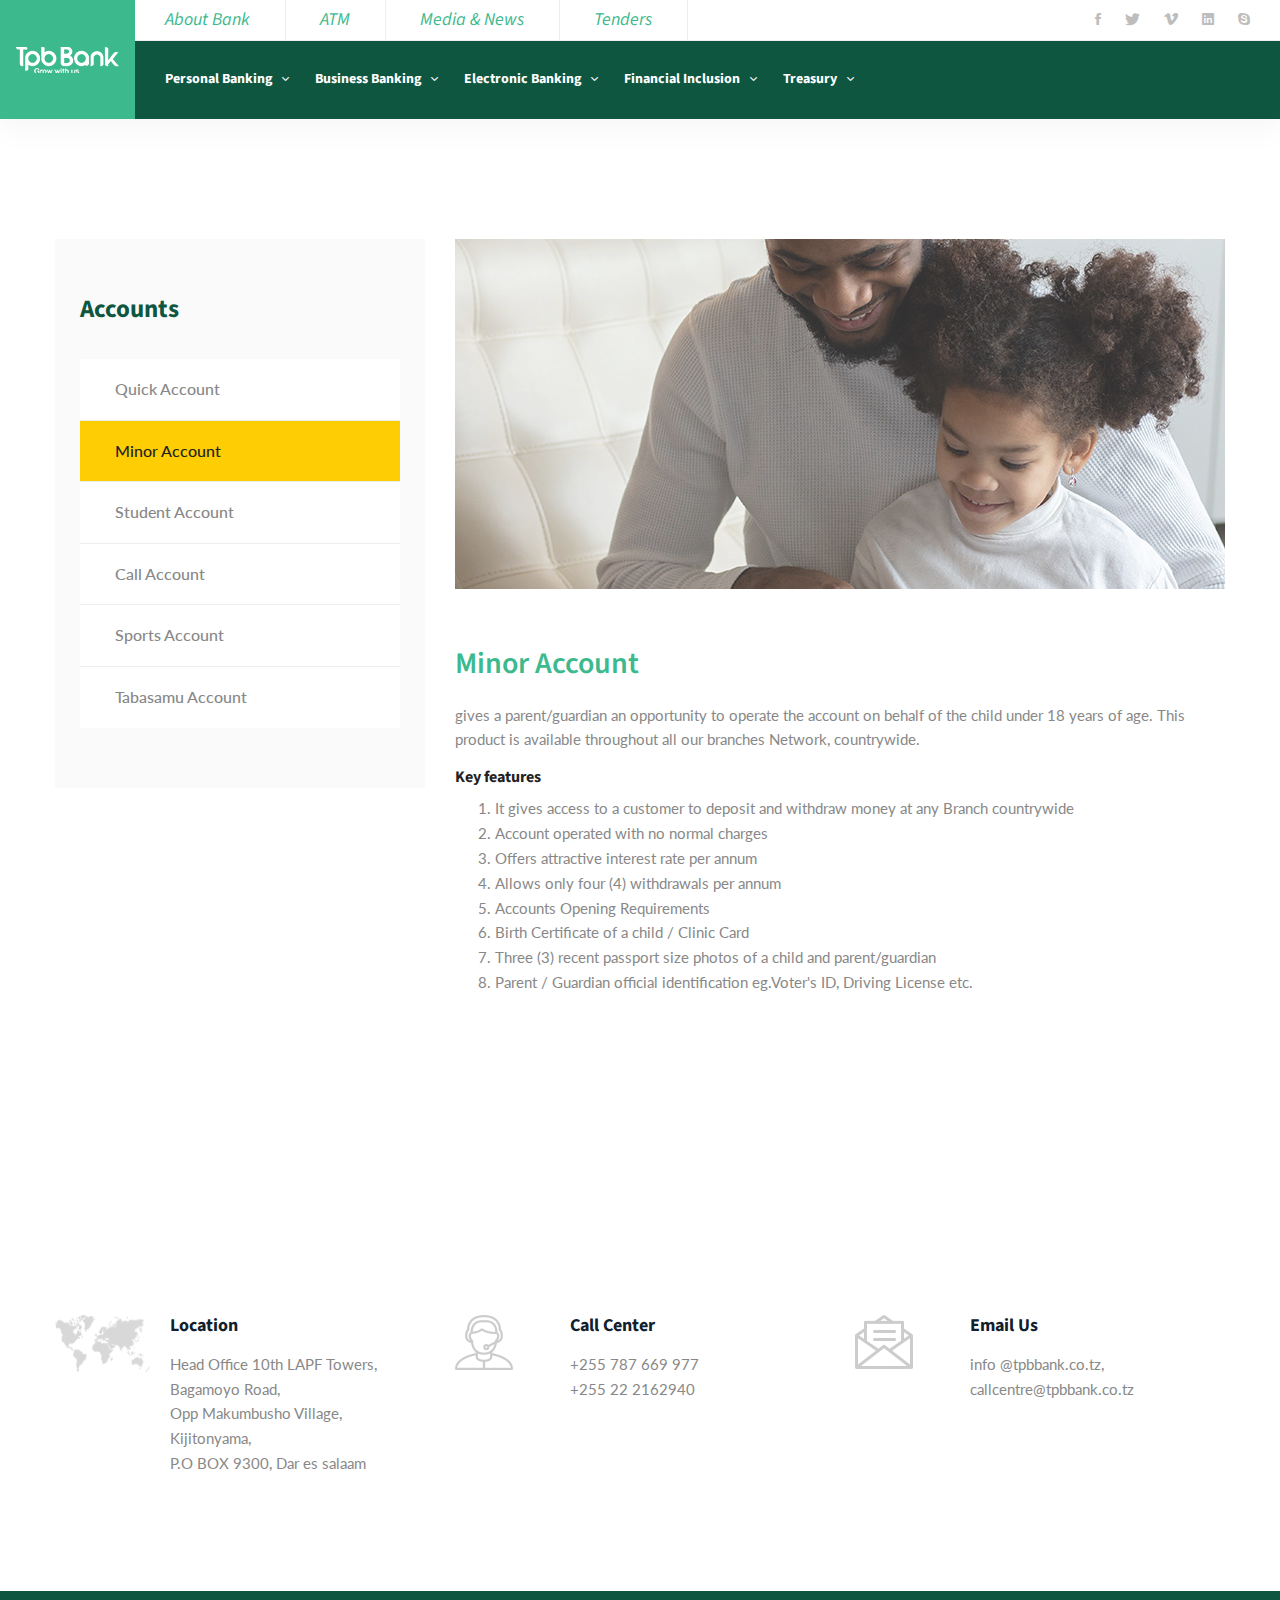
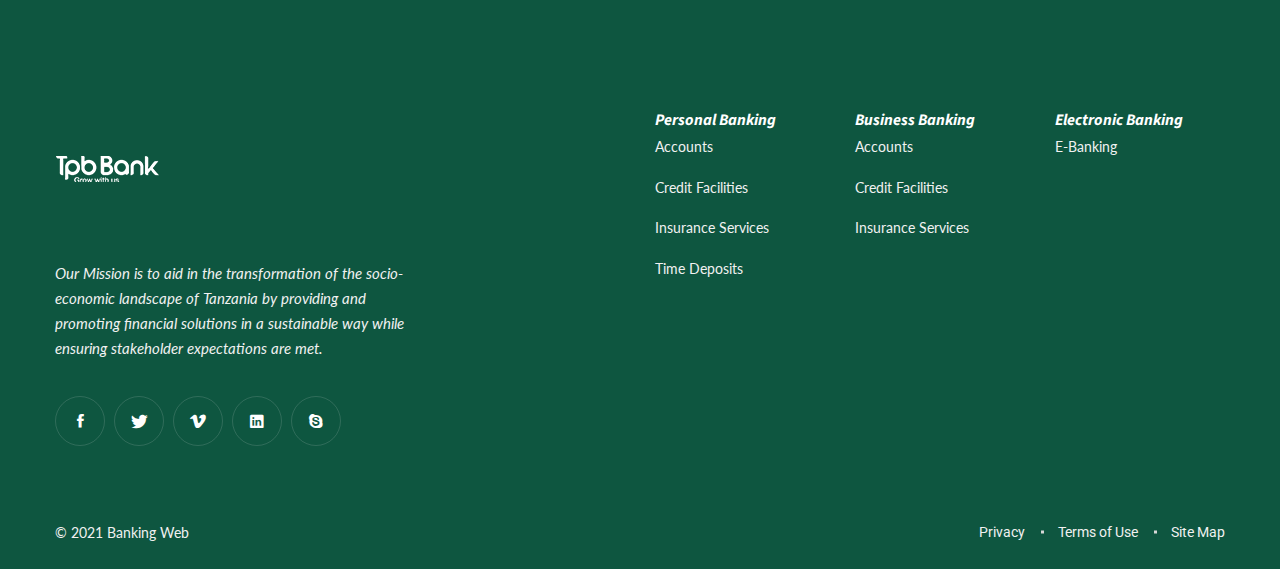
<file: account_minor.html>
<!DOCTYPE html>
<html class="no-js" lang="zxx">

<head>
    <meta charset="utf-8">
    <meta http-equiv="X-UA-Compatible" content="IE=edge">
    <title>Bank Update</title>
    <meta name="description" content="">
    <meta name="viewport" content="width=device-width, initial-scale=1">
    <!-- Favicon -->
    <link rel="icon" href="assets/img/favicon.png">

    <!-- CSS
    ============================================ -->

    <!-- Bootstrap CSS -->
    <link rel="stylesheet" href="assets/css/vendor/bootstrap.min.css">

    <!-- FontAwesome CSS -->
    <link rel="stylesheet" href="assets/css/vendor/font-awesome.min.css">

    <!-- Ionicons CSS -->
    <link rel="stylesheet" href="assets/css/vendor/ionicons.min.css">

    <!-- Flaticon CSS -->
    <link rel="stylesheet" href="assets/css/vendor/flaticon.min.css">

    <!-- Icomoon CSS -->
    <link rel="stylesheet" href="assets/css/vendor/icomoon.min.css">

    <!-- Tractor icon CSS -->
    <link rel="stylesheet" href="assets/css/vendor/tractor-icon.min.css">

    <!-- Swiper slider CSS -->
    <link rel="stylesheet" href="assets/css/plugins/swiper.min.css">

    <!-- Animate CSS -->
    <link rel="stylesheet" href="assets/css/plugins/animate.min.css">

    <!-- Light gallery CSS -->
    <link rel="stylesheet" href="assets/css/plugins/lightgallery.min.css">


    <!--GFonts-->
    <link rel="preconnect" href="https://fonts.gstatic.com">
    <link href="https://fonts.googleapis.com/css2?family=Lato:wght@200..900&family=Source+Sans+Pro:wght@200..900&display=swap" rel="stylesheet">





    <!-- Main Style CSS -->
    <link rel="stylesheet" href="assets/css/style-bank.css">
    <link rel="stylesheet" href="assets/css/bank.css">









    <!-- Revolution Slider CSS -->
    <link href="assets/revolution/css/settings.css" rel="stylesheet">
    <link href="assets/revolution/css/navigation.css" rel="stylesheet">
    <link href="assets/revolution/custom-setting.css" rel="stylesheet">


</head>

<body>
    <!--====================  End of preloader  ====================-->
    <!--====================  heaer area ====================-->
    <div class="header-area">
        <div class="header-area__desktop header-area__desktop--style3 position-relative">
            <!-- header wrapper -->
            <div class="header-wrapper header-wrapper--style3">
                <div class="header-wrapper--style3__logo">
                    <a href="#"><img src="assets/img/logo/logo-icon.png" class="img-fluid" alt=""></a>
                </div>
                <div class="header-wrapper--style3__header-right">
                    <div class="navigation-top--style3 border-bottom">
                        <div class="navigation-top--style3__left">
                            <ul class="topbar-info topbar-info--style2">
                                <li><a href="#" class="headerfont"  style="font-size: 12px"><i> About Bank</i></a>
                                </li>
                                <li><a href="#" class="headerfont"  style="font-size: 12px"><i> ATM </i></a>
                                </li>
                                <li><a href="#" class="headerfont"  style="font-size: 12px"><i> Media & News </i></a>
                                </li>
                                <li><a href="#" class="headerfont"  style="font-size: 12px"><i> Tenders </i></a>
                                </li>
                            </ul>
                        </div>
                        <div class="navigation-top--style3__right">
                            <div class="social-links social-links--white-topbar d-inline-block">
                                <ul>
                                    <li><a href="//facebook.com"><i class="ion-social-facebook"></i></a></li>
                                    <li><a href="//twitter.com"><i class="ion-social-twitter"></i></a></li>
                                    <li><a href="//vimeo.com"><i class="ion-social-vimeo"></i></a></li>
                                    <li><a href="//linkedin.com"><i class="ion-social-linkedin"></i></a></li>
                                    <li><a href="//skype.com"><i class="ion-social-skype"></i></a></li>
                                </ul>
                            </div>
                        </div>
                    </div>
                    <div class="header-navigation-wrapper header-navigation-wrapper--style3">
                        <div class="header-navigation-wrapper--style3__left">
                            <div class="header-navigation__nav header-navigation__nav--style3 position-static">
                                <nav>
                                    <ul>
                                        <li class="has-children">
                                            <a href="#" class="headerfont"  style="font-size: 14px">Personal Banking</a>
                                            <ul class="megamenu megamenu--tab">
                                                <li class="megamenu--tab__menu bg-img bg-img--menu" data-bg="assets/img/banks/nav_personal.jpg">
                                                    <nav>
                                                        <div class="nav nav-tabs flex-column" id="nav-tab" role="tablist">
                                                            <a class="nav-item nav-link active headerfont" id="item1-tab" data-toggle="tab" href="#item1" role="tab" aria-selected="true"><i>Personal Banking</i></a>
                                                            
                                                        </div>
                                                    </nav>
                                                </li>
                                                <li class="megamenu--tab__content tab-content">
                                                    <div class="tab-pane show active" id="item1" role="tabpanel" aria-labelledby="item1-tab">
                                                        <ul class="megamenu-tab-wrapper">
                                                            <li>
                                                                <h2 class="page-list-title headerfont">Accounts</h2>
                                                                <ul>
                                                                    <li><a href="#" class="reg_text" style="font-style:italic">Salary Account</a>
                                                                    </li>
                                                                    <li><a href="#" class="reg_text" style="font-style:italic">Quick Account
                                                                            </a></li>
                                                                    <li><a href="#" class="reg_text" style="font-style:italic">Minor Account</a></li>
                                                                    <li><a href="#" class="reg_text" style="font-style:italic">Students Account
                                                                        </a></li>
                                                                    <li><a href="#" class="reg_text" style="font-style:italic">Call Account
                                                                            </a></li>
                                                                    <li><a href="#" class="reg_text" style="font-style:italic">Sports Account
                                                                            </a></li>
                                                                    <li><a href="#" class="reg_text" style="font-style:italic">Tabasamu Account
                                                                            </a></li>
                                                                </ul>
                                                            </li>

                                                             <li>
                                                                <h2 class="page-list-title headerfont">Credit Facilities</h2>
                                                                <ul>
                                                                    <li><a href="#" class="reg_text" style="font-style:italic">Micro Loans</a>
                                                                    </li>
                                                                    <li><a href="#" class="reg_text" style="font-style:italic">Personal Loans
                                                                            </a></li>
                                                                </ul>
                                                            </li>

                                                             <li>
                                                                <h2 class="page-list-title headerfont">Insurance Services</h2>
                                                                <ul>
                                                                    <li><a href="#" class="reg_text" style="font-style:italic">Domestic Package</a>
                                                                    </li>
                                                                    <li><a href="#" class="reg_text" style="font-style:italic">Personal Insurance
                                                                            </a></li>
                                                                    <li><a href="#" class="reg_text" style="font-style:italic">Public Liability</a></li>
                                                                    <li><a href="#" class="reg_text" style="font-style:italic">Motor Policy
                                                                        </a></li>
                                                                   
                                                                </ul>
                                                            </li>

                                                             <li>
                                                                <h2 class="page-list-title headerfont">Time Deposits</h2>
                                                                <ul>
                                                                    <li><a href="#" class="reg_text" style="font-style:italic">WADU Plus</a>
                                                                    </li>
                                                                    <li><a href="#" class="reg_text" style="font-style:italic">Fixed Deposits
                                                                            </a></li>
                                                                </ul>
                                                            </li>

                                                           
                                                        </ul>
                                                    </div>
                                                </li>
                                            </ul>
                                        </li>

                                        <li class="has-children">
                                            <a href="#" class="headerfont"  style="font-size: 14px">Business Banking</a>
                                            <ul class="megamenu megamenu--tab">
                                                <li class="megamenu--tab__menu bg-img bg-img--menu" data-bg="assets/img/banks/nav_corporate.jpg">
                                                    <nav>
                                                        <div class="nav nav-tabs flex-column" id="nav-tab" role="tablist">
                                                            <a class="nav-item nav-link active headerfont" id="item1-tab" data-toggle="tab" href="#businessbank" role="tab" aria-selected="true"><i>Business Banking</i></a>
                                                            
                                                        </div>
                                                    </nav>
                                                </li>
                                                <li class="megamenu--tab__content tab-content">
                                                    <div class="tab-pane show active" id="businessbank" role="tabpanel" aria-labelledby="item1-tab">
                                                        <ul class="megamenu-tab-wrapper">
                                                            <li>
                                                                <h2 class="page-list-title headerfont">Accounts</h2>
                                                                <ul>
                                                                    <li><a href="#" class="reg_text" style="font-style:italic">Business Account</a>
                                                                    </li>
                                                                </ul>
                                                            </li>

                                                             <li>
                                                                <h2 class="page-list-title headerfont">Credit Facilities</h2>
                                                                <ul>
                                                                    <li><a href="#" class="reg_text" style="font-style:italic">SME Loans</a>
                                                                    </li>
                                                                </ul>
                                                            </li>

                                                             <li>
                                                                <h2 class="page-list-title headerfont">Insurance Services</h2>
                                                                <ul>
                                                                    <li><a href="#" class="reg_text" style="font-style:italic">Burglary Package</a>
                                                                    </li>
                                                                    <li><a href="#" class="reg_text" style="font-style:italic">Fidelity Guarantee Insurance
                                                                            </a></li>
                                                                    <li><a href="#" class="reg_text" style="font-style:italic">Money Insurance</a></li>
                                                                    <li><a href="#" class="reg_text" style="font-style:italic">Fire Insurance
                                                                        </a></li>
                                                                   
                                                                </ul>
                                                            </li>
                                                        </ul>
                                                    </div>
                                                </li>
                                            </ul>
                                        </li>

                                        <li class="has-children">
                                            <a href="#" class="headerfont"  style="font-size: 14px">Electronic Banking</a>
                                            <ul class="megamenu megamenu--tab">
                                                <li class="megamenu--tab__menu bg-img bg-img--menu" data-bg="assets/img/banks/nav_electronic_1.jpg">
                                                    <nav>
                                                        <div class="nav nav-tabs flex-column" id="nav-tab" role="tablist">
                                                            <a class="nav-item nav-link active headerfont" id="item1-tab" data-toggle="tab" href="#electronicbank" role="tab" aria-selected="true"><i>Electronic Banking</i></a>
                                                            
                                                        </div>
                                                    </nav>
                                                </li>
                                                <li class="megamenu--tab__content tab-content">
                                                    <div class="tab-pane show active" id="electronicbank" role="tabpanel" aria-labelledby="item1-tab">
                                                        <ul class="megamenu-tab-wrapper">
                                                            <li>
                                                                <h2 class="page-list-title headerfont">E-Banking</h2>
                                                                <ul>
                                                                    <li><a href="#" class="reg_text" style="font-style:italic">TPB POPOTE Mobile Banking</a>
                                                                    </li>
                                                                    <li><a href="#" class="reg_text" style="font-style:italic">TPB POPOTE Agency Banking</a>
                                                                    </li>
                                                                    <li><a href="#" class="reg_text" style="font-style:italic">TPB POPOTE ATMS</a>
                                                                    </li>
                                                                    <li><a href="#" class="reg_text" style="font-style:italic">TPB POPOTE Cards</a>
                                                                    </li>
                                                                    <li><a href="#" class="reg_text" style="font-style:italic">Internet Banking</a>
                                                                    </li>
                                                                </ul>
                                                            </li>

                                                             <li>
                                                                <h2 class="page-list-title headerfont">Bill Payment</h2>
                                                                <ul>
                                                                    <li><a href="#" class="reg_text" style="font-style:italic">TRA Tax Collection</a>
                                                                    </li>
                                                                    <li><a href="#" class="reg_text" style="font-style:italic">Fees Payment</a>
                                                                    </li>
                                                                </ul>
                                                            </li>

                                                             <li>
                                                                <h2 class="page-list-title headerfont">Money Transafer</h2>
                                                                <ul>
                                                                    <li><a href="#" class="reg_text" style="font-style:italic">Western Union</a>
                                                                    </li>
                                                                    <li><a href="#" class="reg_text" style="font-style:italic">TISS
                                                                            </a></li>
                                                                    <li><a href="#" class="reg_text" style="font-style:italic">Telegraphic Transfer - TT</a></li>
                                                                    <li><a href="#" class="reg_text" style="font-style:italic">EFT
                                                                        </a></li>
                                                                   
                                                                </ul>
                                                            </li>
                                                        </ul>
                                                    </div>
                                                </li>
                                            </ul>
                                        </li>

                                        <li class="has-children">
                                            <a href="#" class="headerfont"  style="font-size: 14px">Financial Inclusion</a>
                                            <ul class="megamenu megamenu--tab">
                                                <li class="megamenu--tab__menu bg-img bg-img--menu" data-bg="assets/img/banks/nav_fin_inc.jpg">
                                                    <nav>
                                                        <div class="nav nav-tabs flex-column" id="nav-tab" role="tablist">
                                                            <a class="nav-item nav-link active headerfont" id="item1-tab" data-toggle="tab" href="#financialinclusion" role="tab" aria-selected="true"><i>Financial Inclusion</i></a>
                                                            
                                                        </div>
                                                    </nav>
                                                </li>
                                                <li class="megamenu--tab__content tab-content">
                                                    <div class="tab-pane show active" id="financialinclusion" role="tabpanel" aria-labelledby="item1-tab">
                                                        <ul class="megamenu-tab-wrapper">
                                                            <li>
                                                                <h2 class="page-list-title headerfont">Group Banking</h2>
                                                                <ul>
                                                                    <li><a href="#" class="reg_text" style="font-style:italic">Informal Groups Account</a>
                                                                    </li>
                                                                    <li><a href="#" class="reg_text" style="font-style:italic">TPB POPOTE Agency Banking</a>
                                                                    </li>
                                                                    <li><a href="#" class="reg_text" style="font-style:italic">TPB VICCOBA Account</a>
                                                                    </li>
                                                                    <li><a href="#" class="reg_text" style="font-style:italic">TPB VSLA Account</a>
                                                                    </li>
                                                                    <li><a href="#" class="reg_text" style="font-style:italic">M-KOBA</a>
                                                                    </li>
                                                                </ul>
                                                            </li>
                                                        </ul>
                                                    </div>
                                                </li>
                                            </ul>
                                        </li>

                                        <li class="has-children">
                                            <a href="#" class="headerfont"  style="font-size: 14px">Treasury</a>
                                            <ul class="megamenu megamenu--tab">
                                                <li class="megamenu--tab__menu bg-img bg-img--menu" data-bg="assets/img/banks/nav_treasury.jpg">
                                                    <nav>
                                                        <div class="nav nav-tabs flex-column" id="nav-tab" role="tablist">
                                                            <a class="nav-item nav-link active headerfont" id="item1-tab" data-toggle="tab" href="#treasury" role="tab" aria-selected="true"><i>Treasury</i></a>
                                                            
                                                        </div>
                                                    </nav>
                                                </li>
                                                <li class="megamenu--tab__content tab-content">
                                                    <div class="tab-pane show active" id="treasury" role="tabpanel" aria-labelledby="item1-tab">
                                                        <ul class="megamenu-tab-wrapper">
                                                            <li>
                                                                <h2 class="page-list-title headerfont">Treasury Services</h2>
                                                                <ul>
                                                                    <li><a href="#" class="reg_text" style="font-style:italic">Foreign Exchange</a>
                                                                    </li>
                                                                    <li><a href="#" class="reg_text" style="font-style:italic">Notice Deposits</a>
                                                                    </li>
                                                                </ul>
                                                            </li>
                                                        </ul>
                                                    </div>
                                                </li>
                                            </ul>
                                        </li>
                                    </ul>
                                </nav>
                            </div>
                        </div>
                    </div>
                </div>
            </div>
        </div>

    </div>
    <!--====================  End of heaer area  ====================-->


    <!-- CONTENT -->







        <!--====================  page content wrapper ====================-->
    <div class="page-content-wrapper section-space--inner--120">
        <div class="container">
            <div class="row">
                <div class="col-lg-8 order-1 order-lg-2">
                    <div class="service-details-page-content">

                        <div class="service-details-rev-slider section-space--bottom--60">
                            <div id="rev_slider_13_1_wrapper" class="rev_slider_wrapper fullwidthbanner-container" data-alias="single-service" data-source="gallery" style="margin:0px auto;background:transparent;padding:0px;margin-top:0px;margin-bottom:0px;">
                                <!-- START REVOLUTION SLIDER 5.4.7 auto mode -->
                                <div id="rev_slider_13_1" class="rev_slider fullwidthabanner" style="display:none;" data-version="5.4.7">
                                    <ul>
                                        <!-- SLIDE  -->
                                        <li data-index="rs-31" data-transition="fade" data-slotamount="default" data-hideafterloop="0" data-hideslideonmobile="off" data-easein="default" data-easeout="default" data-masterspeed="300" data-rotate="0" data-saveperformance="off" data-title="Slide" data-param1="" data-param2="" data-param3="" data-param4="" data-param5="" data-param6="" data-param7="" data-param8="" data-param9="" data-param10="" data-description="">
                                            <!-- MAIN IMAGE -->
                                            <img src="assets/img/banks/minor_account.jpg" alt="" data-bgposition="center center" data-bgfit="cover" data-bgrepeat="no-repeat" class="rev-slidebg" data-no-retina>
                                            <!-- LAYERS -->
                                        </li>
                                    </ul>
                                    <div class="tp-bannertimer tp-bottom" style="visibility: hidden !important;"></div>
                                </div>
                            </div>
                            <!-- END REVOLUTION SLIDER -->
                        </div>

                        <div class="service-details-text-wrapper section-space--bottom--80">
                            <h1 class="title headerfont" style="font-weight: 600; color:#3cb98d;">Minor Account</h1>
                            <p class="reg_text">gives a parent/guardian an opportunity to operate the account on behalf of the child under 18 years of age. This product is available throughout all our branches Network, countrywide.</p>
                            <h4 class="headerfont">Key features</h4>
                            <ol class="reg_text">
                                <li> It gives access to a customer to deposit and withdraw money at any Branch countrywide</li>
                                <li> Account operated with no normal charges</li>
                                <li> Offers attractive interest rate per annum</li>
                                <li> Allows only four (4) withdrawals per annum</li>
                                <li> Accounts Opening Requirements</li>
                                <li> Birth Certificate of a child / Clinic Card</li>
                                <li> Three (3) recent passport size photos of a child and parent/guardian</li>
                                <li>Parent / Guardian official identification eg.Voter's ID, Driving License etc.</li>
                            </ol>
                        </div>
                    </div>
                </div>
                <div class="col-lg-4 order-2 order-lg-1">
                    <!-- page sidebar -->
                    <div class="page-sidebar">

                        <!-- single sidebar widget -->
                        <div class="single-sidebar-widget">
                            <h2 class="widget-title headerfont" style="color:#0e5640">Accounts</h2>
                            <ul class="sidebar-category">
                                <li><a href="#" class="reg_text">Quick Account</a></li>
                                <li class="active"><a href="#" class="reg_text">Minor Account</a></li>
                                <li><a href="#" class="reg_text">Student Account</a></li>
                                <li><a href="#" class="reg_text">Call Account</a></li>
                                <li><a href="#" class="reg_text">Sports Account</a></li>
                                <li><a href="#" class="reg_text">Tabasamu Account</a></li>
                            </ul>
                        </div>
                    </div>
                </div>
            </div>
        </div>
    </div>
    <!--====================  End of page content wrapper  ====================-->














     <!--====================  icon info area ====================-->
    <div class="icon-info-area section-space--inner--120">
        <div class="container">
            <div class="row">
                <div class="col-lg-12">
                    <div class="icon-info-wrapper">
                        <div class="row">
                            <div class="col-lg-4">
                                <div class="single-icon-info">
                                    <div class="single-icon-info__image">
                                        <img src="assets/img/icons/location.png" class="img-fluid" alt="">
                                    </div>
                                    <div class="single-icon-info__content">
                                        <h4 class="single-icon-info__title single-icon-info__title--black2 headerfont">Location</h4>
                                        <p class="single-icon-info__text reg_text">Head Office 10th LAPF Towers,<br>Bagamoyo Road, <br>Opp Makumbusho Village, Kijitonyama,<br>P.O BOX 9300, Dar es salaam</p>
                                    </div>
                                </div>
                            </div>
                            <div class="col-lg-4">
                                <div class="single-icon-info">
                                    <div class="single-icon-info__image">
                                        <img src="assets/img/icons/support-dark.png" class="img-fluid" alt="">
                                    </div>
                                    <div class="single-icon-info__content">
                                        <h4 class="single-icon-info__title single-icon-info__title--black2 headerfont">Call Center</h4>
                                        <p class="single-icon-info__text reg_text">+255 787 669 977<br> +255 22 2162940</p>
                                    </div>
                                </div>
                            </div>
                            <div class="col-lg-4">
                                <div class="single-icon-info">
                                    <div class="single-icon-info__image">
                                        <img src="assets/img/icons/message-dark.png" class="img-fluid" alt="">
                                    </div>
                                    <div class="single-icon-info__content">
                                        <h4 class="single-icon-info__title single-icon-info__title--black2 headerfont">Email Us</h4>
                                        <p class="single-icon-info__text reg_text">info @tpbbank.co.tz, <br> callcentre@tpbbank.co.tz</p>
                                    </div>
                                </div>
                            </div>
                        </div>
                    </div>
                </div>
            </div>
        </div>
    </div>
    <!--====================  End of icon info area  ====================-->

    <!--====================  footer area ====================-->
    <div class="footer-area section-space--inner--top--120 dark-bg--style2">
        <div class="container">
            <div class="row">
                <div class="col-lg-12">
                    <div class="footer-content-wrapper">
                        <div class="row">
                            <div class="col-lg-6 col-md-12">
                                <!-- footer intro wrapper -->
                                <div class="footer-intro-wrapper">
                                    <div class="footer-logo">
                                        <a href="#">
                                            <img src="assets/img/logo/logo-icon.png" class="img-fluid" alt="">
                                        </a>
                                    </div>
                                    <div class="footer-desc reg_text"><i>
                                        Our Mission is to aid in the transformation of the socio-economic landscape of Tanzania by providing and promoting financial solutions in a sustainable way while ensuring stakeholder expectations are met.</i>
                                    </div>
                                    <div class="social-links social-links--round-style">
                                        <ul>
                                            <li><a href="//facebook.com" data-tippy="Facebook" data-tippy-inertia="false" data-tippy-animation="shift-away" data-tippy-delay="50" data-tippy-arrow="true" data-tippy-theme="sharpborder__black" data-tippy-placement="top"><i class="ion-social-facebook"></i></a></li>
                                            <li><a href="//twitter.com" data-tippy="Twitter" data-tippy-inertia="false" data-tippy-animation="shift-away" data-tippy-delay="50" data-tippy-arrow="true" data-tippy-theme="sharpborder__black" data-tippy-placement="top"><i class="ion-social-twitter"></i></a></li>
                                            <li><a href="//vimeo.com" data-tippy="Vimeo" data-tippy-inertia="false" data-tippy-animation="shift-away" data-tippy-delay="50" data-tippy-arrow="true" data-tippy-theme="sharpborder__black" data-tippy-placement="top"><i class="ion-social-vimeo"></i></a></li>
                                            <li><a href="//linkedin.com" data-tippy="Linkedin" data-tippy-inertia="false" data-tippy-animation="shift-away" data-tippy-delay="50" data-tippy-arrow="true" data-tippy-theme="sharpborder__black" data-tippy-placement="top"><i class="ion-social-linkedin"></i></a></li>
                                            <li><a href="//skype.com" data-tippy="Skype" data-tippy-inertia="false" data-tippy-animation="shift-away" data-tippy-delay="50" data-tippy-arrow="true" data-tippy-theme="sharpborder__black" data-tippy-placement="top"><i class="ion-social-skype"></i></a></li>
                                        </ul>
                                    </div>
                                </div>
                            </div>
                            <div class="col-lg-2 col-md-4">
                                <!-- footer widget -->
                                <div class="footer-widget">
                                    <h3 class="headerfont" style="color: #fff;font-size: 16px"><i>Personal Banking</i></h3>
                                    <ul class="footer-widget__navigation">
                                        <li><a href="#" class="reg_text" style="font-size: 14px">Accounts</a></li>
                                        <li><a href="#" class="reg_text" style="font-size: 14px">Credit Facilities</a></li>
                                        <li><a href="#" class="reg_text" style="font-size: 14px">Insurance Services</a></li>
                                        <li><a href="#" class="reg_text" style="font-size: 14px">Time Deposits</a></li>
                                    </ul>
                                </div>
                            </div>
                            <div class="col-lg-2 col-md-4">
                                <!-- footer widget -->
                                <div class="footer-widget">
                                    <h3 class="headerfont" style="color: #fff;font-size: 16px"><i>Business Banking</i></h3>
                                    <ul class="footer-widget__navigation">
                                        <li><a href="#" class="reg_text" style="font-size: 14px">Accounts</a></li>
                                        <li><a href="#" class="reg_text" style="font-size: 14px">Credit Facilities</a></li>
                                        <li><a href="#" class="reg_text" style="font-size: 14px">Insurance Services</a></li>
                                    </ul>
                                </div>
                            </div>
                             <div class="col-lg-2 col-md-4">
                                <!-- footer widget -->
                                <div class="footer-widget">
                                    <h3 class="headerfont" style="color: #fff;font-size: 16px"><i>Electronic Banking</i></h3>
                                    <ul class="footer-widget__navigation">
                                        <li><a href="#" class="reg_text" style="font-size: 14px">E-Banking</a></li>
                                    </ul>
                                </div>
                            </div>
                        </div>
                    </div>
                </div>
            </div>
            <div class="row">
                <div class="col-lg-12">
                    <div class="footer-copyright-wrapper">
                        <div class="row">
                            <div class="col-md-6">
                                <div class="footer-copyright-left reg_text">
                                    &copy; 2021 Banking Web
                                </div>
                            </div>
                            <div class="col-md-6">
                                <div class="footer-copyright-right">
                                    <ul class="footer-copyright-right__navigation">
                                        <li><a href="#">Privacy</a></li>
                                        <li><a href="#">Terms of Use</a></li>
                                        <li><a href="#">Site Map</a></li>
                                    </ul>
                                </div>
                            </div>
                        </div>
                    </div>
                </div>
            </div>
        </div>
    </div>
    <!--====================  End of footer area  ====================-->
    <!--=======  overlay-navigation-menu  =======-->


    <!--=======  End of overlay-navigation-menu  =======-->
    <!--====================  scroll top ====================-->
    <a href="#" class="scroll-top" id="scroll-top">
        <i class="ion-android-arrow-up"></i>
    </a>
    <!--====================  End of scroll top  ====================-->
    <!-- JS
============================================ -->

    <!-- Modernizer JS -->
    <script src="assets/js/vendor/modernizr-2.8.3.min.js"></script>

    <!-- jQuery JS -->
    <script src="assets/js/vendor/jquery-3.5.1.min.js"></script>

    <!-- Bootstrap JS -->
    <script src="assets/js/vendor/bootstrap.min.js"></script>

    <!-- Popper JS -->
    <script src="assets/js/vendor/popper.min.js"></script>

    <!-- Swiper Slider JS -->
    <script src="assets/js/plugins/swiper.min.js"></script>

    <!-- Tippy JS -->
    <script src="assets/js/plugins/tippy.min.js"></script>

    <!-- Light gallery JS -->
    <script src="assets/js/plugins/lightgallery.min.js"></script>

    <!-- Light gallery video JS -->
    <script src="assets/js/plugins/lg-video.min.js"></script>

    <!-- Waypoints JS -->
    <script src="assets/js/plugins/waypoints.min.js"></script>

    <!-- Counter up JS -->
    <script src="assets/js/plugins/counterup.min.js"></script>

    <!-- Isotope JS -->
    <script src="assets/js/plugins/isotope.min.js"></script>

    <!-- Appear JS -->
    <script src="assets/js/plugins/appear.min.js"></script>

    <!-- Gmap3 JS -->
    <script src="assets/js/plugins/gmap3.min.js"></script>

    <!-- Mailchimp JS -->
    <script src="assets/js/plugins/mailchimp-ajax-submit.min.js"></script>


    <!-- Main JS -->
    <script src="assets/js/main.js"></script>


    <!-- Revolution Slider JS -->
    <script src="assets/revolution/js/jquery.themepunch.revolution.min.js"></script>
    <script src="assets/revolution/js/jquery.themepunch.tools.min.js"></script>
    <script src="assets/revolution/revolution-active.js"></script>

    <!-- SLIDER REVOLUTION 5.0 EXTENSIONS  (Load Extensions only on Local File Systems !  The following part can be removed on Server for On Demand Loading) -->
    <script src="assets/revolution/js/extensions/revolution.extension.kenburn.min.js"></script>
    <script src="assets/revolution/js/extensions/revolution.extension.slideanims.min.js"></script>
    <script src="assets/revolution/js/extensions/revolution.extension.actions.min.js"></script>
    <script src="assets/revolution/js/extensions/revolution.extension.layeranimation.min.js"></script>
    <script src="assets/revolution/js/extensions/revolution.extension.navigation.min.js"></script>
    <script src="assets/revolution/js/extensions/revolution.extension.parallax.min.js"></script>

</body>

</html>
</file>
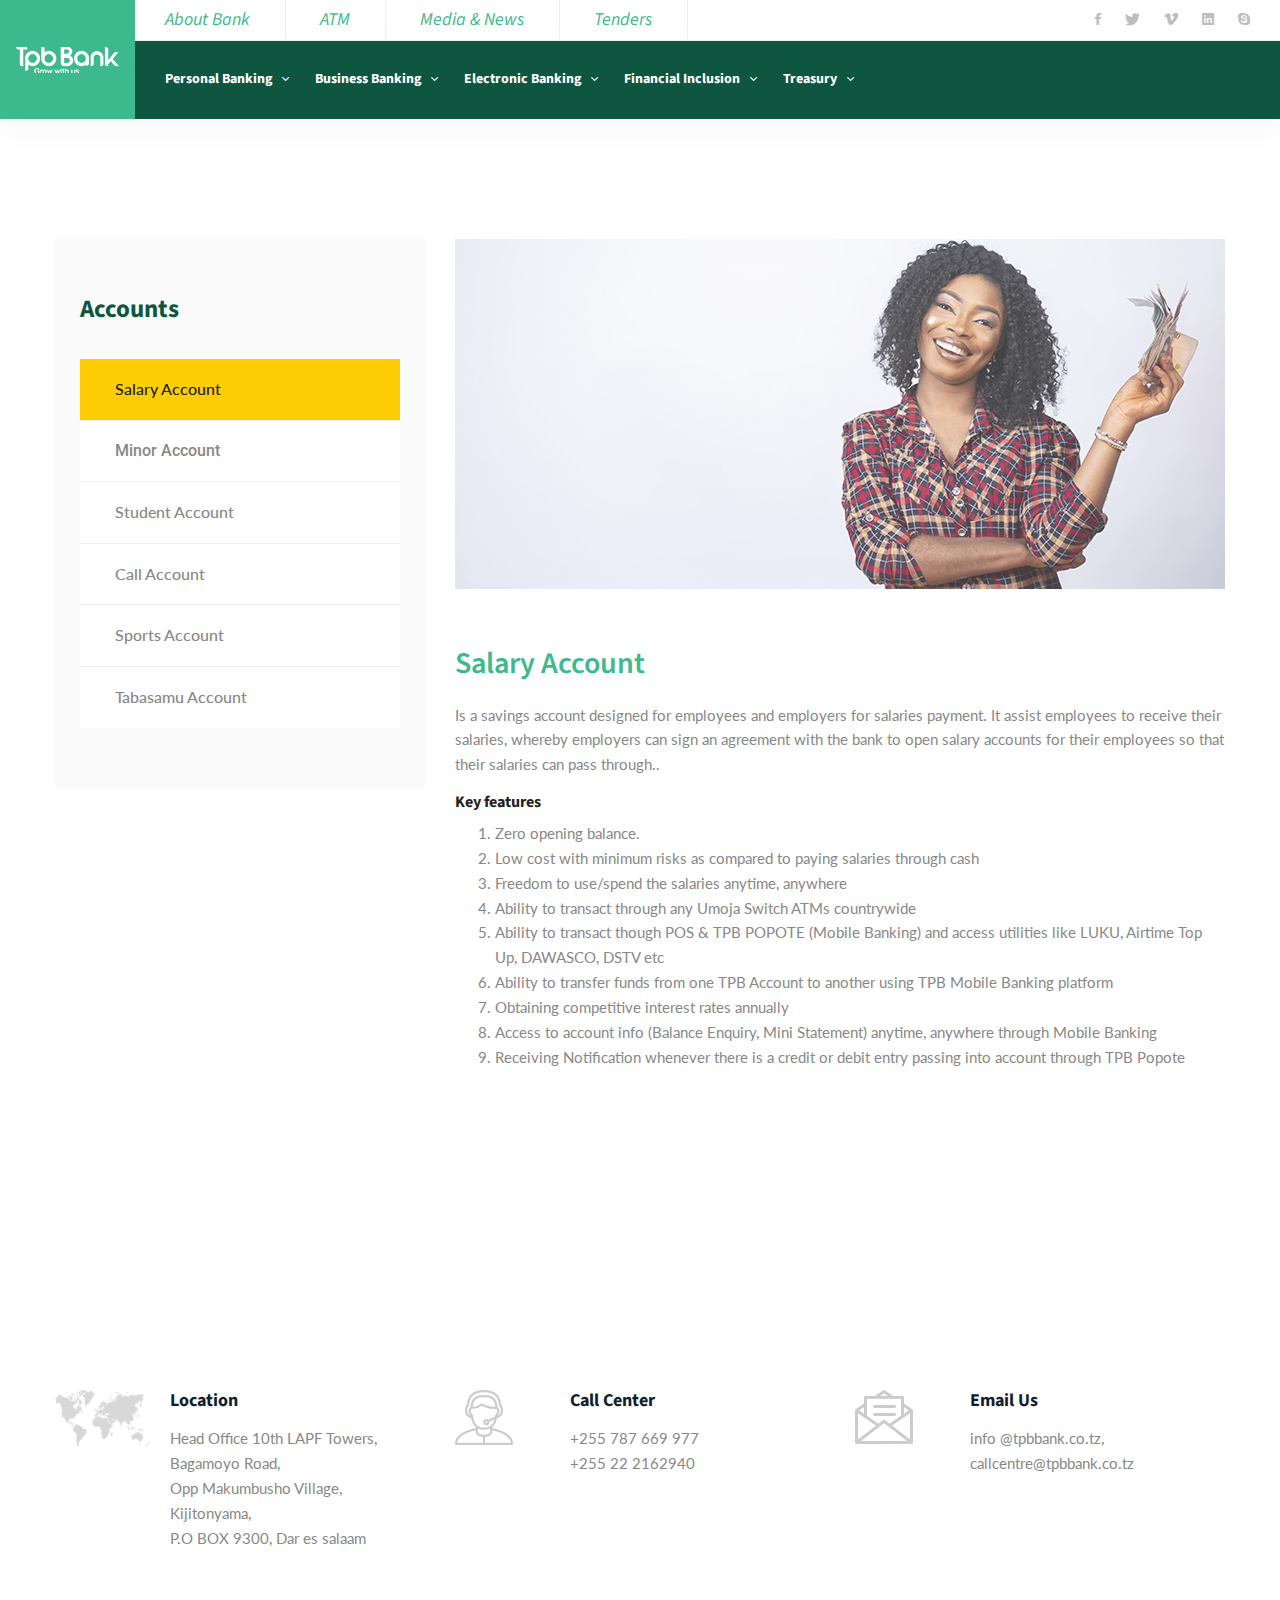
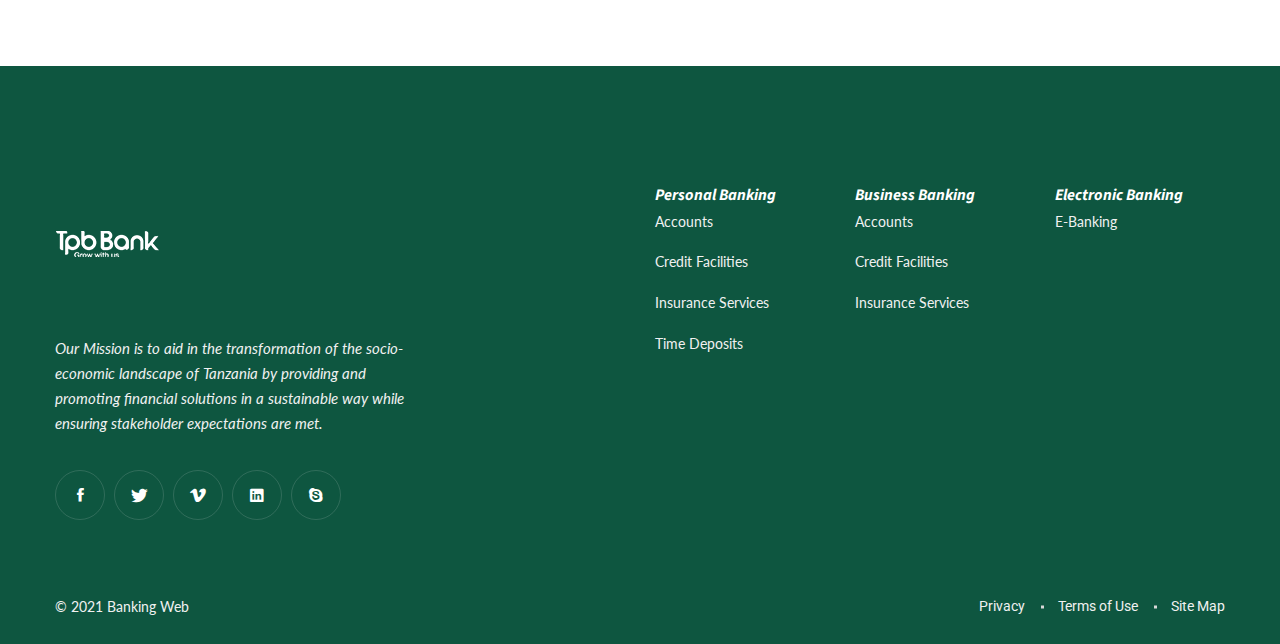
<file: account_salary.html>
<!DOCTYPE html>
<html class="no-js" lang="zxx">

<head>
    <meta charset="utf-8">
    <meta http-equiv="X-UA-Compatible" content="IE=edge">
    <title>Bank Update</title>
    <meta name="description" content="">
    <meta name="viewport" content="width=device-width, initial-scale=1">
    <!-- Favicon -->
    <link rel="icon" href="assets/img/favicon.png">

    <!-- CSS
    ============================================ -->

    <!-- Bootstrap CSS -->
    <link rel="stylesheet" href="assets/css/vendor/bootstrap.min.css">

    <!-- FontAwesome CSS -->
    <link rel="stylesheet" href="assets/css/vendor/font-awesome.min.css">

    <!-- Ionicons CSS -->
    <link rel="stylesheet" href="assets/css/vendor/ionicons.min.css">

    <!-- Flaticon CSS -->
    <link rel="stylesheet" href="assets/css/vendor/flaticon.min.css">

    <!-- Icomoon CSS -->
    <link rel="stylesheet" href="assets/css/vendor/icomoon.min.css">

    <!-- Tractor icon CSS -->
    <link rel="stylesheet" href="assets/css/vendor/tractor-icon.min.css">

    <!-- Swiper slider CSS -->
    <link rel="stylesheet" href="assets/css/plugins/swiper.min.css">

    <!-- Animate CSS -->
    <link rel="stylesheet" href="assets/css/plugins/animate.min.css">

    <!-- Light gallery CSS -->
    <link rel="stylesheet" href="assets/css/plugins/lightgallery.min.css">


    <!--GFonts-->
    <link rel="preconnect" href="https://fonts.gstatic.com">
    <link href="https://fonts.googleapis.com/css2?family=Lato:wght@200..900&family=Source+Sans+Pro:wght@200..900&display=swap" rel="stylesheet">





    <!-- Main Style CSS -->
    <link rel="stylesheet" href="assets/css/style-bank.css">
    <link rel="stylesheet" href="assets/css/bank.css">









    <!-- Revolution Slider CSS -->
    <link href="assets/revolution/css/settings.css" rel="stylesheet">
    <link href="assets/revolution/css/navigation.css" rel="stylesheet">
    <link href="assets/revolution/custom-setting.css" rel="stylesheet">


</head>

<body>
    <!--====================  End of preloader  ====================-->
    <!--====================  heaer area ====================-->
    <div class="header-area">
        <div class="header-area__desktop header-area__desktop--style3 position-relative">
            <!-- header wrapper -->
            <div class="header-wrapper header-wrapper--style3">
                <div class="header-wrapper--style3__logo">
                    <a href="#"><img src="assets/img/logo/logo-icon.png" class="img-fluid" alt=""></a>
                </div>
                <div class="header-wrapper--style3__header-right">
                    <div class="navigation-top--style3 border-bottom">
                        <div class="navigation-top--style3__left">
                            <ul class="topbar-info topbar-info--style2">
                                <li><a href="#" class="headerfont"  style="font-size: 12px"><i> About Bank</i></a>
                                </li>
                                <li><a href="#" class="headerfont"  style="font-size: 12px"><i> ATM </i></a>
                                </li>
                                <li><a href="#" class="headerfont"  style="font-size: 12px"><i> Media & News </i></a>
                                </li>
                                <li><a href="#" class="headerfont"  style="font-size: 12px"><i> Tenders </i></a>
                                </li>
                            </ul>
                        </div>
                        <div class="navigation-top--style3__right">
                            <div class="social-links social-links--white-topbar d-inline-block">
                                <ul>
                                    <li><a href="//facebook.com"><i class="ion-social-facebook"></i></a></li>
                                    <li><a href="//twitter.com"><i class="ion-social-twitter"></i></a></li>
                                    <li><a href="//vimeo.com"><i class="ion-social-vimeo"></i></a></li>
                                    <li><a href="//linkedin.com"><i class="ion-social-linkedin"></i></a></li>
                                    <li><a href="//skype.com"><i class="ion-social-skype"></i></a></li>
                                </ul>
                            </div>
                        </div>
                    </div>
                    <div class="header-navigation-wrapper header-navigation-wrapper--style3">
                        <div class="header-navigation-wrapper--style3__left">
                            <div class="header-navigation__nav header-navigation__nav--style3 position-static">
                                <nav>
                                    <ul>
                                        <li class="has-children">
                                            <a href="#" class="headerfont"  style="font-size: 14px">Personal Banking</a>
                                            <ul class="megamenu megamenu--tab">
                                                <li class="megamenu--tab__menu bg-img bg-img--menu" data-bg="assets/img/banks/nav_personal.jpg">
                                                    <nav>
                                                        <div class="nav nav-tabs flex-column" id="nav-tab" role="tablist">
                                                            <a class="nav-item nav-link active headerfont" id="item1-tab" data-toggle="tab" href="#item1" role="tab" aria-selected="true"><i>Personal Banking</i></a>
                                                            
                                                        </div>
                                                    </nav>
                                                </li>
                                                <li class="megamenu--tab__content tab-content">
                                                    <div class="tab-pane show active" id="item1" role="tabpanel" aria-labelledby="item1-tab">
                                                        <ul class="megamenu-tab-wrapper">
                                                            <li>
                                                                <h2 class="page-list-title headerfont">Accounts</h2>
                                                                <ul>
                                                                    <li><a href="#" class="reg_text" style="font-style:italic">Salary Account</a>
                                                                    </li>
                                                                    <li><a href="#" class="reg_text" style="font-style:italic">Quick Account
                                                                            </a></li>
                                                                    <li><a href="#" class="reg_text" style="font-style:italic">Minor Account</a></li>
                                                                    <li><a href="#" class="reg_text" style="font-style:italic">Students Account
                                                                        </a></li>
                                                                    <li><a href="#" class="reg_text" style="font-style:italic">Call Account
                                                                            </a></li>
                                                                    <li><a href="#" class="reg_text" style="font-style:italic">Sports Account
                                                                            </a></li>
                                                                    <li><a href="#" class="reg_text" style="font-style:italic">Tabasamu Account
                                                                            </a></li>
                                                                </ul>
                                                            </li>

                                                             <li>
                                                                <h2 class="page-list-title headerfont">Credit Facilities</h2>
                                                                <ul>
                                                                    <li><a href="#" class="reg_text" style="font-style:italic">Micro Loans</a>
                                                                    </li>
                                                                    <li><a href="#" class="reg_text" style="font-style:italic">Personal Loans
                                                                            </a></li>
                                                                </ul>
                                                            </li>

                                                             <li>
                                                                <h2 class="page-list-title headerfont">Insurance Services</h2>
                                                                <ul>
                                                                    <li><a href="#" class="reg_text" style="font-style:italic">Domestic Package</a>
                                                                    </li>
                                                                    <li><a href="#" class="reg_text" style="font-style:italic">Personal Insurance
                                                                            </a></li>
                                                                    <li><a href="#" class="reg_text" style="font-style:italic">Public Liability</a></li>
                                                                    <li><a href="#" class="reg_text" style="font-style:italic">Motor Policy
                                                                        </a></li>
                                                                   
                                                                </ul>
                                                            </li>

                                                             <li>
                                                                <h2 class="page-list-title headerfont">Time Deposits</h2>
                                                                <ul>
                                                                    <li><a href="#" class="reg_text" style="font-style:italic">WADU Plus</a>
                                                                    </li>
                                                                    <li><a href="#" class="reg_text" style="font-style:italic">Fixed Deposits
                                                                            </a></li>
                                                                </ul>
                                                            </li>

                                                           
                                                        </ul>
                                                    </div>
                                                </li>
                                            </ul>
                                        </li>

                                        <li class="has-children">
                                            <a href="#" class="headerfont"  style="font-size: 14px">Business Banking</a>
                                            <ul class="megamenu megamenu--tab">
                                                <li class="megamenu--tab__menu bg-img bg-img--menu" data-bg="assets/img/banks/nav_corporate.jpg">
                                                    <nav>
                                                        <div class="nav nav-tabs flex-column" id="nav-tab" role="tablist">
                                                            <a class="nav-item nav-link active headerfont" id="item1-tab" data-toggle="tab" href="#businessbank" role="tab" aria-selected="true"><i>Business Banking</i></a>
                                                            
                                                        </div>
                                                    </nav>
                                                </li>
                                                <li class="megamenu--tab__content tab-content">
                                                    <div class="tab-pane show active" id="businessbank" role="tabpanel" aria-labelledby="item1-tab">
                                                        <ul class="megamenu-tab-wrapper">
                                                            <li>
                                                                <h2 class="page-list-title headerfont">Accounts</h2>
                                                                <ul>
                                                                    <li><a href="#" class="reg_text" style="font-style:italic">Business Account</a>
                                                                    </li>
                                                                </ul>
                                                            </li>

                                                             <li>
                                                                <h2 class="page-list-title headerfont">Credit Facilities</h2>
                                                                <ul>
                                                                    <li><a href="#" class="reg_text" style="font-style:italic">SME Loans</a>
                                                                    </li>
                                                                </ul>
                                                            </li>

                                                             <li>
                                                                <h2 class="page-list-title headerfont">Insurance Services</h2>
                                                                <ul>
                                                                    <li><a href="#" class="reg_text" style="font-style:italic">Burglary Package</a>
                                                                    </li>
                                                                    <li><a href="#" class="reg_text" style="font-style:italic">Fidelity Guarantee Insurance
                                                                            </a></li>
                                                                    <li><a href="#" class="reg_text" style="font-style:italic">Money Insurance</a></li>
                                                                    <li><a href="#" class="reg_text" style="font-style:italic">Fire Insurance
                                                                        </a></li>
                                                                   
                                                                </ul>
                                                            </li>
                                                        </ul>
                                                    </div>
                                                </li>
                                            </ul>
                                        </li>

                                        <li class="has-children">
                                            <a href="#" class="headerfont"  style="font-size: 14px">Electronic Banking</a>
                                            <ul class="megamenu megamenu--tab">
                                                <li class="megamenu--tab__menu bg-img bg-img--menu" data-bg="assets/img/banks/nav_electronic_1.jpg">
                                                    <nav>
                                                        <div class="nav nav-tabs flex-column" id="nav-tab" role="tablist">
                                                            <a class="nav-item nav-link active headerfont" id="item1-tab" data-toggle="tab" href="#electronicbank" role="tab" aria-selected="true"><i>Electronic Banking</i></a>
                                                            
                                                        </div>
                                                    </nav>
                                                </li>
                                                <li class="megamenu--tab__content tab-content">
                                                    <div class="tab-pane show active" id="electronicbank" role="tabpanel" aria-labelledby="item1-tab">
                                                        <ul class="megamenu-tab-wrapper">
                                                            <li>
                                                                <h2 class="page-list-title headerfont">E-Banking</h2>
                                                                <ul>
                                                                    <li><a href="#" class="reg_text" style="font-style:italic">TPB POPOTE Mobile Banking</a>
                                                                    </li>
                                                                    <li><a href="#" class="reg_text" style="font-style:italic">TPB POPOTE Agency Banking</a>
                                                                    </li>
                                                                    <li><a href="#" class="reg_text" style="font-style:italic">TPB POPOTE ATMS</a>
                                                                    </li>
                                                                    <li><a href="#" class="reg_text" style="font-style:italic">TPB POPOTE Cards</a>
                                                                    </li>
                                                                    <li><a href="#" class="reg_text" style="font-style:italic">Internet Banking</a>
                                                                    </li>
                                                                </ul>
                                                            </li>

                                                             <li>
                                                                <h2 class="page-list-title headerfont">Bill Payment</h2>
                                                                <ul>
                                                                    <li><a href="#" class="reg_text" style="font-style:italic">TRA Tax Collection</a>
                                                                    </li>
                                                                    <li><a href="#" class="reg_text" style="font-style:italic">Fees Payment</a>
                                                                    </li>
                                                                </ul>
                                                            </li>

                                                             <li>
                                                                <h2 class="page-list-title headerfont">Money Transafer</h2>
                                                                <ul>
                                                                    <li><a href="#" class="reg_text" style="font-style:italic">Western Union</a>
                                                                    </li>
                                                                    <li><a href="#" class="reg_text" style="font-style:italic">TISS
                                                                            </a></li>
                                                                    <li><a href="#" class="reg_text" style="font-style:italic">Telegraphic Transfer - TT</a></li>
                                                                    <li><a href="#" class="reg_text" style="font-style:italic">EFT
                                                                        </a></li>
                                                                   
                                                                </ul>
                                                            </li>
                                                        </ul>
                                                    </div>
                                                </li>
                                            </ul>
                                        </li>

                                        <li class="has-children">
                                            <a href="#" class="headerfont"  style="font-size: 14px">Financial Inclusion</a>
                                            <ul class="megamenu megamenu--tab">
                                                <li class="megamenu--tab__menu bg-img bg-img--menu" data-bg="assets/img/banks/nav_fin_inc.jpg">
                                                    <nav>
                                                        <div class="nav nav-tabs flex-column" id="nav-tab" role="tablist">
                                                            <a class="nav-item nav-link active headerfont" id="item1-tab" data-toggle="tab" href="#financialinclusion" role="tab" aria-selected="true"><i>Financial Inclusion</i></a>
                                                            
                                                        </div>
                                                    </nav>
                                                </li>
                                                <li class="megamenu--tab__content tab-content">
                                                    <div class="tab-pane show active" id="financialinclusion" role="tabpanel" aria-labelledby="item1-tab">
                                                        <ul class="megamenu-tab-wrapper">
                                                            <li>
                                                                <h2 class="page-list-title headerfont">Group Banking</h2>
                                                                <ul>
                                                                    <li><a href="#" class="reg_text" style="font-style:italic">Informal Groups Account</a>
                                                                    </li>
                                                                    <li><a href="#" class="reg_text" style="font-style:italic">TPB POPOTE Agency Banking</a>
                                                                    </li>
                                                                    <li><a href="#" class="reg_text" style="font-style:italic">TPB VICCOBA Account</a>
                                                                    </li>
                                                                    <li><a href="#" class="reg_text" style="font-style:italic">TPB VSLA Account</a>
                                                                    </li>
                                                                    <li><a href="#" class="reg_text" style="font-style:italic">M-KOBA</a>
                                                                    </li>
                                                                </ul>
                                                            </li>
                                                        </ul>
                                                    </div>
                                                </li>
                                            </ul>
                                        </li>

                                        <li class="has-children">
                                            <a href="#" class="headerfont"  style="font-size: 14px">Treasury</a>
                                            <ul class="megamenu megamenu--tab">
                                                <li class="megamenu--tab__menu bg-img bg-img--menu" data-bg="assets/img/banks/nav_treasury.jpg">
                                                    <nav>
                                                        <div class="nav nav-tabs flex-column" id="nav-tab" role="tablist">
                                                            <a class="nav-item nav-link active headerfont" id="item1-tab" data-toggle="tab" href="#treasury" role="tab" aria-selected="true"><i>Treasury</i></a>
                                                            
                                                        </div>
                                                    </nav>
                                                </li>
                                                <li class="megamenu--tab__content tab-content">
                                                    <div class="tab-pane show active" id="treasury" role="tabpanel" aria-labelledby="item1-tab">
                                                        <ul class="megamenu-tab-wrapper">
                                                            <li>
                                                                <h2 class="page-list-title headerfont">Treasury Services</h2>
                                                                <ul>
                                                                    <li><a href="#" class="reg_text" style="font-style:italic">Foreign Exchange</a>
                                                                    </li>
                                                                    <li><a href="#" class="reg_text" style="font-style:italic">Notice Deposits</a>
                                                                    </li>
                                                                </ul>
                                                            </li>
                                                        </ul>
                                                    </div>
                                                </li>
                                            </ul>
                                        </li>
                                    </ul>
                                </nav>
                            </div>
                        </div>
                    </div>
                </div>
            </div>
        </div>

    </div>
    <!--====================  End of heaer area  ====================-->




    <!-- CONTENT -->







        <!--====================  page content wrapper ====================-->
    <div class="page-content-wrapper section-space--inner--120">
        <div class="container">
            <div class="row">
                <div class="col-lg-8 order-1 order-lg-2">
                    <div class="service-details-page-content">

                        <div class="service-details-rev-slider section-space--bottom--60">
                            <div id="rev_slider_13_1_wrapper" class="rev_slider_wrapper fullwidthbanner-container" data-alias="single-service" data-source="gallery" style="margin:0px auto;background:transparent;padding:0px;margin-top:0px;margin-bottom:0px;">
                                <!-- START REVOLUTION SLIDER 5.4.7 auto mode -->
                                <div id="rev_slider_13_1" class="rev_slider fullwidthabanner" style="display:none;" data-version="5.4.7">
                                    <ul>
                                        <!-- SLIDE  -->
                                        <li data-index="rs-31" data-transition="fade" data-slotamount="default" data-hideafterloop="0" data-hideslideonmobile="off" data-easein="default" data-easeout="default" data-masterspeed="300" data-rotate="0" data-saveperformance="off" data-title="Slide" data-param1="" data-param2="" data-param3="" data-param4="" data-param5="" data-param6="" data-param7="" data-param8="" data-param9="" data-param10="" data-description="">
                                            <!-- MAIN IMAGE -->
                                            <img src="assets/img/banks/salary_account.jpg" alt="" data-bgposition="center center" data-bgfit="cover" data-bgrepeat="no-repeat" class="rev-slidebg" data-no-retina>
                                            <!-- LAYERS -->
                                        </li>
                                    </ul>
                                    <div class="tp-bannertimer tp-bottom" style="visibility: hidden !important;"></div>
                                </div>
                            </div>
                            <!-- END REVOLUTION SLIDER -->
                        </div>

                        <div class="service-details-text-wrapper section-space--bottom--80">
                            <h1 class="title headerfont"  style="font-weight: 600; color:#3cb98d;">Salary Account</h1>
                            <p class="reg_text">Is a savings account designed for employees and employers for salaries payment. It assist employees to receive their salaries, whereby employers can sign an agreement with the bank to open salary accounts for their employees so that their salaries can pass through..</p>
                            <h4 class="headerfont">Key features</h4>
                            <ol class="reg_text">
                                    <li>Zero opening balance.</li>
                                    <li>Low cost with minimum risks as compared to paying salaries through cash</li>
                                    <li>Freedom to use/spend the salaries anytime, anywhere</li>
                                    <li>Ability to transact through any Umoja Switch ATMs countrywide</li>
                                    <li>Ability to transact though POS & TPB POPOTE (Mobile Banking) and access utilities like LUKU, Airtime Top Up, DAWASCO, DSTV etc</li>
                                    <li>Ability to transfer funds from one TPB Account to another using TPB Mobile Banking platform</li>
                                    <li>Obtaining competitive interest rates annually</li>
                                    <li>Access to account info (Balance Enquiry, Mini Statement) anytime, anywhere through Mobile Banking
                                    </li>
                                    <li>Receiving Notification whenever there is a credit or debit entry passing into account through TPB Popote</li>
                            </ol>
                        </div>
                    </div>
                </div>
                <div class="col-lg-4 order-2 order-lg-1">
                    <!-- page sidebar -->
                    <div class="page-sidebar">

                        <!-- single sidebar widget -->
                        <div class="single-sidebar-widget">
                            <h2 class="widget-title headerfont" style="color:#0e5640">Accounts</h2>
                            <ul class="sidebar-category">
                                <li class="active"><a href="#" class="active reg_text">Salary Account</a></li>
                                <li><a href="#">Minor Account</a></li>
                                <li><a href="#" class="reg_text">Student Account</a></li>
                                <li><a href="#" class="reg_text">Call Account</a></li>
                                <li><a href="#" class="reg_text">Sports Account</a></li>
                                <li><a href="#" class="reg_text">Tabasamu Account</a></li>
                            </ul>
                        </div>
                    </div>
                </div>
            </div>
        </div>
    </div>
    <!--====================  End of page content wrapper  ====================-->














      <!--====================  icon info area ====================-->
    <div class="icon-info-area section-space--inner--120">
        <div class="container">
            <div class="row">
                <div class="col-lg-12">
                    <div class="icon-info-wrapper">
                        <div class="row">
                            <div class="col-lg-4">
                                <div class="single-icon-info">
                                    <div class="single-icon-info__image">
                                        <img src="assets/img/icons/location.png" class="img-fluid" alt="">
                                    </div>
                                    <div class="single-icon-info__content">
                                        <h4 class="single-icon-info__title single-icon-info__title--black2 headerfont">Location</h4>
                                        <p class="single-icon-info__text reg_text">Head Office 10th LAPF Towers,<br>Bagamoyo Road, <br>Opp Makumbusho Village, Kijitonyama,<br>P.O BOX 9300, Dar es salaam</p>
                                    </div>
                                </div>
                            </div>
                            <div class="col-lg-4">
                                <div class="single-icon-info">
                                    <div class="single-icon-info__image">
                                        <img src="assets/img/icons/support-dark.png" class="img-fluid" alt="">
                                    </div>
                                    <div class="single-icon-info__content">
                                        <h4 class="single-icon-info__title single-icon-info__title--black2 headerfont">Call Center</h4>
                                        <p class="single-icon-info__text reg_text">+255 787 669 977<br> +255 22 2162940</p>
                                    </div>
                                </div>
                            </div>
                            <div class="col-lg-4">
                                <div class="single-icon-info">
                                    <div class="single-icon-info__image">
                                        <img src="assets/img/icons/message-dark.png" class="img-fluid" alt="">
                                    </div>
                                    <div class="single-icon-info__content">
                                        <h4 class="single-icon-info__title single-icon-info__title--black2 headerfont">Email Us</h4>
                                        <p class="single-icon-info__text reg_text">info @tpbbank.co.tz, <br> callcentre@tpbbank.co.tz</p>
                                    </div>
                                </div>
                            </div>
                        </div>
                    </div>
                </div>
            </div>
        </div>
    </div>
    <!--====================  End of icon info area  ====================-->

    <!--====================  footer area ====================-->
    <div class="footer-area section-space--inner--top--120 dark-bg--style2">
        <div class="container">
            <div class="row">
                <div class="col-lg-12">
                    <div class="footer-content-wrapper">
                        <div class="row">
                            <div class="col-lg-6 col-md-12">
                                <!-- footer intro wrapper -->
                                <div class="footer-intro-wrapper">
                                    <div class="footer-logo">
                                        <a href="#">
                                            <img src="assets/img/logo/logo-icon.png" class="img-fluid" alt="">
                                        </a>
                                    </div>
                                    <div class="footer-desc reg_text"><i>
                                        Our Mission is to aid in the transformation of the socio-economic landscape of Tanzania by providing and promoting financial solutions in a sustainable way while ensuring stakeholder expectations are met.</i>
                                    </div>
                                    <div class="social-links social-links--round-style">
                                        <ul>
                                            <li><a href="//facebook.com" data-tippy="Facebook" data-tippy-inertia="false" data-tippy-animation="shift-away" data-tippy-delay="50" data-tippy-arrow="true" data-tippy-theme="sharpborder__black" data-tippy-placement="top"><i class="ion-social-facebook"></i></a></li>
                                            <li><a href="//twitter.com" data-tippy="Twitter" data-tippy-inertia="false" data-tippy-animation="shift-away" data-tippy-delay="50" data-tippy-arrow="true" data-tippy-theme="sharpborder__black" data-tippy-placement="top"><i class="ion-social-twitter"></i></a></li>
                                            <li><a href="//vimeo.com" data-tippy="Vimeo" data-tippy-inertia="false" data-tippy-animation="shift-away" data-tippy-delay="50" data-tippy-arrow="true" data-tippy-theme="sharpborder__black" data-tippy-placement="top"><i class="ion-social-vimeo"></i></a></li>
                                            <li><a href="//linkedin.com" data-tippy="Linkedin" data-tippy-inertia="false" data-tippy-animation="shift-away" data-tippy-delay="50" data-tippy-arrow="true" data-tippy-theme="sharpborder__black" data-tippy-placement="top"><i class="ion-social-linkedin"></i></a></li>
                                            <li><a href="//skype.com" data-tippy="Skype" data-tippy-inertia="false" data-tippy-animation="shift-away" data-tippy-delay="50" data-tippy-arrow="true" data-tippy-theme="sharpborder__black" data-tippy-placement="top"><i class="ion-social-skype"></i></a></li>
                                        </ul>
                                    </div>
                                </div>
                            </div>
                            <div class="col-lg-2 col-md-4">
                                <!-- footer widget -->
                                <div class="footer-widget">
                                    <h3 class="headerfont" style="color: #fff;font-size: 16px"><i>Personal Banking</i></h3>
                                    <ul class="footer-widget__navigation">
                                        <li><a href="#" class="reg_text" style="font-size: 14px">Accounts</a></li>
                                        <li><a href="#" class="reg_text" style="font-size: 14px">Credit Facilities</a></li>
                                        <li><a href="#" class="reg_text" style="font-size: 14px">Insurance Services</a></li>
                                        <li><a href="#" class="reg_text" style="font-size: 14px">Time Deposits</a></li>
                                    </ul>
                                </div>
                            </div>
                            <div class="col-lg-2 col-md-4">
                                <!-- footer widget -->
                                <div class="footer-widget">
                                    <h3 class="headerfont" style="color: #fff;font-size: 16px"><i>Business Banking</i></h3>
                                    <ul class="footer-widget__navigation">
                                        <li><a href="#" class="reg_text" style="font-size: 14px">Accounts</a></li>
                                        <li><a href="#" class="reg_text" style="font-size: 14px">Credit Facilities</a></li>
                                        <li><a href="#" class="reg_text" style="font-size: 14px">Insurance Services</a></li>
                                    </ul>
                                </div>
                            </div>
                             <div class="col-lg-2 col-md-4">
                                <!-- footer widget -->
                                <div class="footer-widget">
                                    <h3 class="headerfont" style="color: #fff;font-size: 16px"><i>Electronic Banking</i></h3>
                                    <ul class="footer-widget__navigation">
                                        <li><a href="#" class="reg_text" style="font-size: 14px">E-Banking</a></li>
                                    </ul>
                                </div>
                            </div>
                        </div>
                    </div>
                </div>
            </div>
            <div class="row">
                <div class="col-lg-12">
                    <div class="footer-copyright-wrapper">
                        <div class="row">
                            <div class="col-md-6">
                                <div class="footer-copyright-left reg_text">
                                    &copy; 2021 Banking Web
                                </div>
                            </div>
                            <div class="col-md-6">
                                <div class="footer-copyright-right">
                                    <ul class="footer-copyright-right__navigation">
                                        <li><a href="#">Privacy</a></li>
                                        <li><a href="#">Terms of Use</a></li>
                                        <li><a href="#">Site Map</a></li>
                                    </ul>
                                </div>
                            </div>
                        </div>
                    </div>
                </div>
            </div>
        </div>
    </div>
    <!--====================  End of footer area  ====================-->
    <!--=======  overlay-navigation-menu  =======-->


    <!--=======  End of overlay-navigation-menu  =======-->
    <!--====================  scroll top ====================-->
    <a href="#" class="scroll-top" id="scroll-top">
        <i class="ion-android-arrow-up"></i>
    </a>
    <!--====================  End of scroll top  ====================-->
    <!-- JS
============================================ -->

    <!-- Modernizer JS -->
    <script src="assets/js/vendor/modernizr-2.8.3.min.js"></script>

    <!-- jQuery JS -->
    <script src="assets/js/vendor/jquery-3.5.1.min.js"></script>

    <!-- Bootstrap JS -->
    <script src="assets/js/vendor/bootstrap.min.js"></script>

    <!-- Popper JS -->
    <script src="assets/js/vendor/popper.min.js"></script>

    <!-- Swiper Slider JS -->
    <script src="assets/js/plugins/swiper.min.js"></script>

    <!-- Tippy JS -->
    <script src="assets/js/plugins/tippy.min.js"></script>

    <!-- Light gallery JS -->
    <script src="assets/js/plugins/lightgallery.min.js"></script>

    <!-- Light gallery video JS -->
    <script src="assets/js/plugins/lg-video.min.js"></script>

    <!-- Waypoints JS -->
    <script src="assets/js/plugins/waypoints.min.js"></script>

    <!-- Counter up JS -->
    <script src="assets/js/plugins/counterup.min.js"></script>

    <!-- Isotope JS -->
    <script src="assets/js/plugins/isotope.min.js"></script>

    <!-- Appear JS -->
    <script src="assets/js/plugins/appear.min.js"></script>

    <!-- Gmap3 JS -->
    <script src="assets/js/plugins/gmap3.min.js"></script>

    <!-- Mailchimp JS -->
    <script src="assets/js/plugins/mailchimp-ajax-submit.min.js"></script>


    <!-- Main JS -->
    <script src="assets/js/main.js"></script>


    <!-- Revolution Slider JS -->
    <script src="assets/revolution/js/jquery.themepunch.revolution.min.js"></script>
    <script src="assets/revolution/js/jquery.themepunch.tools.min.js"></script>
    <script src="assets/revolution/revolution-active.js"></script>

    <!-- SLIDER REVOLUTION 5.0 EXTENSIONS  (Load Extensions only on Local File Systems !  The following part can be removed on Server for On Demand Loading) -->
    <script src="assets/revolution/js/extensions/revolution.extension.kenburn.min.js"></script>
    <script src="assets/revolution/js/extensions/revolution.extension.slideanims.min.js"></script>
    <script src="assets/revolution/js/extensions/revolution.extension.actions.min.js"></script>
    <script src="assets/revolution/js/extensions/revolution.extension.layeranimation.min.js"></script>
    <script src="assets/revolution/js/extensions/revolution.extension.navigation.min.js"></script>
    <script src="assets/revolution/js/extensions/revolution.extension.parallax.min.js"></script>

</body>

</html>
</file>
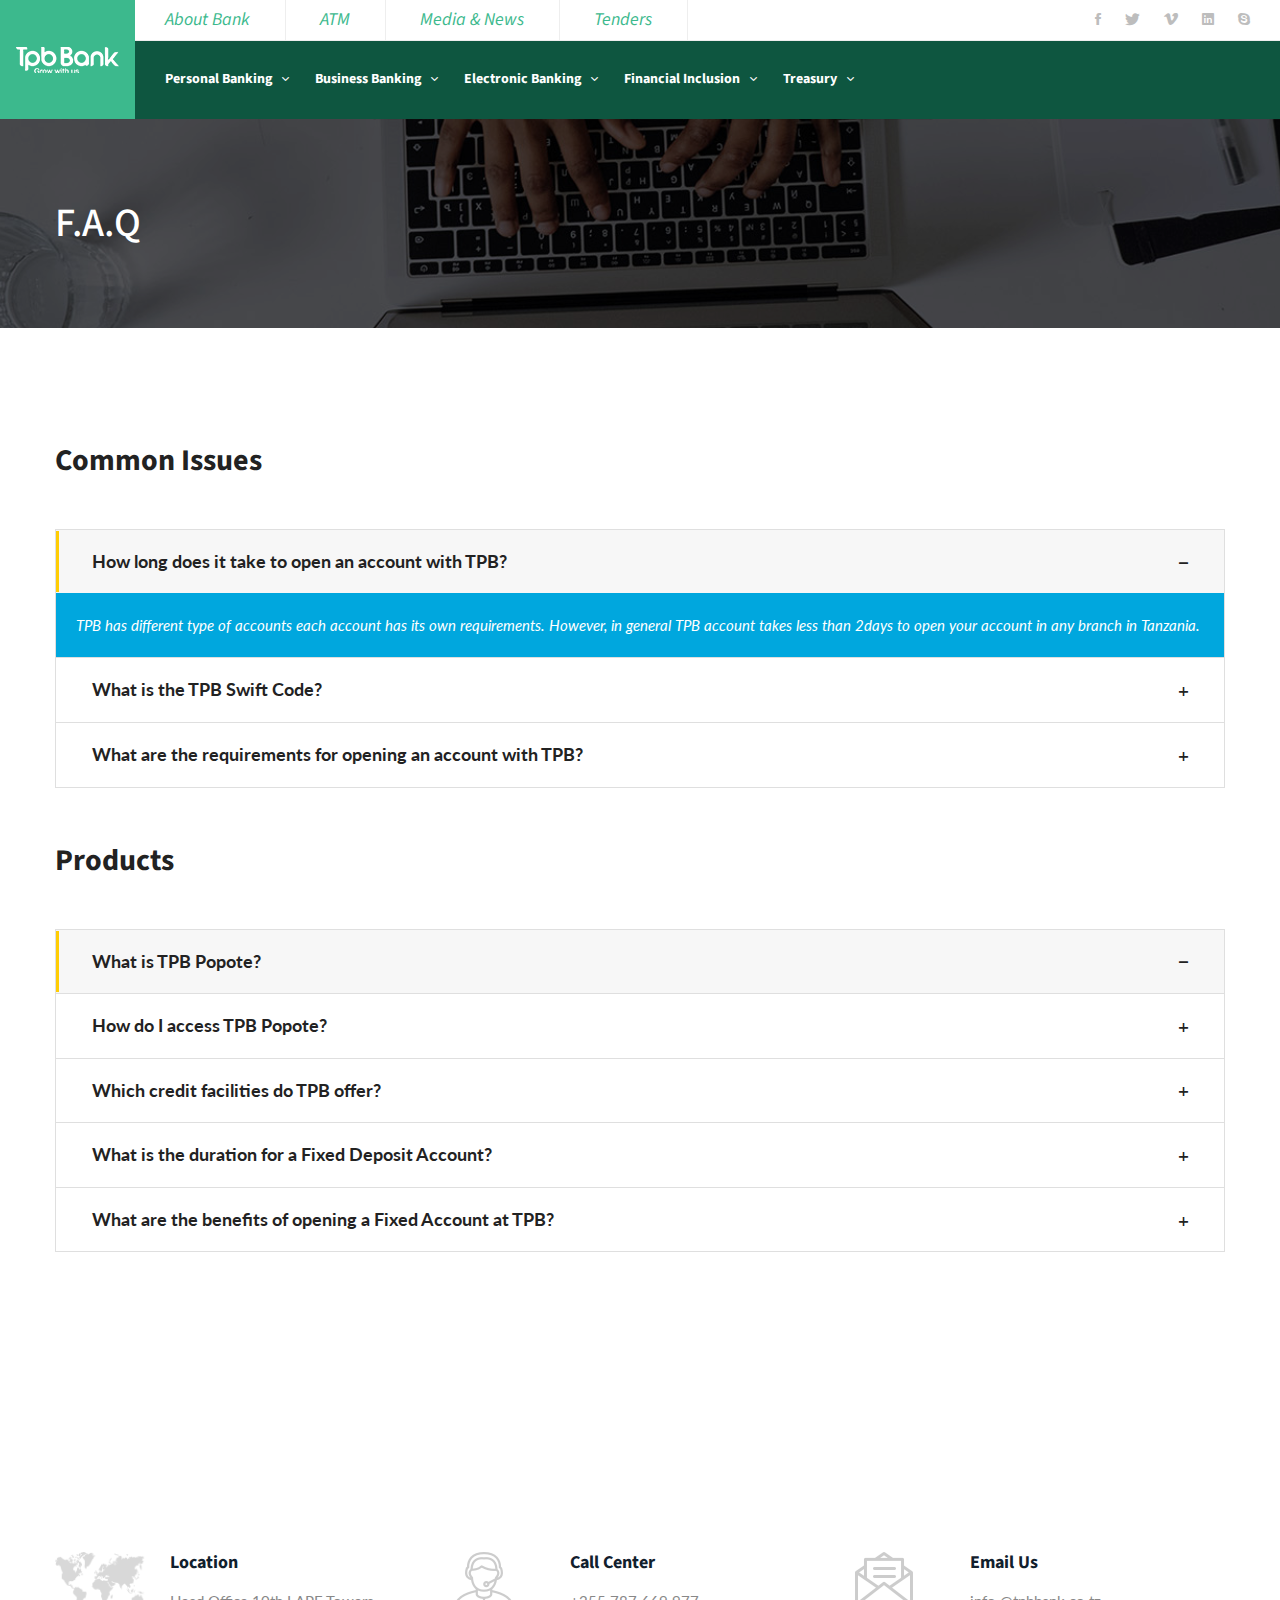
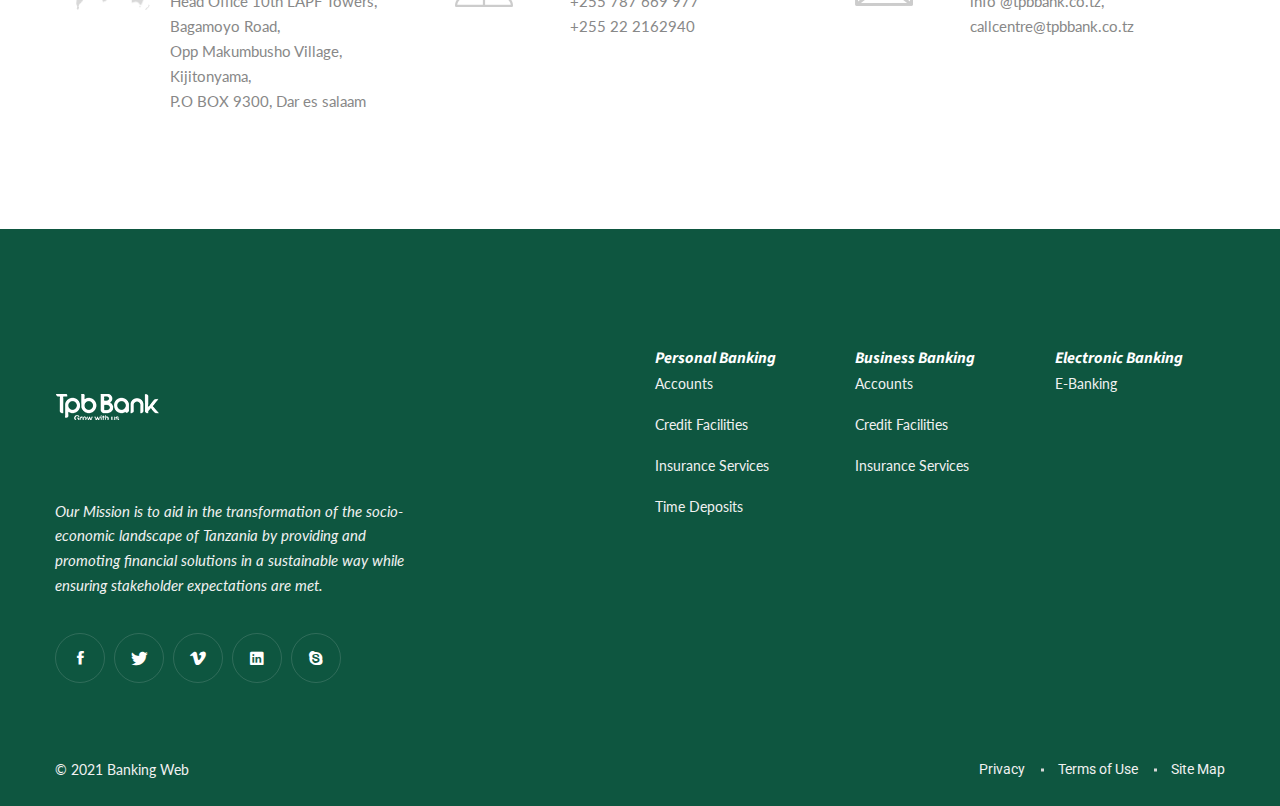
<file: faq.html>
<!DOCTYPE html>
<html class="no-js" lang="zxx">

<head>
    <meta charset="utf-8">
    <meta http-equiv="X-UA-Compatible" content="IE=edge">
    <title>Bank Update</title>
    <meta name="description" content="">
    <meta name="viewport" content="width=device-width, initial-scale=1">
    <!-- Favicon -->
    <link rel="icon" href="assets/img/favicon.png">

    <!-- CSS
    ============================================ -->

    <!-- Bootstrap CSS -->
    <link rel="stylesheet" href="assets/css/vendor/bootstrap.min.css">

    <!-- FontAwesome CSS -->
    <link rel="stylesheet" href="assets/css/vendor/font-awesome.min.css">

    <!-- Ionicons CSS -->
    <link rel="stylesheet" href="assets/css/vendor/ionicons.min.css">

    <!-- Flaticon CSS -->
    <link rel="stylesheet" href="assets/css/vendor/flaticon.min.css">

    <!-- Icomoon CSS -->
    <link rel="stylesheet" href="assets/css/vendor/icomoon.min.css">

    <!-- Tractor icon CSS -->
    <link rel="stylesheet" href="assets/css/vendor/tractor-icon.min.css">

    <!-- Swiper slider CSS -->
    <link rel="stylesheet" href="assets/css/plugins/swiper.min.css">

    <!-- Animate CSS -->
    <link rel="stylesheet" href="assets/css/plugins/animate.min.css">

    <!-- Light gallery CSS -->
    <link rel="stylesheet" href="assets/css/plugins/lightgallery.min.css">


    <!--GFonts-->
    <link rel="preconnect" href="https://fonts.gstatic.com">
    <link href="https://fonts.googleapis.com/css2?family=Lato:wght@200..900&family=Source+Sans+Pro:wght@200..900&display=swap" rel="stylesheet">





    <!-- Main Style CSS -->
    <link rel="stylesheet" href="assets/css/style-bank.css">
    <link rel="stylesheet" href="assets/css/bank.css">









    <!-- Revolution Slider CSS -->
    <link href="assets/revolution/css/settings.css" rel="stylesheet">
    <link href="assets/revolution/css/navigation.css" rel="stylesheet">
    <link href="assets/revolution/custom-setting.css" rel="stylesheet">


</head>

<body>
    <!--====================  End of preloader  ====================-->
    <!--====================  heaer area ====================-->
    <div class="header-area">
        <div class="header-area__desktop header-area__desktop--style3 position-relative">
            <!-- header wrapper -->
            <div class="header-wrapper header-wrapper--style3">
                <div class="header-wrapper--style3__logo">
                    <a href="#"><img src="assets/img/logo/logo-icon.png" class="img-fluid" alt=""></a>
                </div>
                <div class="header-wrapper--style3__header-right">
                    <div class="navigation-top--style3 border-bottom">
                        <div class="navigation-top--style3__left">
                            <ul class="topbar-info topbar-info--style2">
                                <li><a href="#" class="headerfont"  style="font-size: 12px"><i> About Bank</i></a>
                                </li>
                                <li><a href="#" class="headerfont"  style="font-size: 12px"><i> ATM </i></a>
                                </li>
                                <li><a href="#" class="headerfont"  style="font-size: 12px"><i> Media & News </i></a>
                                </li>
                                <li><a href="#" class="headerfont"  style="font-size: 12px"><i> Tenders </i></a>
                                </li>
                            </ul>
                        </div>
                        <div class="navigation-top--style3__right">
                            <div class="social-links social-links--white-topbar d-inline-block">
                                <ul>
                                    <li><a href="//facebook.com"><i class="ion-social-facebook"></i></a></li>
                                    <li><a href="//twitter.com"><i class="ion-social-twitter"></i></a></li>
                                    <li><a href="//vimeo.com"><i class="ion-social-vimeo"></i></a></li>
                                    <li><a href="//linkedin.com"><i class="ion-social-linkedin"></i></a></li>
                                    <li><a href="//skype.com"><i class="ion-social-skype"></i></a></li>
                                </ul>
                            </div>
                        </div>
                    </div>
                    <div class="header-navigation-wrapper header-navigation-wrapper--style3">
                        <div class="header-navigation-wrapper--style3__left">
                            <div class="header-navigation__nav header-navigation__nav--style3 position-static">
                                <nav>
                                    <ul>
                                        <li class="has-children">
                                            <a href="#" class="headerfont"  style="font-size: 14px">Personal Banking</a>
                                            <ul class="megamenu megamenu--tab">
                                                <li class="megamenu--tab__menu bg-img bg-img--menu" data-bg="assets/img/banks/nav_personal.jpg">
                                                    <nav>
                                                        <div class="nav nav-tabs flex-column" id="nav-tab" role="tablist">
                                                            <a class="nav-item nav-link active headerfont" id="item1-tab" data-toggle="tab" href="#item1" role="tab" aria-selected="true"><i>Personal Banking</i></a>
                                                            
                                                        </div>
                                                    </nav>
                                                </li>
                                                <li class="megamenu--tab__content tab-content">
                                                    <div class="tab-pane show active" id="item1" role="tabpanel" aria-labelledby="item1-tab">
                                                        <ul class="megamenu-tab-wrapper">
                                                            <li>
                                                                <h2 class="page-list-title headerfont">Accounts</h2>
                                                                <ul>
                                                                    <li><a href="#" class="reg_text" style="font-style:italic">Salary Account</a>
                                                                    </li>
                                                                    <li><a href="#" class="reg_text" style="font-style:italic">Quick Account
                                                                            </a></li>
                                                                    <li><a href="#" class="reg_text" style="font-style:italic">Minor Account</a></li>
                                                                    <li><a href="#" class="reg_text" style="font-style:italic">Students Account
                                                                        </a></li>
                                                                    <li><a href="#" class="reg_text" style="font-style:italic">Call Account
                                                                            </a></li>
                                                                    <li><a href="#" class="reg_text" style="font-style:italic">Sports Account
                                                                            </a></li>
                                                                    <li><a href="#" class="reg_text" style="font-style:italic">Tabasamu Account
                                                                            </a></li>
                                                                </ul>
                                                            </li>

                                                             <li>
                                                                <h2 class="page-list-title headerfont">Credit Facilities</h2>
                                                                <ul>
                                                                    <li><a href="#" class="reg_text" style="font-style:italic">Micro Loans</a>
                                                                    </li>
                                                                    <li><a href="#" class="reg_text" style="font-style:italic">Personal Loans
                                                                            </a></li>
                                                                </ul>
                                                            </li>

                                                             <li>
                                                                <h2 class="page-list-title headerfont">Insurance Services</h2>
                                                                <ul>
                                                                    <li><a href="#" class="reg_text" style="font-style:italic">Domestic Package</a>
                                                                    </li>
                                                                    <li><a href="#" class="reg_text" style="font-style:italic">Personal Insurance
                                                                            </a></li>
                                                                    <li><a href="#" class="reg_text" style="font-style:italic">Public Liability</a></li>
                                                                    <li><a href="#" class="reg_text" style="font-style:italic">Motor Policy
                                                                        </a></li>
                                                                   
                                                                </ul>
                                                            </li>

                                                             <li>
                                                                <h2 class="page-list-title headerfont">Time Deposits</h2>
                                                                <ul>
                                                                    <li><a href="#" class="reg_text" style="font-style:italic">WADU Plus</a>
                                                                    </li>
                                                                    <li><a href="#" class="reg_text" style="font-style:italic">Fixed Deposits
                                                                            </a></li>
                                                                </ul>
                                                            </li>

                                                           
                                                        </ul>
                                                    </div>
                                                </li>
                                            </ul>
                                        </li>

                                        <li class="has-children">
                                            <a href="#" class="headerfont"  style="font-size: 14px">Business Banking</a>
                                            <ul class="megamenu megamenu--tab">
                                                <li class="megamenu--tab__menu bg-img bg-img--menu" data-bg="assets/img/banks/nav_corporate.jpg">
                                                    <nav>
                                                        <div class="nav nav-tabs flex-column" id="nav-tab" role="tablist">
                                                            <a class="nav-item nav-link active headerfont" id="item1-tab" data-toggle="tab" href="#businessbank" role="tab" aria-selected="true"><i>Business Banking</i></a>
                                                            
                                                        </div>
                                                    </nav>
                                                </li>
                                                <li class="megamenu--tab__content tab-content">
                                                    <div class="tab-pane show active" id="businessbank" role="tabpanel" aria-labelledby="item1-tab">
                                                        <ul class="megamenu-tab-wrapper">
                                                            <li>
                                                                <h2 class="page-list-title headerfont">Accounts</h2>
                                                                <ul>
                                                                    <li><a href="#" class="reg_text" style="font-style:italic">Business Account</a>
                                                                    </li>
                                                                </ul>
                                                            </li>

                                                             <li>
                                                                <h2 class="page-list-title headerfont">Credit Facilities</h2>
                                                                <ul>
                                                                    <li><a href="#" class="reg_text" style="font-style:italic">SME Loans</a>
                                                                    </li>
                                                                </ul>
                                                            </li>

                                                             <li>
                                                                <h2 class="page-list-title headerfont">Insurance Services</h2>
                                                                <ul>
                                                                    <li><a href="#" class="reg_text" style="font-style:italic">Burglary Package</a>
                                                                    </li>
                                                                    <li><a href="#" class="reg_text" style="font-style:italic">Fidelity Guarantee Insurance
                                                                            </a></li>
                                                                    <li><a href="#" class="reg_text" style="font-style:italic">Money Insurance</a></li>
                                                                    <li><a href="#" class="reg_text" style="font-style:italic">Fire Insurance
                                                                        </a></li>
                                                                   
                                                                </ul>
                                                            </li>
                                                        </ul>
                                                    </div>
                                                </li>
                                            </ul>
                                        </li>

                                        <li class="has-children">
                                            <a href="#" class="headerfont"  style="font-size: 14px">Electronic Banking</a>
                                            <ul class="megamenu megamenu--tab">
                                                <li class="megamenu--tab__menu bg-img bg-img--menu" data-bg="assets/img/banks/nav_electronic_1.jpg">
                                                    <nav>
                                                        <div class="nav nav-tabs flex-column" id="nav-tab" role="tablist">
                                                            <a class="nav-item nav-link active headerfont" id="item1-tab" data-toggle="tab" href="#electronicbank" role="tab" aria-selected="true"><i>Electronic Banking</i></a>
                                                            
                                                        </div>
                                                    </nav>
                                                </li>
                                                <li class="megamenu--tab__content tab-content">
                                                    <div class="tab-pane show active" id="electronicbank" role="tabpanel" aria-labelledby="item1-tab">
                                                        <ul class="megamenu-tab-wrapper">
                                                            <li>
                                                                <h2 class="page-list-title headerfont">E-Banking</h2>
                                                                <ul>
                                                                    <li><a href="#" class="reg_text" style="font-style:italic">TPB POPOTE Mobile Banking</a>
                                                                    </li>
                                                                    <li><a href="#" class="reg_text" style="font-style:italic">TPB POPOTE Agency Banking</a>
                                                                    </li>
                                                                    <li><a href="#" class="reg_text" style="font-style:italic">TPB POPOTE ATMS</a>
                                                                    </li>
                                                                    <li><a href="#" class="reg_text" style="font-style:italic">TPB POPOTE Cards</a>
                                                                    </li>
                                                                    <li><a href="#" class="reg_text" style="font-style:italic">Internet Banking</a>
                                                                    </li>
                                                                </ul>
                                                            </li>

                                                             <li>
                                                                <h2 class="page-list-title headerfont">Bill Payment</h2>
                                                                <ul>
                                                                    <li><a href="#" class="reg_text" style="font-style:italic">TRA Tax Collection</a>
                                                                    </li>
                                                                    <li><a href="#" class="reg_text" style="font-style:italic">Fees Payment</a>
                                                                    </li>
                                                                </ul>
                                                            </li>

                                                             <li>
                                                                <h2 class="page-list-title headerfont">Money Transafer</h2>
                                                                <ul>
                                                                    <li><a href="#" class="reg_text" style="font-style:italic">Western Union</a>
                                                                    </li>
                                                                    <li><a href="#" class="reg_text" style="font-style:italic">TISS
                                                                            </a></li>
                                                                    <li><a href="#" class="reg_text" style="font-style:italic">Telegraphic Transfer - TT</a></li>
                                                                    <li><a href="#" class="reg_text" style="font-style:italic">EFT
                                                                        </a></li>
                                                                   
                                                                </ul>
                                                            </li>
                                                        </ul>
                                                    </div>
                                                </li>
                                            </ul>
                                        </li>

                                        <li class="has-children">
                                            <a href="#" class="headerfont"  style="font-size: 14px">Financial Inclusion</a>
                                            <ul class="megamenu megamenu--tab">
                                                <li class="megamenu--tab__menu bg-img bg-img--menu" data-bg="assets/img/banks/nav_fin_inc.jpg">
                                                    <nav>
                                                        <div class="nav nav-tabs flex-column" id="nav-tab" role="tablist">
                                                            <a class="nav-item nav-link active headerfont" id="item1-tab" data-toggle="tab" href="#financialinclusion" role="tab" aria-selected="true"><i>Financial Inclusion</i></a>
                                                            
                                                        </div>
                                                    </nav>
                                                </li>
                                                <li class="megamenu--tab__content tab-content">
                                                    <div class="tab-pane show active" id="financialinclusion" role="tabpanel" aria-labelledby="item1-tab">
                                                        <ul class="megamenu-tab-wrapper">
                                                            <li>
                                                                <h2 class="page-list-title headerfont">Group Banking</h2>
                                                                <ul>
                                                                    <li><a href="#" class="reg_text" style="font-style:italic">Informal Groups Account</a>
                                                                    </li>
                                                                    <li><a href="#" class="reg_text" style="font-style:italic">TPB POPOTE Agency Banking</a>
                                                                    </li>
                                                                    <li><a href="#" class="reg_text" style="font-style:italic">TPB VICCOBA Account</a>
                                                                    </li>
                                                                    <li><a href="#" class="reg_text" style="font-style:italic">TPB VSLA Account</a>
                                                                    </li>
                                                                    <li><a href="#" class="reg_text" style="font-style:italic">M-KOBA</a>
                                                                    </li>
                                                                </ul>
                                                            </li>
                                                        </ul>
                                                    </div>
                                                </li>
                                            </ul>
                                        </li>

                                        <li class="has-children">
                                            <a href="#" class="headerfont"  style="font-size: 14px">Treasury</a>
                                            <ul class="megamenu megamenu--tab">
                                                <li class="megamenu--tab__menu bg-img bg-img--menu" data-bg="assets/img/banks/nav_treasury.jpg">
                                                    <nav>
                                                        <div class="nav nav-tabs flex-column" id="nav-tab" role="tablist">
                                                            <a class="nav-item nav-link active headerfont" id="item1-tab" data-toggle="tab" href="#treasury" role="tab" aria-selected="true"><i>Treasury</i></a>
                                                            
                                                        </div>
                                                    </nav>
                                                </li>
                                                <li class="megamenu--tab__content tab-content">
                                                    <div class="tab-pane show active" id="treasury" role="tabpanel" aria-labelledby="item1-tab">
                                                        <ul class="megamenu-tab-wrapper">
                                                            <li>
                                                                <h2 class="page-list-title headerfont">Treasury Services</h2>
                                                                <ul>
                                                                    <li><a href="#" class="reg_text" style="font-style:italic">Foreign Exchange</a>
                                                                    </li>
                                                                    <li><a href="#" class="reg_text" style="font-style:italic">Notice Deposits</a>
                                                                    </li>
                                                                </ul>
                                                            </li>
                                                        </ul>
                                                    </div>
                                                </li>
                                            </ul>
                                        </li>
                                    </ul>
                                </nav>
                            </div>
                        </div>
                    </div>
                </div>
            </div>
        </div>

    </div>
    <!--====================  End of heaer area  ====================-->





     <!--====================  breadcrumb area ====================-->
    <div class="breadcrumb-area breadcrumb-area-bg section-space--inner--80 bg-img" data-bg="assets/img/banks/faq.jpg">
        <div class="container">
            <div class="row align-items-center">
                <div class="col-sm-6">
                    <h2 class="breadcrumb-page-title headerfont" style="font-weight:500">F.A.Q</h2>
                </div>
            </div>
        </div>
    </div>
    <!--====================  End of breadcrumb area  ====================-->
    <!--====================  page content wrapper ====================-->
    <div class="page-content-wrapper section-space--inner--120">
        <div class="container">
            <div class="row">
                <div class="col-lg-12">
                    <div class="common-page-content">
                        <div class="common-page-text-wrapper section-space--bottom--50">
                            <h2 class="common-page-title headerfont" style="color: #222;font-weight: 700">Common Issues</h2>
                        </div>
                        <div class="faq-wrapper section-space--bottom--60">

                            <div id="accordion">
                                <div class="card">
                                    <div class="card-header" id="headingOne">
                                        <h5 class="mb-0 reg_text">
                                            <button class="btn btn-link" data-toggle="collapse" data-target="#collapseOne" aria-expanded="true" aria-controls="collapseOne">
                                                How long does it take to open an account with TPB? <span> <i class="ion-plus"></i>
                                                <i class="ion-minus"></i> </span>
                                            </button>
                                        </h5>
                                    </div>

                                    <div id="collapseOne" class="collapse show" aria-labelledby="headingOne" data-parent="#accordion">
                                        <div class="card-body reg_text" style="background-color: #00a7de;color: #fff;">
                                            <p style="font-size:15px"><i>TPB has different type of accounts each account has its own requirements. However, in general TPB account takes less than 2days to open your account in any branch in Tanzania.</i></p>
                                        </div>
                                    </div>
                                </div>
                                <div class="card">
                                    <div class="card-header" id="headingTwo">
                                        <h5 class="mb-0 reg_text">
                                            <button class="btn btn-link collapsed" data-toggle="collapse" data-target="#collapseTwo" aria-expanded="false" aria-controls="collapseTwo">
                                               What is the TPB Swift Code? <span> <i class="ion-plus"></i>
                                                <i class="ion-minus"></i> </span>
                                            </button>
                                        </h5>
                                    </div>
                                    <div id="collapseTwo" class="collapse" aria-labelledby="headingTwo" data-parent="#accordion">
                                        <div class="card-body reg_text" style="background-color: #00a7de;color: #fff;">
                                            <p style="font-size:15px"><i>Our Swift Code is TAPBTZTZ.</i></p>
                                        </div>
                                    </div>
                                </div>
                                <div class="card">
                                    <div class="card-header" id="headingThree">
                                        <h5 class="mb-0 reg_text">
                                            <button class="btn btn-link collapsed" data-toggle="collapse" data-target="#collapseThree" aria-expanded="false" aria-controls="collapseThree">
                                                What are the requirements for opening an account with TPB?<span> <i class="ion-plus"></i>
                                                <i class="ion-minus"></i> </span>
                                            </button>
                                        </h5>
                                    </div>
                                    <div id="collapseThree" class="collapse" aria-labelledby="headingThree" data-parent="#accordion">
                                        <div class="card-body reg_text" style="background-color: #00a7de;color: #fff;">
                                            <p style="font-size:15px"><i>Identification Letter and for Employees is Introduction Letter, Initial Opening Deposit (this depend on the account you open) and Recent Passport Size Photos.</i></p>
                                        </div>
                                    </div>
                                </div>
                              
                            </div>

                        </div>
                        <div class="common-page-text-wrapper section-space--bottom--50">
                            <h2 class="common-page-title headerfont" style="color: #222;font-weight: 700">Products</h2>
                        </div>
                        <div class="faq-wrapper section-space--bottom--60">

                            <div id="accordion2">
                                <div class="card">
                                    <div class="card-header" id="headingOne2">
                                        <h5 class="mb-0 reg_text">
                                            <button class="btn btn-link collapsed" data-toggle="collapse" data-target="#collapseOne2" aria-expanded="true" aria-controls="collapseOne2">
                                               What is TPB Popote? <span> <i class="ion-plus"></i>
                                                <i class="ion-minus"></i> </span>
                                            </button>
                                        </h5>
                                    </div>

                                    <div id="collapseOne2" class="collapse" aria-labelledby="headingOne2" data-parent="#accordion2">
                                        <div class="card-body reg_text" style="background-color: #00a7de;color: #fff;">
                                            <p style="font-size:15px"><i>Is the mobile banking service which enables you to know and get various information about your account anywhere, anytime through your mobile phone.</i></p>
                                        </div>
                                    </div>
                                </div>
                                <div class="card">
                                    <div class="card-header" id="headingTwo2">
                                        <h5 class="mb-0 reg_text">
                                            <button class="btn btn-link collapsed" data-toggle="collapse" data-target="#collapseTwo2" aria-expanded="false" aria-controls="collapseTwo2">
                                                How do I access TPB Popote?<span> <i class="ion-plus"></i>
                                                <i class="ion-minus"></i> </span>
                                            </button>
                                        </h5>
                                    </div>
                                    <div id="collapseTwo2" class="collapse" aria-labelledby="headingTwo2" data-parent="#accordion2">
                                        <div class="card-body reg_text" style="background-color: #00a7de;color: #fff;">
                                            <p style="font-size:15px"><i>Dial *150*21# and then follow instructions.</i></p>
                                        </div>
                                    </div>
                                </div>
                                <div class="card">
                                    <div class="card-header" id="headingThree2">
                                        <h5 class="mb-0 reg_text">
                                            <button class="btn btn-link collapsed" data-toggle="collapse" data-target="#collapseThree2" aria-expanded="false" aria-controls="collapseThree2">
                                                Which credit facilities do TPB offer?<span> <i class="ion-plus"></i>
                                                <i class="ion-minus"></i> </span>
                                            </button>
                                        </h5>
                                    </div>
                                    <div id="collapseThree2" class="collapse" aria-labelledby="headingThree2" data-parent="#accordion2">
                                        <div class="card-body reg_text" style="background-color: #00a7de;color: #fff;">
                                            <p style="font-size:15px"><i>Offers Business Loans, Consumer Loan, Micro Credit, Bank Guarantee, Personal Loans and Loans Against Lien.</i></p>
                                        </div>
                                    </div>
                                </div>
                                <div class="card">
                                    <div class="card-header" id="headingFour2">
                                        <h5 class="mb-0 reg_text">
                                            <button class="btn btn-link collapsed" data-toggle="collapse" data-target="#collapseFour2" aria-expanded="false" aria-controls="collapseFour2">
                                                What is the duration for a Fixed Deposit Account?<span> <i class="ion-plus"></i>
                                                <i class="ion-minus"></i> </span>
                                            </button>
                                        </h5>
                                    </div>
                                    <div id="collapseFour2" class="collapse" aria-labelledby="headingFour2" data-parent="#accordion2">
                                        <div class="card-body reg_text" style="background-color: #00a7de;color: #fff;">
                                            <p style="font-size:15px"><i>Deposits duration vary from 3months, 6months, 9months, 12months and 24months.</i></p>
                                        </div>
                                    </div>
                                </div>
                                    <div class="card">
                                    <div class="card-header" id="headingFour2">
                                        <h5 class="mb-0 reg_text">
                                            <button class="btn btn-link collapsed" data-toggle="collapse" data-target="#collapseFour3" aria-expanded="false" aria-controls="collapseFour2">
                                                What are the benefits of opening a Fixed Account at TPB?<span> <i class="ion-plus"></i>
                                                <i class="ion-minus"></i> </span>
                                            </button>
                                        </h5>
                                    </div>
                                    <div id="collapseFour3" class="collapse" aria-labelledby="headingFour2" data-parent="#accordion2">
                                        <div class="card-body reg_text" style="background-color: #00a7de;color: #fff;">
                                            <p style="font-size:15px"><i>High interest rate at the time of maturity, it is secure, simple and convenient way yo achieve your future goals.</i></p>
                                        </div>
                                    </div>
                                </div>
                            </div>

                        </div>
                    </div>
                </div>
            </div>
        </div>
    </div>
    <!--====================  End of page content wrapper  ====================-->








    <!--====================  icon info area ====================-->
    <div class="icon-info-area section-space--inner--120">
        <div class="container">
            <div class="row">
                <div class="col-lg-12">
                    <div class="icon-info-wrapper">
                        <div class="row">
                            <div class="col-lg-4">
                                <div class="single-icon-info">
                                    <div class="single-icon-info__image">
                                        <img src="assets/img/icons/location.png" class="img-fluid" alt="">
                                    </div>
                                    <div class="single-icon-info__content">
                                        <h4 class="single-icon-info__title single-icon-info__title--black2 headerfont">Location</h4>
                                        <p class="single-icon-info__text reg_text">Head Office 10th LAPF Towers,<br>Bagamoyo Road, <br>Opp Makumbusho Village, Kijitonyama,<br>P.O BOX 9300, Dar es salaam</p>
                                    </div>
                                </div>
                            </div>
                            <div class="col-lg-4">
                                <div class="single-icon-info">
                                    <div class="single-icon-info__image">
                                        <img src="assets/img/icons/support-dark.png" class="img-fluid" alt="">
                                    </div>
                                    <div class="single-icon-info__content">
                                        <h4 class="single-icon-info__title single-icon-info__title--black2 headerfont">Call Center</h4>
                                        <p class="single-icon-info__text reg_text">+255 787 669 977<br> +255 22 2162940</p>
                                    </div>
                                </div>
                            </div>
                            <div class="col-lg-4">
                                <div class="single-icon-info">
                                    <div class="single-icon-info__image">
                                        <img src="assets/img/icons/message-dark.png" class="img-fluid" alt="">
                                    </div>
                                    <div class="single-icon-info__content">
                                        <h4 class="single-icon-info__title single-icon-info__title--black2 headerfont">Email Us</h4>
                                        <p class="single-icon-info__text reg_text">info @tpbbank.co.tz, <br> callcentre@tpbbank.co.tz</p>
                                    </div>
                                </div>
                            </div>
                        </div>
                    </div>
                </div>
            </div>
        </div>
    </div>
    <!--====================  End of icon info area  ====================-->

    <!--====================  footer area ====================-->
    <div class="footer-area section-space--inner--top--120 dark-bg--style2">
        <div class="container">
            <div class="row">
                <div class="col-lg-12">
                    <div class="footer-content-wrapper">
                        <div class="row">
                            <div class="col-lg-6 col-md-12">
                                <!-- footer intro wrapper -->
                                <div class="footer-intro-wrapper">
                                    <div class="footer-logo">
                                        <a href="#">
                                            <img src="assets/img/logo/logo-icon.png" class="img-fluid" alt="">
                                        </a>
                                    </div>
                                    <div class="footer-desc reg_text"><i>
                                        Our Mission is to aid in the transformation of the socio-economic landscape of Tanzania by providing and promoting financial solutions in a sustainable way while ensuring stakeholder expectations are met.</i>
                                    </div>
                                    <div class="social-links social-links--round-style">
                                        <ul>
                                            <li><a href="//facebook.com" data-tippy="Facebook" data-tippy-inertia="false" data-tippy-animation="shift-away" data-tippy-delay="50" data-tippy-arrow="true" data-tippy-theme="sharpborder__black" data-tippy-placement="top"><i class="ion-social-facebook"></i></a></li>
                                            <li><a href="//twitter.com" data-tippy="Twitter" data-tippy-inertia="false" data-tippy-animation="shift-away" data-tippy-delay="50" data-tippy-arrow="true" data-tippy-theme="sharpborder__black" data-tippy-placement="top"><i class="ion-social-twitter"></i></a></li>
                                            <li><a href="//vimeo.com" data-tippy="Vimeo" data-tippy-inertia="false" data-tippy-animation="shift-away" data-tippy-delay="50" data-tippy-arrow="true" data-tippy-theme="sharpborder__black" data-tippy-placement="top"><i class="ion-social-vimeo"></i></a></li>
                                            <li><a href="//linkedin.com" data-tippy="Linkedin" data-tippy-inertia="false" data-tippy-animation="shift-away" data-tippy-delay="50" data-tippy-arrow="true" data-tippy-theme="sharpborder__black" data-tippy-placement="top"><i class="ion-social-linkedin"></i></a></li>
                                            <li><a href="//skype.com" data-tippy="Skype" data-tippy-inertia="false" data-tippy-animation="shift-away" data-tippy-delay="50" data-tippy-arrow="true" data-tippy-theme="sharpborder__black" data-tippy-placement="top"><i class="ion-social-skype"></i></a></li>
                                        </ul>
                                    </div>
                                </div>
                            </div>
                            <div class="col-lg-2 col-md-4">
                                <!-- footer widget -->
                                <div class="footer-widget">
                                    <h3 class="headerfont" style="color: #fff;font-size: 16px"><i>Personal Banking</i></h3>
                                    <ul class="footer-widget__navigation">
                                        <li><a href="#" class="reg_text" style="font-size: 14px">Accounts</a></li>
                                        <li><a href="#" class="reg_text" style="font-size: 14px">Credit Facilities</a></li>
                                        <li><a href="#" class="reg_text" style="font-size: 14px">Insurance Services</a></li>
                                        <li><a href="#" class="reg_text" style="font-size: 14px">Time Deposits</a></li>
                                    </ul>
                                </div>
                            </div>
                            <div class="col-lg-2 col-md-4">
                                <!-- footer widget -->
                                <div class="footer-widget">
                                    <h3 class="headerfont" style="color: #fff;font-size: 16px"><i>Business Banking</i></h3>
                                    <ul class="footer-widget__navigation">
                                        <li><a href="#" class="reg_text" style="font-size: 14px">Accounts</a></li>
                                        <li><a href="#" class="reg_text" style="font-size: 14px">Credit Facilities</a></li>
                                        <li><a href="#" class="reg_text" style="font-size: 14px">Insurance Services</a></li>
                                    </ul>
                                </div>
                            </div>
                             <div class="col-lg-2 col-md-4">
                                <!-- footer widget -->
                                <div class="footer-widget">
                                    <h3 class="headerfont" style="color: #fff;font-size: 16px"><i>Electronic Banking</i></h3>
                                    <ul class="footer-widget__navigation">
                                        <li><a href="#" class="reg_text" style="font-size: 14px">E-Banking</a></li>
                                    </ul>
                                </div>
                            </div>
                        </div>
                    </div>
                </div>
            </div>
            <div class="row">
                <div class="col-lg-12">
                    <div class="footer-copyright-wrapper">
                        <div class="row">
                            <div class="col-md-6">
                                <div class="footer-copyright-left reg_text">
                                    &copy; 2021 Banking Web
                                </div>
                            </div>
                            <div class="col-md-6">
                                <div class="footer-copyright-right">
                                    <ul class="footer-copyright-right__navigation">
                                        <li><a href="#">Privacy</a></li>
                                        <li><a href="#">Terms of Use</a></li>
                                        <li><a href="#">Site Map</a></li>
                                    </ul>
                                </div>
                            </div>
                        </div>
                    </div>
                </div>
            </div>
        </div>
    </div>
    <!--====================  End of footer area  ====================-->
    <!--=======  overlay-navigation-menu  =======-->


    <!--=======  End of overlay-navigation-menu  =======-->
    <!--====================  scroll top ====================-->
    <a href="#" class="scroll-top" id="scroll-top">
        <i class="ion-android-arrow-up"></i>
    </a>
    <!--====================  End of scroll top  ====================-->
    <!-- JS
============================================ -->

    <!-- Modernizer JS -->
    <script src="assets/js/vendor/modernizr-2.8.3.min.js"></script>

    <!-- jQuery JS -->
    <script src="assets/js/vendor/jquery-3.5.1.min.js"></script>

    <!-- Bootstrap JS -->
    <script src="assets/js/vendor/bootstrap.min.js"></script>

    <!-- Popper JS -->
    <script src="assets/js/vendor/popper.min.js"></script>

    <!-- Swiper Slider JS -->
    <script src="assets/js/plugins/swiper.min.js"></script>

    <!-- Tippy JS -->
    <script src="assets/js/plugins/tippy.min.js"></script>

    <!-- Light gallery JS -->
    <script src="assets/js/plugins/lightgallery.min.js"></script>

    <!-- Light gallery video JS -->
    <script src="assets/js/plugins/lg-video.min.js"></script>

    <!-- Waypoints JS -->
    <script src="assets/js/plugins/waypoints.min.js"></script>

    <!-- Counter up JS -->
    <script src="assets/js/plugins/counterup.min.js"></script>

    <!-- Isotope JS -->
    <script src="assets/js/plugins/isotope.min.js"></script>

    <!-- Appear JS -->
    <script src="assets/js/plugins/appear.min.js"></script>

    <!-- Gmap3 JS -->
    <script src="assets/js/plugins/gmap3.min.js"></script>

    <!-- Mailchimp JS -->
    <script src="assets/js/plugins/mailchimp-ajax-submit.min.js"></script>


    <!-- Main JS -->
    <script src="assets/js/main.js"></script>


    <!-- Revolution Slider JS -->
    <script src="assets/revolution/js/jquery.themepunch.revolution.min.js"></script>
    <script src="assets/revolution/js/jquery.themepunch.tools.min.js"></script>
    <script src="assets/revolution/revolution-active.js"></script>

    <!-- SLIDER REVOLUTION 5.0 EXTENSIONS  (Load Extensions only on Local File Systems !  The following part can be removed on Server for On Demand Loading) -->
    <script src="assets/revolution/js/extensions/revolution.extension.kenburn.min.js"></script>
    <script src="assets/revolution/js/extensions/revolution.extension.slideanims.min.js"></script>
    <script src="assets/revolution/js/extensions/revolution.extension.actions.min.js"></script>
    <script src="assets/revolution/js/extensions/revolution.extension.layeranimation.min.js"></script>
    <script src="assets/revolution/js/extensions/revolution.extension.navigation.min.js"></script>
    <script src="assets/revolution/js/extensions/revolution.extension.parallax.min.js"></script>

</body>

</html>
</file>
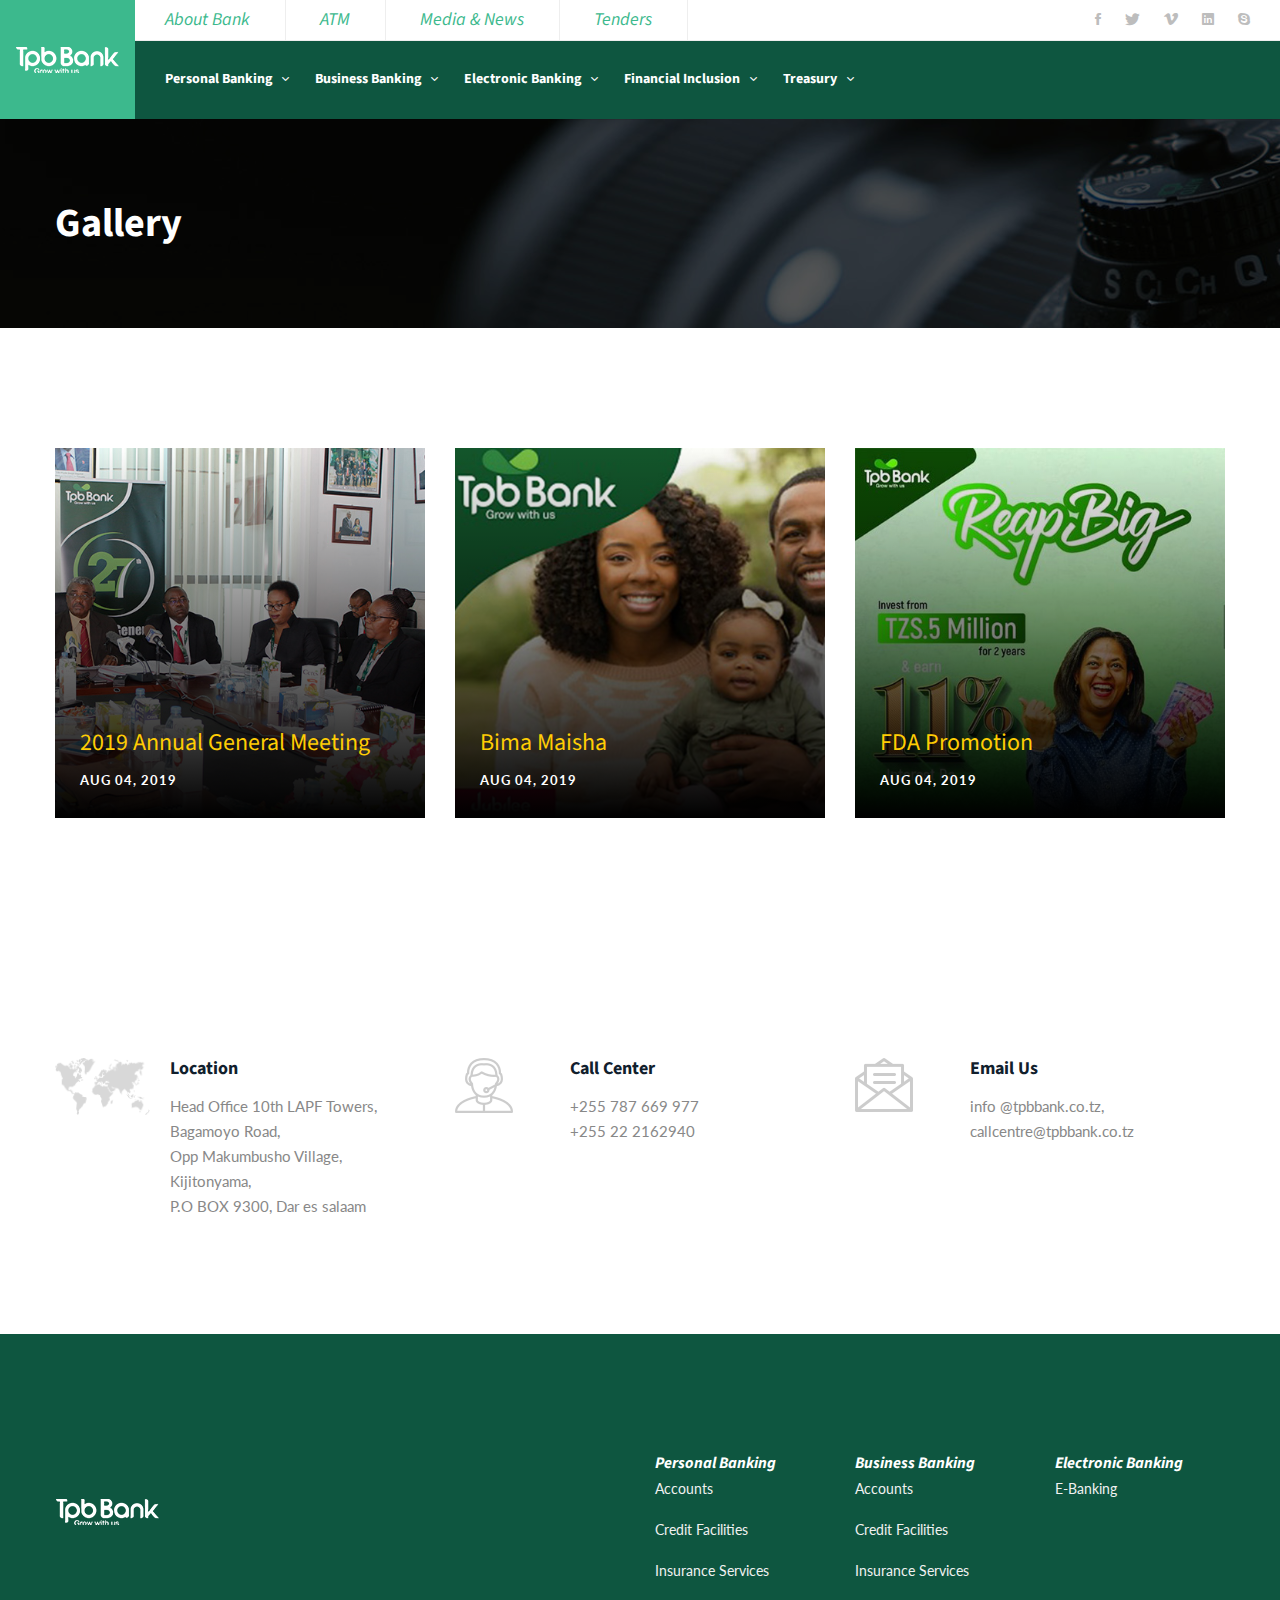
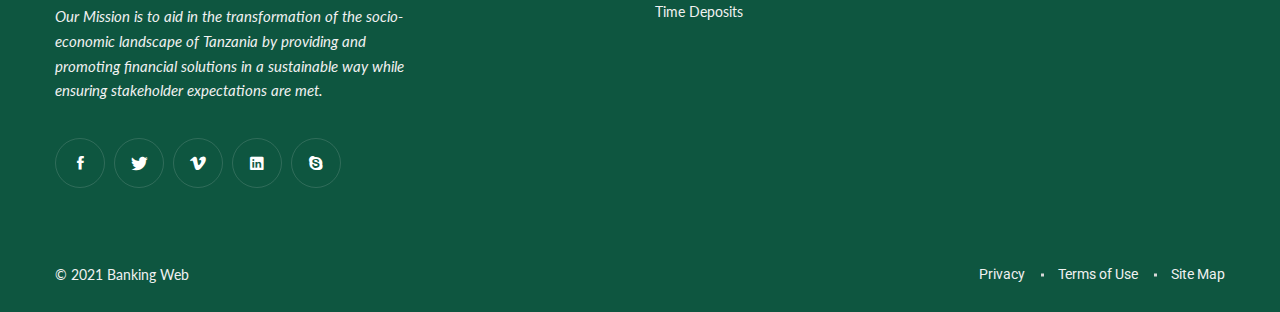
<file: gallery_main.html>
<!DOCTYPE html>
<html class="no-js" lang="zxx">

<head>
    <meta charset="utf-8">
    <meta http-equiv="X-UA-Compatible" content="IE=edge">
    <title>Bank Update</title>
    <meta name="description" content="">
    <meta name="viewport" content="width=device-width, initial-scale=1">
    <!-- Favicon -->
    <link rel="icon" href="assets/img/favicon.png">

    <!-- CSS
    ============================================ -->

    <!-- Bootstrap CSS -->
    <link rel="stylesheet" href="assets/css/vendor/bootstrap.min.css">

    <!-- FontAwesome CSS -->
    <link rel="stylesheet" href="assets/css/vendor/font-awesome.min.css">

    <!-- Ionicons CSS -->
    <link rel="stylesheet" href="assets/css/vendor/ionicons.min.css">

    <!-- Flaticon CSS -->
    <link rel="stylesheet" href="assets/css/vendor/flaticon.min.css">

    <!-- Icomoon CSS -->
    <link rel="stylesheet" href="assets/css/vendor/icomoon.min.css">

    <!-- Tractor icon CSS -->
    <link rel="stylesheet" href="assets/css/vendor/tractor-icon.min.css">

    <!-- Swiper slider CSS -->
    <link rel="stylesheet" href="assets/css/plugins/swiper.min.css">

    <!-- Animate CSS -->
    <link rel="stylesheet" href="assets/css/plugins/animate.min.css">

    <!-- Light gallery CSS -->
    <link rel="stylesheet" href="assets/css/plugins/lightgallery.min.css">


    <!--GFonts-->
    <link rel="preconnect" href="https://fonts.gstatic.com">
    <link href="https://fonts.googleapis.com/css2?family=Lato:wght@200..900&family=Source+Sans+Pro:wght@200..900&display=swap" rel="stylesheet">





    <!-- Main Style CSS -->
    <link rel="stylesheet" href="assets/css/style-bank.css">
    <link rel="stylesheet" href="assets/css/bank.css">









    <!-- Revolution Slider CSS -->
    <link href="assets/revolution/css/settings.css" rel="stylesheet">
    <link href="assets/revolution/css/navigation.css" rel="stylesheet">
    <link href="assets/revolution/custom-setting.css" rel="stylesheet">


</head>

<body>
    <!--====================  End of preloader  ====================-->
    <!--====================  heaer area ====================-->
    <div class="header-area">
        <div class="header-area__desktop header-area__desktop--style3 position-relative">
            <!-- header wrapper -->
            <div class="header-wrapper header-wrapper--style3">
                <div class="header-wrapper--style3__logo">
                    <a href="#"><img src="assets/img/logo/logo-icon.png" class="img-fluid" alt=""></a>
                </div>
                <div class="header-wrapper--style3__header-right">
                    <div class="navigation-top--style3 border-bottom">
                        <div class="navigation-top--style3__left">
                            <ul class="topbar-info topbar-info--style2">
                                <li><a href="#" class="headerfont"  style="font-size: 12px"><i> About Bank</i></a>
                                </li>
                                <li><a href="#" class="headerfont"  style="font-size: 12px"><i> ATM </i></a>
                                </li>
                                <li><a href="#" class="headerfont"  style="font-size: 12px"><i> Media & News </i></a>
                                </li>
                                <li><a href="#" class="headerfont"  style="font-size: 12px"><i> Tenders </i></a>
                                </li>
                            </ul>
                        </div>
                        <div class="navigation-top--style3__right">
                            <div class="social-links social-links--white-topbar d-inline-block">
                                <ul>
                                    <li><a href="//facebook.com"><i class="ion-social-facebook"></i></a></li>
                                    <li><a href="//twitter.com"><i class="ion-social-twitter"></i></a></li>
                                    <li><a href="//vimeo.com"><i class="ion-social-vimeo"></i></a></li>
                                    <li><a href="//linkedin.com"><i class="ion-social-linkedin"></i></a></li>
                                    <li><a href="//skype.com"><i class="ion-social-skype"></i></a></li>
                                </ul>
                            </div>
                        </div>
                    </div>
                    <div class="header-navigation-wrapper header-navigation-wrapper--style3">
                        <div class="header-navigation-wrapper--style3__left">
                            <div class="header-navigation__nav header-navigation__nav--style3 position-static">
                                <nav>
                                    <ul>
                                        <li class="has-children">
                                            <a href="#" class="headerfont"  style="font-size: 14px">Personal Banking</a>
                                            <ul class="megamenu megamenu--tab">
                                                <li class="megamenu--tab__menu bg-img bg-img--menu" data-bg="assets/img/banks/nav_personal.jpg">
                                                    <nav>
                                                        <div class="nav nav-tabs flex-column" id="nav-tab" role="tablist">
                                                            <a class="nav-item nav-link active headerfont" id="item1-tab" data-toggle="tab" href="#item1" role="tab" aria-selected="true"><i>Personal Banking</i></a>
                                                            
                                                        </div>
                                                    </nav>
                                                </li>
                                                <li class="megamenu--tab__content tab-content">
                                                    <div class="tab-pane show active" id="item1" role="tabpanel" aria-labelledby="item1-tab">
                                                        <ul class="megamenu-tab-wrapper">
                                                            <li>
                                                                <h2 class="page-list-title headerfont">Accounts</h2>
                                                                <ul>
                                                                    <li><a href="#" class="reg_text" style="font-style:italic">Salary Account</a>
                                                                    </li>
                                                                    <li><a href="#" class="reg_text" style="font-style:italic">Quick Account
                                                                            </a></li>
                                                                    <li><a href="#" class="reg_text" style="font-style:italic">Minor Account</a></li>
                                                                    <li><a href="#" class="reg_text" style="font-style:italic">Students Account
                                                                        </a></li>
                                                                    <li><a href="#" class="reg_text" style="font-style:italic">Call Account
                                                                            </a></li>
                                                                    <li><a href="#" class="reg_text" style="font-style:italic">Sports Account
                                                                            </a></li>
                                                                    <li><a href="#" class="reg_text" style="font-style:italic">Tabasamu Account
                                                                            </a></li>
                                                                </ul>
                                                            </li>

                                                             <li>
                                                                <h2 class="page-list-title headerfont">Credit Facilities</h2>
                                                                <ul>
                                                                    <li><a href="#" class="reg_text" style="font-style:italic">Micro Loans</a>
                                                                    </li>
                                                                    <li><a href="#" class="reg_text" style="font-style:italic">Personal Loans
                                                                            </a></li>
                                                                </ul>
                                                            </li>

                                                             <li>
                                                                <h2 class="page-list-title headerfont">Insurance Services</h2>
                                                                <ul>
                                                                    <li><a href="#" class="reg_text" style="font-style:italic">Domestic Package</a>
                                                                    </li>
                                                                    <li><a href="#" class="reg_text" style="font-style:italic">Personal Insurance
                                                                            </a></li>
                                                                    <li><a href="#" class="reg_text" style="font-style:italic">Public Liability</a></li>
                                                                    <li><a href="#" class="reg_text" style="font-style:italic">Motor Policy
                                                                        </a></li>
                                                                   
                                                                </ul>
                                                            </li>

                                                             <li>
                                                                <h2 class="page-list-title headerfont">Time Deposits</h2>
                                                                <ul>
                                                                    <li><a href="#" class="reg_text" style="font-style:italic">WADU Plus</a>
                                                                    </li>
                                                                    <li><a href="#" class="reg_text" style="font-style:italic">Fixed Deposits
                                                                            </a></li>
                                                                </ul>
                                                            </li>

                                                           
                                                        </ul>
                                                    </div>
                                                </li>
                                            </ul>
                                        </li>

                                        <li class="has-children">
                                            <a href="#" class="headerfont"  style="font-size: 14px">Business Banking</a>
                                            <ul class="megamenu megamenu--tab">
                                                <li class="megamenu--tab__menu bg-img bg-img--menu" data-bg="assets/img/banks/nav_corporate.jpg">
                                                    <nav>
                                                        <div class="nav nav-tabs flex-column" id="nav-tab" role="tablist">
                                                            <a class="nav-item nav-link active headerfont" id="item1-tab" data-toggle="tab" href="#businessbank" role="tab" aria-selected="true"><i>Business Banking</i></a>
                                                            
                                                        </div>
                                                    </nav>
                                                </li>
                                                <li class="megamenu--tab__content tab-content">
                                                    <div class="tab-pane show active" id="businessbank" role="tabpanel" aria-labelledby="item1-tab">
                                                        <ul class="megamenu-tab-wrapper">
                                                            <li>
                                                                <h2 class="page-list-title headerfont">Accounts</h2>
                                                                <ul>
                                                                    <li><a href="#" class="reg_text" style="font-style:italic">Business Account</a>
                                                                    </li>
                                                                </ul>
                                                            </li>

                                                             <li>
                                                                <h2 class="page-list-title headerfont">Credit Facilities</h2>
                                                                <ul>
                                                                    <li><a href="#" class="reg_text" style="font-style:italic">SME Loans</a>
                                                                    </li>
                                                                </ul>
                                                            </li>

                                                             <li>
                                                                <h2 class="page-list-title headerfont">Insurance Services</h2>
                                                                <ul>
                                                                    <li><a href="#" class="reg_text" style="font-style:italic">Burglary Package</a>
                                                                    </li>
                                                                    <li><a href="#" class="reg_text" style="font-style:italic">Fidelity Guarantee Insurance
                                                                            </a></li>
                                                                    <li><a href="#" class="reg_text" style="font-style:italic">Money Insurance</a></li>
                                                                    <li><a href="#" class="reg_text" style="font-style:italic">Fire Insurance
                                                                        </a></li>
                                                                   
                                                                </ul>
                                                            </li>
                                                        </ul>
                                                    </div>
                                                </li>
                                            </ul>
                                        </li>

                                        <li class="has-children">
                                            <a href="#" class="headerfont"  style="font-size: 14px">Electronic Banking</a>
                                            <ul class="megamenu megamenu--tab">
                                                <li class="megamenu--tab__menu bg-img bg-img--menu" data-bg="assets/img/banks/nav_electronic_1.jpg">
                                                    <nav>
                                                        <div class="nav nav-tabs flex-column" id="nav-tab" role="tablist">
                                                            <a class="nav-item nav-link active headerfont" id="item1-tab" data-toggle="tab" href="#electronicbank" role="tab" aria-selected="true"><i>Electronic Banking</i></a>
                                                            
                                                        </div>
                                                    </nav>
                                                </li>
                                                <li class="megamenu--tab__content tab-content">
                                                    <div class="tab-pane show active" id="electronicbank" role="tabpanel" aria-labelledby="item1-tab">
                                                        <ul class="megamenu-tab-wrapper">
                                                            <li>
                                                                <h2 class="page-list-title headerfont">E-Banking</h2>
                                                                <ul>
                                                                    <li><a href="#" class="reg_text" style="font-style:italic">TPB POPOTE Mobile Banking</a>
                                                                    </li>
                                                                    <li><a href="#" class="reg_text" style="font-style:italic">TPB POPOTE Agency Banking</a>
                                                                    </li>
                                                                    <li><a href="#" class="reg_text" style="font-style:italic">TPB POPOTE ATMS</a>
                                                                    </li>
                                                                    <li><a href="#" class="reg_text" style="font-style:italic">TPB POPOTE Cards</a>
                                                                    </li>
                                                                    <li><a href="#" class="reg_text" style="font-style:italic">Internet Banking</a>
                                                                    </li>
                                                                </ul>
                                                            </li>

                                                             <li>
                                                                <h2 class="page-list-title headerfont">Bill Payment</h2>
                                                                <ul>
                                                                    <li><a href="#" class="reg_text" style="font-style:italic">TRA Tax Collection</a>
                                                                    </li>
                                                                    <li><a href="#" class="reg_text" style="font-style:italic">Fees Payment</a>
                                                                    </li>
                                                                </ul>
                                                            </li>

                                                             <li>
                                                                <h2 class="page-list-title headerfont">Money Transafer</h2>
                                                                <ul>
                                                                    <li><a href="#" class="reg_text" style="font-style:italic">Western Union</a>
                                                                    </li>
                                                                    <li><a href="#" class="reg_text" style="font-style:italic">TISS
                                                                            </a></li>
                                                                    <li><a href="#" class="reg_text" style="font-style:italic">Telegraphic Transfer - TT</a></li>
                                                                    <li><a href="#" class="reg_text" style="font-style:italic">EFT
                                                                        </a></li>
                                                                   
                                                                </ul>
                                                            </li>
                                                        </ul>
                                                    </div>
                                                </li>
                                            </ul>
                                        </li>

                                        <li class="has-children">
                                            <a href="#" class="headerfont"  style="font-size: 14px">Financial Inclusion</a>
                                            <ul class="megamenu megamenu--tab">
                                                <li class="megamenu--tab__menu bg-img bg-img--menu" data-bg="assets/img/banks/nav_fin_inc.jpg">
                                                    <nav>
                                                        <div class="nav nav-tabs flex-column" id="nav-tab" role="tablist">
                                                            <a class="nav-item nav-link active headerfont" id="item1-tab" data-toggle="tab" href="#financialinclusion" role="tab" aria-selected="true"><i>Financial Inclusion</i></a>
                                                            
                                                        </div>
                                                    </nav>
                                                </li>
                                                <li class="megamenu--tab__content tab-content">
                                                    <div class="tab-pane show active" id="financialinclusion" role="tabpanel" aria-labelledby="item1-tab">
                                                        <ul class="megamenu-tab-wrapper">
                                                            <li>
                                                                <h2 class="page-list-title headerfont">Group Banking</h2>
                                                                <ul>
                                                                    <li><a href="#" class="reg_text" style="font-style:italic">Informal Groups Account</a>
                                                                    </li>
                                                                    <li><a href="#" class="reg_text" style="font-style:italic">TPB POPOTE Agency Banking</a>
                                                                    </li>
                                                                    <li><a href="#" class="reg_text" style="font-style:italic">TPB VICCOBA Account</a>
                                                                    </li>
                                                                    <li><a href="#" class="reg_text" style="font-style:italic">TPB VSLA Account</a>
                                                                    </li>
                                                                    <li><a href="#" class="reg_text" style="font-style:italic">M-KOBA</a>
                                                                    </li>
                                                                </ul>
                                                            </li>
                                                        </ul>
                                                    </div>
                                                </li>
                                            </ul>
                                        </li>

                                        <li class="has-children">
                                            <a href="#" class="headerfont"  style="font-size: 14px">Treasury</a>
                                            <ul class="megamenu megamenu--tab">
                                                <li class="megamenu--tab__menu bg-img bg-img--menu" data-bg="assets/img/banks/nav_treasury.jpg">
                                                    <nav>
                                                        <div class="nav nav-tabs flex-column" id="nav-tab" role="tablist">
                                                            <a class="nav-item nav-link active headerfont" id="item1-tab" data-toggle="tab" href="#treasury" role="tab" aria-selected="true"><i>Treasury</i></a>
                                                            
                                                        </div>
                                                    </nav>
                                                </li>
                                                <li class="megamenu--tab__content tab-content">
                                                    <div class="tab-pane show active" id="treasury" role="tabpanel" aria-labelledby="item1-tab">
                                                        <ul class="megamenu-tab-wrapper">
                                                            <li>
                                                                <h2 class="page-list-title headerfont">Treasury Services</h2>
                                                                <ul>
                                                                    <li><a href="#" class="reg_text" style="font-style:italic">Foreign Exchange</a>
                                                                    </li>
                                                                    <li><a href="#" class="reg_text" style="font-style:italic">Notice Deposits</a>
                                                                    </li>
                                                                </ul>
                                                            </li>
                                                        </ul>
                                                    </div>
                                                </li>
                                            </ul>
                                        </li>
                                    </ul>
                                </nav>
                            </div>
                        </div>
                    </div>
                </div>
            </div>
        </div>

    </div>
    <!--====================  End of heaer area  ====================-->






   <!--====================  breadcrumb area ====================-->
    <div class="breadcrumb-area breadcrumb-area-bg section-space--inner--80 bg-img" data-bg="assets/img/banks/gallery.jpg">
        <div class="container">
            <div class="row align-items-center">
                <div class="col-sm-6">
                    <h2 class="breadcrumb-page-title headerfont">Gallery</h2>
                </div>
                
            </div>
        </div>
    </div>
    <!--====================  End of breadcrumb area  ====================-->


     <!--====================  page content wrapper ====================-->
    <div class="page-content-wrapper section-space--inner--120">
        <div class="container">
            <div class="row">
                <div class="col-lg-12">
                    <!-- blog metro layout wrapper -->
                    <div class="blog-metro-layout-wrapper">
                        <div class="row">
                            <div class="col-lg-4 col-md-6">
                                <!-- single-blog-grid -->
                                <div class="single-grid-overlay-blog-post section-space--bottom--30">
                                    <div class="single-grid-overlay-blog-post__image">
                                        <a href="blog-post-image.html">
                                            <img src="assets/img/banks/agm.jpg" class="img-fluid" alt="">
                                        </a>
                                    </div>
                                    <div class="single-grid-overlay-blog-post__content">
                                        <h3 class="post-title headerfont" style="font-weight: 400"><a href="blog-post-image.html">2019 Annual General Meeting</a></h3>
                                        <span class="post-date reg_text">AUG 04, 2019</span>
                                    </div>
                                </div>
                            </div>
                            <div class="col-lg-4 col-md-6">
                                <!-- single-blog-grid -->
                                <div class="single-grid-overlay-blog-post section-space--bottom--30">
                                    <div class="single-grid-overlay-blog-post__image">
                                        <a href="blog-post-image.html">
                                            <img src="assets/img/banks/bima.jpg" class="img-fluid" alt="">
                                        </a>
                                    </div>
                                    <div class="single-grid-overlay-blog-post__content">
                                       
                                        <h3 class="post-title headerfont" style="font-weight: 400"><a href="blog-post-image.html">Bima Maisha</a></h3>
                                        <span class="post-date reg_text">AUG 04, 2019</span>
                                    </div>
                                </div>
                            </div>
                            <div class="col-lg-4 col-md-6">
                                <!-- single-blog-grid -->
                                <div class="single-grid-overlay-blog-post section-space--bottom--30">
                                    <div class="single-grid-overlay-blog-post__image">
                                        <a href="blog-post-image.html">
                                            <img src="assets/img/banks/fda.jpg" class="img-fluid" alt="">
                                        </a>
                                    </div>
                                    <div class="single-grid-overlay-blog-post__content">
                                       
                                        <h3 class="post-title headerfont" style="font-weight: 400"><a href="blog-post-image.html">FDA Promotion</a></h3>
                                        <span class="post-date reg_text">AUG 04, 2019</span>
                                    </div>
                                </div>
                            </div>
                        </div>
                    </div>
                </div>
            </div>
        </div>
    </div>
    <!--====================  End of page content wrapper  ====================-->

















    <!--====================  icon info area ====================-->
    <div class="icon-info-area section-space--inner--120">
        <div class="container">
            <div class="row">
                <div class="col-lg-12">
                    <div class="icon-info-wrapper">
                        <div class="row">
                            <div class="col-lg-4">
                                <div class="single-icon-info">
                                    <div class="single-icon-info__image">
                                        <img src="assets/img/icons/location.png" class="img-fluid" alt="">
                                    </div>
                                    <div class="single-icon-info__content">
                                        <h4 class="single-icon-info__title single-icon-info__title--black2 headerfont">Location</h4>
                                        <p class="single-icon-info__text reg_text">Head Office 10th LAPF Towers,<br>Bagamoyo Road, <br>Opp Makumbusho Village, Kijitonyama,<br>P.O BOX 9300, Dar es salaam</p>
                                    </div>
                                </div>
                            </div>
                            <div class="col-lg-4">
                                <div class="single-icon-info">
                                    <div class="single-icon-info__image">
                                        <img src="assets/img/icons/support-dark.png" class="img-fluid" alt="">
                                    </div>
                                    <div class="single-icon-info__content">
                                        <h4 class="single-icon-info__title single-icon-info__title--black2 headerfont">Call Center</h4>
                                        <p class="single-icon-info__text reg_text">+255 787 669 977<br> +255 22 2162940</p>
                                    </div>
                                </div>
                            </div>
                            <div class="col-lg-4">
                                <div class="single-icon-info">
                                    <div class="single-icon-info__image">
                                        <img src="assets/img/icons/message-dark.png" class="img-fluid" alt="">
                                    </div>
                                    <div class="single-icon-info__content">
                                        <h4 class="single-icon-info__title single-icon-info__title--black2 headerfont">Email Us</h4>
                                        <p class="single-icon-info__text reg_text">info @tpbbank.co.tz, <br> callcentre@tpbbank.co.tz</p>
                                    </div>
                                </div>
                            </div>
                        </div>
                    </div>
                </div>
            </div>
        </div>
    </div>
    <!--====================  End of icon info area  ====================-->

    <!--====================  footer area ====================-->
    <div class="footer-area section-space--inner--top--120 dark-bg--style2">
        <div class="container">
            <div class="row">
                <div class="col-lg-12">
                    <div class="footer-content-wrapper">
                        <div class="row">
                            <div class="col-lg-6 col-md-12">
                                <!-- footer intro wrapper -->
                                <div class="footer-intro-wrapper">
                                    <div class="footer-logo">
                                        <a href="#">
                                            <img src="assets/img/logo/logo-icon.png" class="img-fluid" alt="">
                                        </a>
                                    </div>
                                    <div class="footer-desc reg_text"><i>
                                        Our Mission is to aid in the transformation of the socio-economic landscape of Tanzania by providing and promoting financial solutions in a sustainable way while ensuring stakeholder expectations are met.</i>
                                    </div>
                                    <div class="social-links social-links--round-style">
                                        <ul>
                                            <li><a href="//facebook.com" data-tippy="Facebook" data-tippy-inertia="false" data-tippy-animation="shift-away" data-tippy-delay="50" data-tippy-arrow="true" data-tippy-theme="sharpborder__black" data-tippy-placement="top"><i class="ion-social-facebook"></i></a></li>
                                            <li><a href="//twitter.com" data-tippy="Twitter" data-tippy-inertia="false" data-tippy-animation="shift-away" data-tippy-delay="50" data-tippy-arrow="true" data-tippy-theme="sharpborder__black" data-tippy-placement="top"><i class="ion-social-twitter"></i></a></li>
                                            <li><a href="//vimeo.com" data-tippy="Vimeo" data-tippy-inertia="false" data-tippy-animation="shift-away" data-tippy-delay="50" data-tippy-arrow="true" data-tippy-theme="sharpborder__black" data-tippy-placement="top"><i class="ion-social-vimeo"></i></a></li>
                                            <li><a href="//linkedin.com" data-tippy="Linkedin" data-tippy-inertia="false" data-tippy-animation="shift-away" data-tippy-delay="50" data-tippy-arrow="true" data-tippy-theme="sharpborder__black" data-tippy-placement="top"><i class="ion-social-linkedin"></i></a></li>
                                            <li><a href="//skype.com" data-tippy="Skype" data-tippy-inertia="false" data-tippy-animation="shift-away" data-tippy-delay="50" data-tippy-arrow="true" data-tippy-theme="sharpborder__black" data-tippy-placement="top"><i class="ion-social-skype"></i></a></li>
                                        </ul>
                                    </div>
                                </div>
                            </div>
                            <div class="col-lg-2 col-md-4">
                                <!-- footer widget -->
                                <div class="footer-widget">
                                    <h3 class="headerfont" style="color: #fff;font-size: 16px"><i>Personal Banking</i></h3>
                                    <ul class="footer-widget__navigation">
                                        <li><a href="#" class="reg_text" style="font-size: 14px">Accounts</a></li>
                                        <li><a href="#" class="reg_text" style="font-size: 14px">Credit Facilities</a></li>
                                        <li><a href="#" class="reg_text" style="font-size: 14px">Insurance Services</a></li>
                                        <li><a href="#" class="reg_text" style="font-size: 14px">Time Deposits</a></li>
                                    </ul>
                                </div>
                            </div>
                            <div class="col-lg-2 col-md-4">
                                <!-- footer widget -->
                                <div class="footer-widget">
                                    <h3 class="headerfont" style="color: #fff;font-size: 16px"><i>Business Banking</i></h3>
                                    <ul class="footer-widget__navigation">
                                        <li><a href="#" class="reg_text" style="font-size: 14px">Accounts</a></li>
                                        <li><a href="#" class="reg_text" style="font-size: 14px">Credit Facilities</a></li>
                                        <li><a href="#" class="reg_text" style="font-size: 14px">Insurance Services</a></li>
                                    </ul>
                                </div>
                            </div>
                             <div class="col-lg-2 col-md-4">
                                <!-- footer widget -->
                                <div class="footer-widget">
                                    <h3 class="headerfont" style="color: #fff;font-size: 16px"><i>Electronic Banking</i></h3>
                                    <ul class="footer-widget__navigation">
                                        <li><a href="#" class="reg_text" style="font-size: 14px">E-Banking</a></li>
                                    </ul>
                                </div>
                            </div>
                        </div>
                    </div>
                </div>
            </div>
            <div class="row">
                <div class="col-lg-12">
                    <div class="footer-copyright-wrapper">
                        <div class="row">
                            <div class="col-md-6">
                                <div class="footer-copyright-left reg_text">
                                    &copy; 2021 Banking Web
                                </div>
                            </div>
                            <div class="col-md-6">
                                <div class="footer-copyright-right">
                                    <ul class="footer-copyright-right__navigation">
                                        <li><a href="#">Privacy</a></li>
                                        <li><a href="#">Terms of Use</a></li>
                                        <li><a href="#">Site Map</a></li>
                                    </ul>
                                </div>
                            </div>
                        </div>
                    </div>
                </div>
            </div>
        </div>
    </div>
    <!--====================  End of footer area  ====================-->
    <!--=======  overlay-navigation-menu  =======-->


    <!--=======  End of overlay-navigation-menu  =======-->
    <!--====================  scroll top ====================-->
    <a href="#" class="scroll-top" id="scroll-top">
        <i class="ion-android-arrow-up"></i>
    </a>
    <!--====================  End of scroll top  ====================-->
    <!-- JS
============================================ -->

    <!-- Modernizer JS -->
    <script src="assets/js/vendor/modernizr-2.8.3.min.js"></script>

    <!-- jQuery JS -->
    <script src="assets/js/vendor/jquery-3.5.1.min.js"></script>

    <!-- Bootstrap JS -->
    <script src="assets/js/vendor/bootstrap.min.js"></script>

    <!-- Popper JS -->
    <script src="assets/js/vendor/popper.min.js"></script>

    <!-- Swiper Slider JS -->
    <script src="assets/js/plugins/swiper.min.js"></script>

    <!-- Tippy JS -->
    <script src="assets/js/plugins/tippy.min.js"></script>

    <!-- Light gallery JS -->
    <script src="assets/js/plugins/lightgallery.min.js"></script>

    <!-- Light gallery video JS -->
    <script src="assets/js/plugins/lg-video.min.js"></script>

    <!-- Waypoints JS -->
    <script src="assets/js/plugins/waypoints.min.js"></script>

    <!-- Counter up JS -->
    <script src="assets/js/plugins/counterup.min.js"></script>

    <!-- Isotope JS -->
    <script src="assets/js/plugins/isotope.min.js"></script>

    <!-- Appear JS -->
    <script src="assets/js/plugins/appear.min.js"></script>

    <!-- Gmap3 JS -->
    <script src="assets/js/plugins/gmap3.min.js"></script>

    <!-- Mailchimp JS -->
    <script src="assets/js/plugins/mailchimp-ajax-submit.min.js"></script>


    <!-- Main JS -->
    <script src="assets/js/main.js"></script>


    <!-- Revolution Slider JS -->
    <script src="assets/revolution/js/jquery.themepunch.revolution.min.js"></script>
    <script src="assets/revolution/js/jquery.themepunch.tools.min.js"></script>
    <script src="assets/revolution/revolution-active.js"></script>

    <!-- SLIDER REVOLUTION 5.0 EXTENSIONS  (Load Extensions only on Local File Systems !  The following part can be removed on Server for On Demand Loading) -->
    <script src="assets/revolution/js/extensions/revolution.extension.kenburn.min.js"></script>
    <script src="assets/revolution/js/extensions/revolution.extension.slideanims.min.js"></script>
    <script src="assets/revolution/js/extensions/revolution.extension.actions.min.js"></script>
    <script src="assets/revolution/js/extensions/revolution.extension.layeranimation.min.js"></script>
    <script src="assets/revolution/js/extensions/revolution.extension.navigation.min.js"></script>
    <script src="assets/revolution/js/extensions/revolution.extension.parallax.min.js"></script>

</body>

</html>
</file>
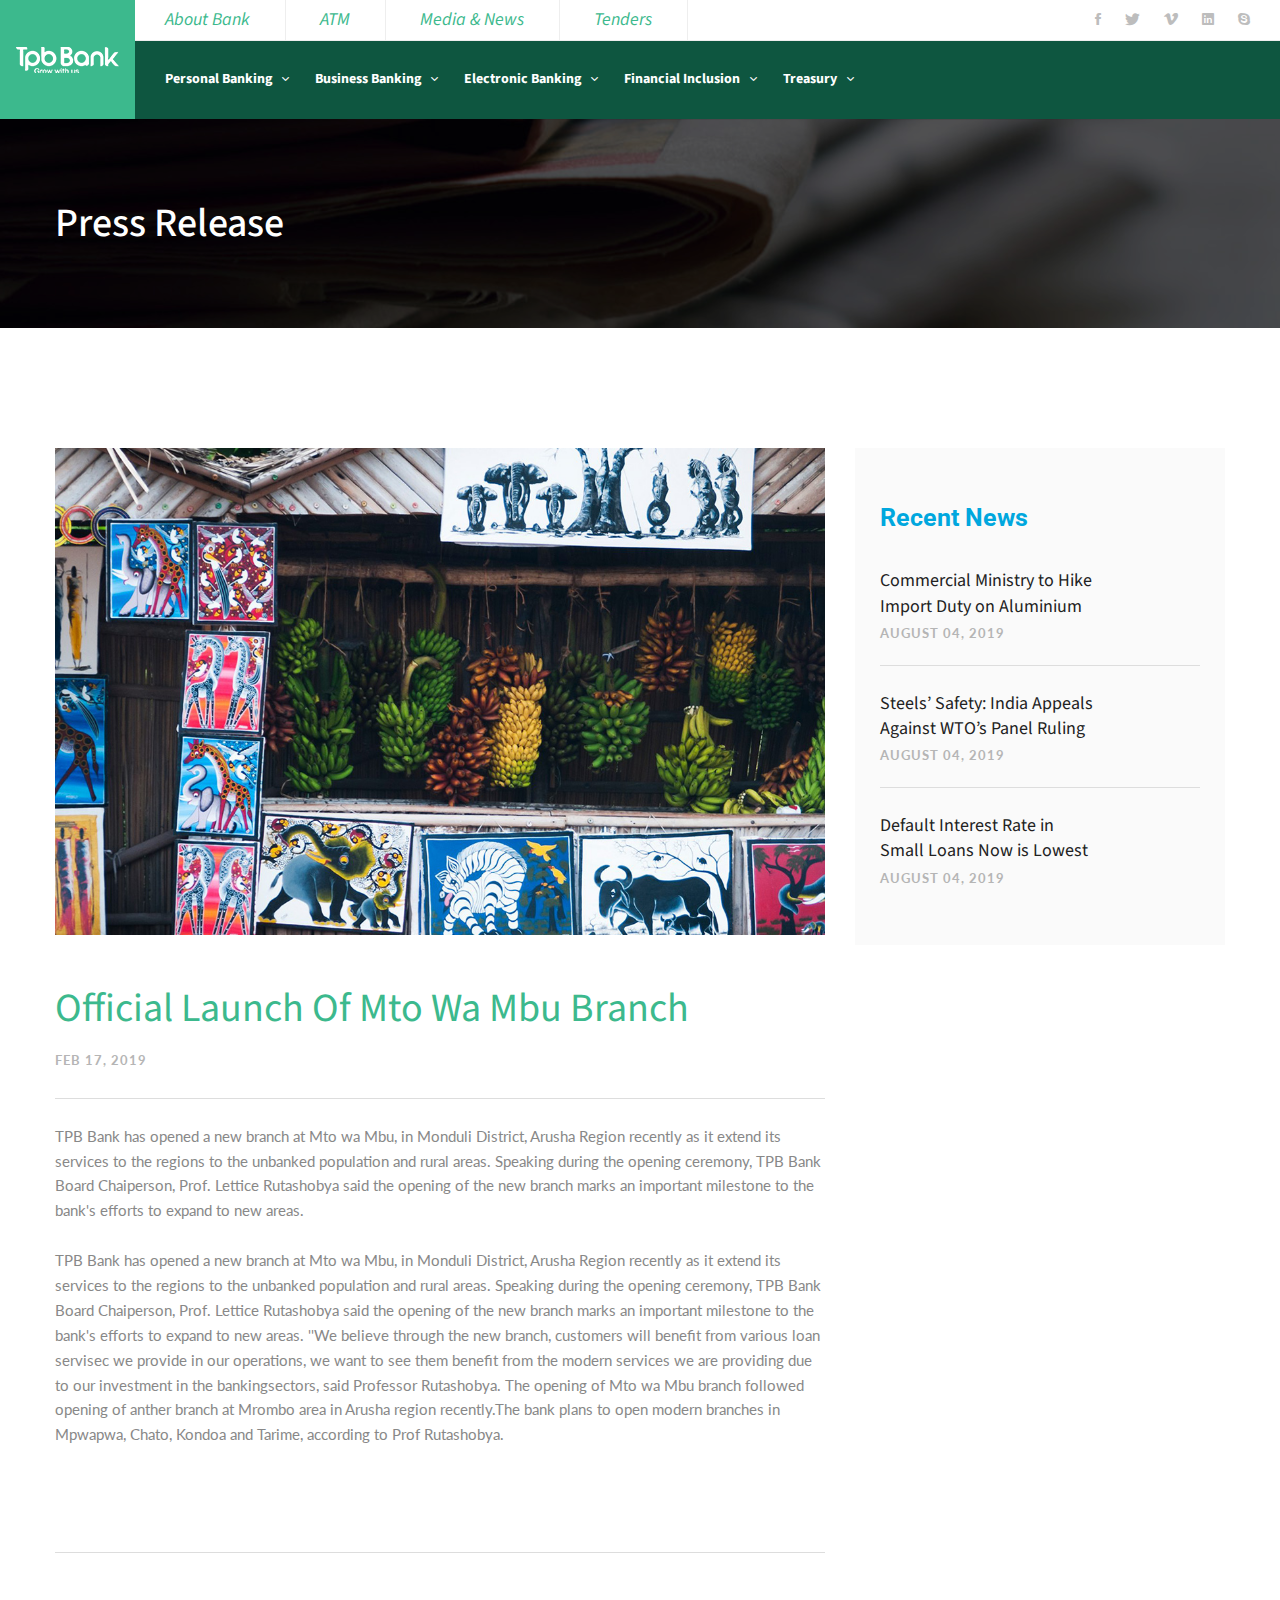
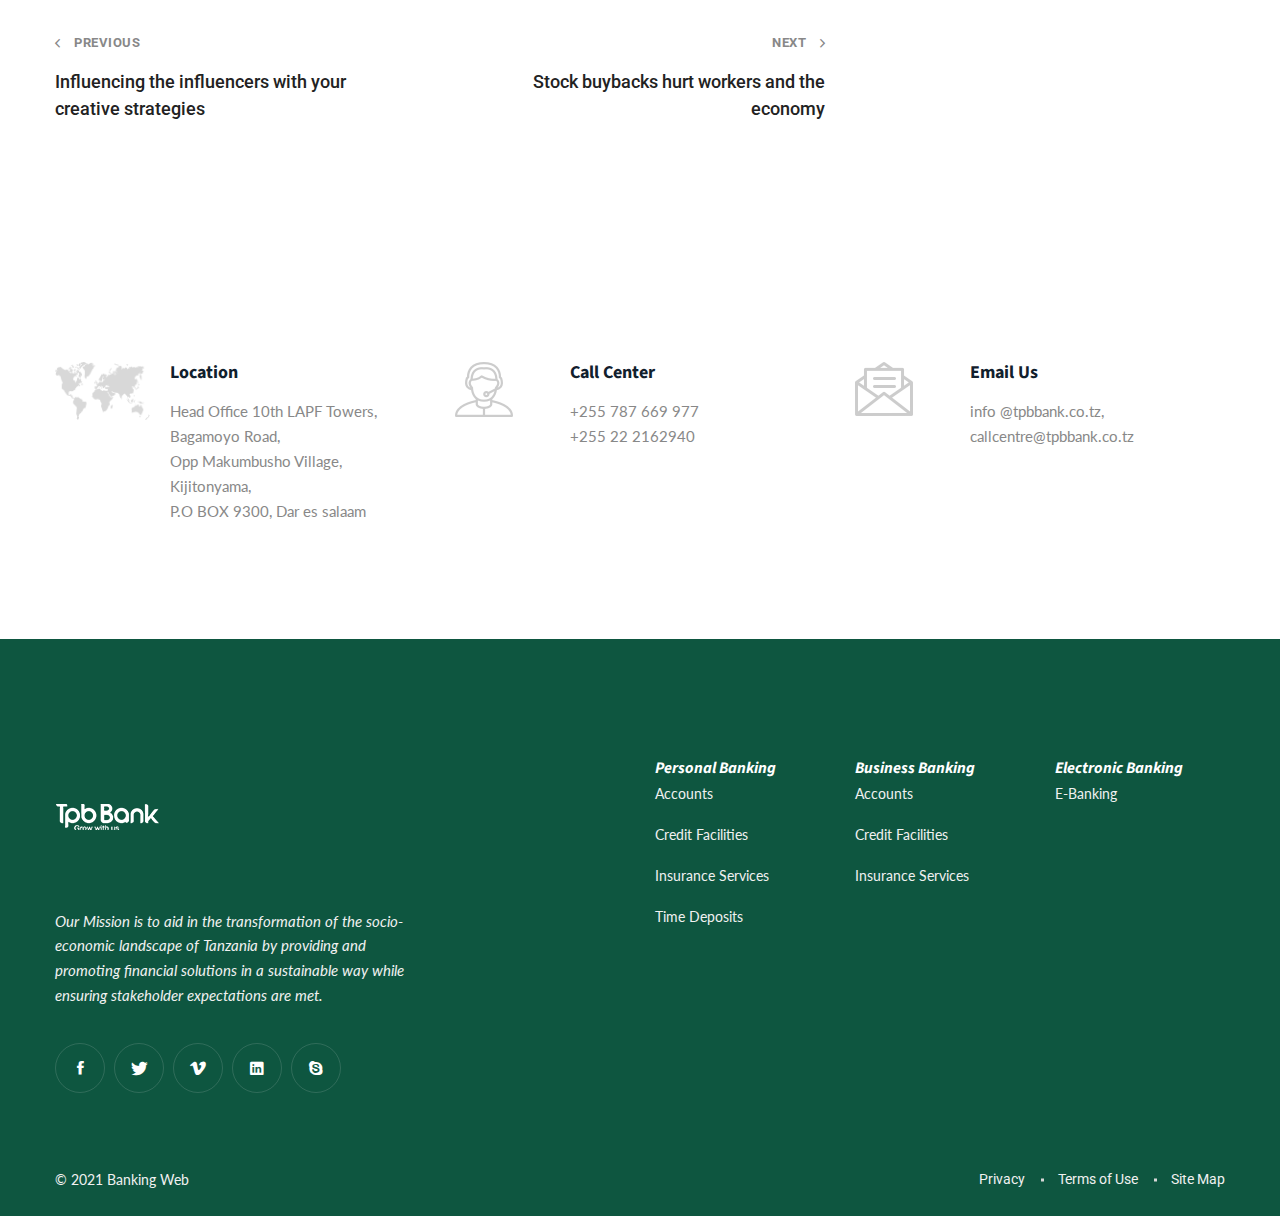
<file: news_1.html>
<!DOCTYPE html>
<html class="no-js" lang="zxx">

<head>
    <meta charset="utf-8">
    <meta http-equiv="X-UA-Compatible" content="IE=edge">
    <title>Bank Update</title>
    <meta name="description" content="">
    <meta name="viewport" content="width=device-width, initial-scale=1">
    <!-- Favicon -->
    <link rel="icon" href="assets/img/favicon.png">

    <!-- CSS
    ============================================ -->

    <!-- Bootstrap CSS -->
    <link rel="stylesheet" href="assets/css/vendor/bootstrap.min.css">

    <!-- FontAwesome CSS -->
    <link rel="stylesheet" href="assets/css/vendor/font-awesome.min.css">

    <!-- Ionicons CSS -->
    <link rel="stylesheet" href="assets/css/vendor/ionicons.min.css">

    <!-- Flaticon CSS -->
    <link rel="stylesheet" href="assets/css/vendor/flaticon.min.css">

    <!-- Icomoon CSS -->
    <link rel="stylesheet" href="assets/css/vendor/icomoon.min.css">

    <!-- Tractor icon CSS -->
    <link rel="stylesheet" href="assets/css/vendor/tractor-icon.min.css">

    <!-- Swiper slider CSS -->
    <link rel="stylesheet" href="assets/css/plugins/swiper.min.css">

    <!-- Animate CSS -->
    <link rel="stylesheet" href="assets/css/plugins/animate.min.css">

    <!-- Light gallery CSS -->
    <link rel="stylesheet" href="assets/css/plugins/lightgallery.min.css">


    <!--GFonts-->
    <link rel="preconnect" href="https://fonts.gstatic.com">
    <link href="https://fonts.googleapis.com/css2?family=Lato:wght@200..900&family=Source+Sans+Pro:wght@200..900&display=swap" rel="stylesheet">





    <!-- Main Style CSS -->
    <link rel="stylesheet" href="assets/css/style-bank.css">
    <link rel="stylesheet" href="assets/css/bank.css">









    <!-- Revolution Slider CSS -->
    <link href="assets/revolution/css/settings.css" rel="stylesheet">
    <link href="assets/revolution/css/navigation.css" rel="stylesheet">
    <link href="assets/revolution/custom-setting.css" rel="stylesheet">


</head>

<body>
    <!--====================  End of preloader  ====================-->
    <!--====================  heaer area ====================-->
    <div class="header-area">
        <div class="header-area__desktop header-area__desktop--style3 position-relative">
            <!-- header wrapper -->
            <div class="header-wrapper header-wrapper--style3">
                <div class="header-wrapper--style3__logo">
                    <a href="#"><img src="assets/img/logo/logo-icon.png" class="img-fluid" alt=""></a>
                </div>
                <div class="header-wrapper--style3__header-right">
                    <div class="navigation-top--style3 border-bottom">
                        <div class="navigation-top--style3__left">
                            <ul class="topbar-info topbar-info--style2">
                                <li><a href="#" class="headerfont"  style="font-size: 12px"><i> About Bank</i></a>
                                </li>
                                <li><a href="#" class="headerfont"  style="font-size: 12px"><i> ATM </i></a>
                                </li>
                                <li><a href="#" class="headerfont"  style="font-size: 12px"><i> Media & News </i></a>
                                </li>
                                <li><a href="#" class="headerfont"  style="font-size: 12px"><i> Tenders </i></a>
                                </li>
                            </ul>
                        </div>
                        <div class="navigation-top--style3__right">
                            <div class="social-links social-links--white-topbar d-inline-block">
                                <ul>
                                    <li><a href="//facebook.com"><i class="ion-social-facebook"></i></a></li>
                                    <li><a href="//twitter.com"><i class="ion-social-twitter"></i></a></li>
                                    <li><a href="//vimeo.com"><i class="ion-social-vimeo"></i></a></li>
                                    <li><a href="//linkedin.com"><i class="ion-social-linkedin"></i></a></li>
                                    <li><a href="//skype.com"><i class="ion-social-skype"></i></a></li>
                                </ul>
                            </div>
                        </div>
                    </div>
                    <div class="header-navigation-wrapper header-navigation-wrapper--style3">
                        <div class="header-navigation-wrapper--style3__left">
                            <div class="header-navigation__nav header-navigation__nav--style3 position-static">
                                <nav>
                                    <ul>
                                        <li class="has-children">
                                            <a href="#" class="headerfont"  style="font-size: 14px">Personal Banking</a>
                                            <ul class="megamenu megamenu--tab">
                                                <li class="megamenu--tab__menu bg-img bg-img--menu" data-bg="assets/img/banks/nav_personal.jpg">
                                                    <nav>
                                                        <div class="nav nav-tabs flex-column" id="nav-tab" role="tablist">
                                                            <a class="nav-item nav-link active headerfont" id="item1-tab" data-toggle="tab" href="#item1" role="tab" aria-selected="true"><i>Personal Banking</i></a>
                                                            
                                                        </div>
                                                    </nav>
                                                </li>
                                                <li class="megamenu--tab__content tab-content">
                                                    <div class="tab-pane show active" id="item1" role="tabpanel" aria-labelledby="item1-tab">
                                                        <ul class="megamenu-tab-wrapper">
                                                            <li>
                                                                <h2 class="page-list-title headerfont">Accounts</h2>
                                                                <ul>
                                                                    <li><a href="#" class="reg_text" style="font-style:italic">Salary Account</a>
                                                                    </li>
                                                                    <li><a href="#" class="reg_text" style="font-style:italic">Quick Account
                                                                            </a></li>
                                                                    <li><a href="#" class="reg_text" style="font-style:italic">Minor Account</a></li>
                                                                    <li><a href="#" class="reg_text" style="font-style:italic">Students Account
                                                                        </a></li>
                                                                    <li><a href="#" class="reg_text" style="font-style:italic">Call Account
                                                                            </a></li>
                                                                    <li><a href="#" class="reg_text" style="font-style:italic">Sports Account
                                                                            </a></li>
                                                                    <li><a href="#" class="reg_text" style="font-style:italic">Tabasamu Account
                                                                            </a></li>
                                                                </ul>
                                                            </li>

                                                             <li>
                                                                <h2 class="page-list-title headerfont">Credit Facilities</h2>
                                                                <ul>
                                                                    <li><a href="#" class="reg_text" style="font-style:italic">Micro Loans</a>
                                                                    </li>
                                                                    <li><a href="#" class="reg_text" style="font-style:italic">Personal Loans
                                                                            </a></li>
                                                                </ul>
                                                            </li>

                                                             <li>
                                                                <h2 class="page-list-title headerfont">Insurance Services</h2>
                                                                <ul>
                                                                    <li><a href="#" class="reg_text" style="font-style:italic">Domestic Package</a>
                                                                    </li>
                                                                    <li><a href="#" class="reg_text" style="font-style:italic">Personal Insurance
                                                                            </a></li>
                                                                    <li><a href="#" class="reg_text" style="font-style:italic">Public Liability</a></li>
                                                                    <li><a href="#" class="reg_text" style="font-style:italic">Motor Policy
                                                                        </a></li>
                                                                   
                                                                </ul>
                                                            </li>

                                                             <li>
                                                                <h2 class="page-list-title headerfont">Time Deposits</h2>
                                                                <ul>
                                                                    <li><a href="#" class="reg_text" style="font-style:italic">WADU Plus</a>
                                                                    </li>
                                                                    <li><a href="#" class="reg_text" style="font-style:italic">Fixed Deposits
                                                                            </a></li>
                                                                </ul>
                                                            </li>

                                                           
                                                        </ul>
                                                    </div>
                                                </li>
                                            </ul>
                                        </li>

                                        <li class="has-children">
                                            <a href="#" class="headerfont"  style="font-size: 14px">Business Banking</a>
                                            <ul class="megamenu megamenu--tab">
                                                <li class="megamenu--tab__menu bg-img bg-img--menu" data-bg="assets/img/banks/nav_corporate.jpg">
                                                    <nav>
                                                        <div class="nav nav-tabs flex-column" id="nav-tab" role="tablist">
                                                            <a class="nav-item nav-link active headerfont" id="item1-tab" data-toggle="tab" href="#businessbank" role="tab" aria-selected="true"><i>Business Banking</i></a>
                                                            
                                                        </div>
                                                    </nav>
                                                </li>
                                                <li class="megamenu--tab__content tab-content">
                                                    <div class="tab-pane show active" id="businessbank" role="tabpanel" aria-labelledby="item1-tab">
                                                        <ul class="megamenu-tab-wrapper">
                                                            <li>
                                                                <h2 class="page-list-title headerfont">Accounts</h2>
                                                                <ul>
                                                                    <li><a href="#" class="reg_text" style="font-style:italic">Business Account</a>
                                                                    </li>
                                                                </ul>
                                                            </li>

                                                             <li>
                                                                <h2 class="page-list-title headerfont">Credit Facilities</h2>
                                                                <ul>
                                                                    <li><a href="#" class="reg_text" style="font-style:italic">SME Loans</a>
                                                                    </li>
                                                                </ul>
                                                            </li>

                                                             <li>
                                                                <h2 class="page-list-title headerfont">Insurance Services</h2>
                                                                <ul>
                                                                    <li><a href="#" class="reg_text" style="font-style:italic">Burglary Package</a>
                                                                    </li>
                                                                    <li><a href="#" class="reg_text" style="font-style:italic">Fidelity Guarantee Insurance
                                                                            </a></li>
                                                                    <li><a href="#" class="reg_text" style="font-style:italic">Money Insurance</a></li>
                                                                    <li><a href="#" class="reg_text" style="font-style:italic">Fire Insurance
                                                                        </a></li>
                                                                   
                                                                </ul>
                                                            </li>
                                                        </ul>
                                                    </div>
                                                </li>
                                            </ul>
                                        </li>

                                        <li class="has-children">
                                            <a href="#" class="headerfont"  style="font-size: 14px">Electronic Banking</a>
                                            <ul class="megamenu megamenu--tab">
                                                <li class="megamenu--tab__menu bg-img bg-img--menu" data-bg="assets/img/banks/nav_electronic_1.jpg">
                                                    <nav>
                                                        <div class="nav nav-tabs flex-column" id="nav-tab" role="tablist">
                                                            <a class="nav-item nav-link active headerfont" id="item1-tab" data-toggle="tab" href="#electronicbank" role="tab" aria-selected="true"><i>Electronic Banking</i></a>
                                                            
                                                        </div>
                                                    </nav>
                                                </li>
                                                <li class="megamenu--tab__content tab-content">
                                                    <div class="tab-pane show active" id="electronicbank" role="tabpanel" aria-labelledby="item1-tab">
                                                        <ul class="megamenu-tab-wrapper">
                                                            <li>
                                                                <h2 class="page-list-title headerfont">E-Banking</h2>
                                                                <ul>
                                                                    <li><a href="#" class="reg_text" style="font-style:italic">TPB POPOTE Mobile Banking</a>
                                                                    </li>
                                                                    <li><a href="#" class="reg_text" style="font-style:italic">TPB POPOTE Agency Banking</a>
                                                                    </li>
                                                                    <li><a href="#" class="reg_text" style="font-style:italic">TPB POPOTE ATMS</a>
                                                                    </li>
                                                                    <li><a href="#" class="reg_text" style="font-style:italic">TPB POPOTE Cards</a>
                                                                    </li>
                                                                    <li><a href="#" class="reg_text" style="font-style:italic">Internet Banking</a>
                                                                    </li>
                                                                </ul>
                                                            </li>

                                                             <li>
                                                                <h2 class="page-list-title headerfont">Bill Payment</h2>
                                                                <ul>
                                                                    <li><a href="#" class="reg_text" style="font-style:italic">TRA Tax Collection</a>
                                                                    </li>
                                                                    <li><a href="#" class="reg_text" style="font-style:italic">Fees Payment</a>
                                                                    </li>
                                                                </ul>
                                                            </li>

                                                             <li>
                                                                <h2 class="page-list-title headerfont">Money Transafer</h2>
                                                                <ul>
                                                                    <li><a href="#" class="reg_text" style="font-style:italic">Western Union</a>
                                                                    </li>
                                                                    <li><a href="#" class="reg_text" style="font-style:italic">TISS
                                                                            </a></li>
                                                                    <li><a href="#" class="reg_text" style="font-style:italic">Telegraphic Transfer - TT</a></li>
                                                                    <li><a href="#" class="reg_text" style="font-style:italic">EFT
                                                                        </a></li>
                                                                   
                                                                </ul>
                                                            </li>
                                                        </ul>
                                                    </div>
                                                </li>
                                            </ul>
                                        </li>

                                        <li class="has-children">
                                            <a href="#" class="headerfont"  style="font-size: 14px">Financial Inclusion</a>
                                            <ul class="megamenu megamenu--tab">
                                                <li class="megamenu--tab__menu bg-img bg-img--menu" data-bg="assets/img/banks/nav_fin_inc.jpg">
                                                    <nav>
                                                        <div class="nav nav-tabs flex-column" id="nav-tab" role="tablist">
                                                            <a class="nav-item nav-link active headerfont" id="item1-tab" data-toggle="tab" href="#financialinclusion" role="tab" aria-selected="true"><i>Financial Inclusion</i></a>
                                                            
                                                        </div>
                                                    </nav>
                                                </li>
                                                <li class="megamenu--tab__content tab-content">
                                                    <div class="tab-pane show active" id="financialinclusion" role="tabpanel" aria-labelledby="item1-tab">
                                                        <ul class="megamenu-tab-wrapper">
                                                            <li>
                                                                <h2 class="page-list-title headerfont">Group Banking</h2>
                                                                <ul>
                                                                    <li><a href="#" class="reg_text" style="font-style:italic">Informal Groups Account</a>
                                                                    </li>
                                                                    <li><a href="#" class="reg_text" style="font-style:italic">TPB POPOTE Agency Banking</a>
                                                                    </li>
                                                                    <li><a href="#" class="reg_text" style="font-style:italic">TPB VICCOBA Account</a>
                                                                    </li>
                                                                    <li><a href="#" class="reg_text" style="font-style:italic">TPB VSLA Account</a>
                                                                    </li>
                                                                    <li><a href="#" class="reg_text" style="font-style:italic">M-KOBA</a>
                                                                    </li>
                                                                </ul>
                                                            </li>
                                                        </ul>
                                                    </div>
                                                </li>
                                            </ul>
                                        </li>

                                        <li class="has-children">
                                            <a href="#" class="headerfont"  style="font-size: 14px">Treasury</a>
                                            <ul class="megamenu megamenu--tab">
                                                <li class="megamenu--tab__menu bg-img bg-img--menu" data-bg="assets/img/banks/nav_treasury.jpg">
                                                    <nav>
                                                        <div class="nav nav-tabs flex-column" id="nav-tab" role="tablist">
                                                            <a class="nav-item nav-link active headerfont" id="item1-tab" data-toggle="tab" href="#treasury" role="tab" aria-selected="true"><i>Treasury</i></a>
                                                            
                                                        </div>
                                                    </nav>
                                                </li>
                                                <li class="megamenu--tab__content tab-content">
                                                    <div class="tab-pane show active" id="treasury" role="tabpanel" aria-labelledby="item1-tab">
                                                        <ul class="megamenu-tab-wrapper">
                                                            <li>
                                                                <h2 class="page-list-title headerfont">Treasury Services</h2>
                                                                <ul>
                                                                    <li><a href="#" class="reg_text" style="font-style:italic">Foreign Exchange</a>
                                                                    </li>
                                                                    <li><a href="#" class="reg_text" style="font-style:italic">Notice Deposits</a>
                                                                    </li>
                                                                </ul>
                                                            </li>
                                                        </ul>
                                                    </div>
                                                </li>
                                            </ul>
                                        </li>
                                    </ul>
                                </nav>
                            </div>
                        </div>
                    </div>
                </div>
            </div>
        </div>

    </div>
    <!--====================  End of heaer area  ====================-->








 <!--====================  breadcrumb area ====================-->
    <div class="breadcrumb-area breadcrumb-area-bg section-space--inner--80 bg-img" data-bg="assets/img/banks/news_banner.jpg">
        <div class="container">
            <div class="row align-items-center">
                <div class="col-sm-6">
                    <h2 class="breadcrumb-page-title headerfont" style="font-weight: 500">Press Release</h2>
                </div>
            </div>
        </div>
    </div>
    <!--====================  End of breadcrumb area  ====================-->
    <!--====================  page content wrapper ====================-->

    <div class="page-content-wrapper section-space--inner--120">
        <div class="container">
            <div class="row">
                <div class="col-lg-8">
                    <!-- blog content wrapper -->
                    <div class="blog-content-wrapper">
                        <div class="single-list-blog-post mb-0">
                            <div class="single-list-blog-post__media section-space--bottom--50">
                                <img src="assets/img/banks/mto_wa_mbu.jpg" class="img-fluid" alt="">
                            </div>
                            <div class="single-list-blog-post__content single-list-blog-post__content--style2">
                                
                                <h1 class="title headerfont" style="font-weight: 400; color: #3cb98d;">Official Launch Of Mto Wa Mbu Branch</h1>
                                <div class="meta-list">
                                    <div class="single-meta">
                                        <p class="date reg_text">FEB 17, 2019</p>
                                    </div>
                                </div>
                                <div class="post-text reg_text">
                                    TPB Bank has opened a new branch at Mto wa Mbu, in Monduli District, Arusha Region recently as it extend its services to the regions to the unbanked population and rural areas. Speaking during the opening ceremony, TPB Bank Board Chaiperson, Prof. Lettice Rutashobya said the opening of the new branch marks an important milestone to the bank's efforts to expand to new areas.

                                    <br>
                                    <br>

                               TPB Bank has opened a new branch at Mto wa Mbu, in Monduli District, Arusha Region recently as it extend its services to the regions to the unbanked population and rural areas. Speaking during the opening ceremony, TPB Bank Board Chaiperson, Prof. Lettice Rutashobya said the opening of the new branch marks an important milestone to the bank's efforts to expand to new areas. ''We believe through the new branch, customers will benefit from various loan servisec we provide in our operations, we want to see them benefit from the modern services we are providing due to our investment in the bankingsectors, said Professor Rutashobya. The opening of Mto wa Mbu branch followed opening of anther branch at Mrombo area in Arusha region recently.The bank plans to open modern branches in Mpwapwa, Chato, Kondoa and Tarime, according to Prof Rutashobya.

                                    <br>
                                    <br>
                                </div>
                            </div>
                        </div>

                        <div class="blog-post-nav">
                            <div class="row">
                                <div class="col-md-6">
                                    <div class="blog-post-nav__prev">
                                        <a href="#">
                                            <div class="post-nav-link"><i class="ion-chevron-left"></i> PREVIOUS </div>
                                            <div class="post-nav-title">Influencing the influencers with your creative strategies</div>
                                        </a>
                                    </div>
                                </div>
                                <div class="col-md-6">
                                    <div class="blog-post-nav__next text-left text-md-right">
                                        <a href="#">
                                            <div class="post-nav-link">NEXT <i class="ion-chevron-right"></i></div>
                                            <div class="post-nav-title">Stock buybacks hurt workers and the economy</div>
                                        </a>
                                    </div>
                                </div>
                            </div>
                        </div>

                    </div>
                </div>
                <div class="col-lg-4">
                    <!-- page sidebar -->
                    <div class="page-sidebar">
                        <!-- single sidebar widget -->
                        <div class="single-sidebar-widget">
                            <h2 class="widget-title" style="color: #00a7de;">Recent News</h2>
                            <div class="sidebar-recent-post-list">
                                <div class="sidebar-recent-post">
                                    <div class="sidebar-recent-post__content">
                                        <h3 class="title headerfont" style="font-weight: 400">
                                            <a href="#">Commercial Ministry to Hike Import Duty on Aluminium</a>
                                        </h3>
                                        <p class="post-date reg_text">AUGUST 04, 2019</p>
                                    </div>
                                </div>
                                <div class="sidebar-recent-post">
                                    <div class="sidebar-recent-post__content">
                                        <h3 class="title headerfont" style="font-weight: 400">
                                            <a href="#">Steels’ Safety: India Appeals Against WTO’s Panel Ruling</a>
                                        </h3>
                                        <p class="post-date reg_text">AUGUST 04, 2019</p>
                                    </div>
                                </div>
                                <div class="sidebar-recent-post">
                                    <div class="sidebar-recent-post__content">
                                        <h3 class="title headerfont" style="font-weight: 400">
                                            <a href="#">Default Interest Rate in Small Loans Now is Lowest</a>
                                        </h3>
                                        <p class="post-date reg_text">AUGUST 04, 2019</p>
                                    </div>
                                </div>
                            </div>
                        </div>
                    </div>
                </div>
            </div>
        </div>
    </div>
    <!--====================  End of page content wrapper  ====================-->









    <!--====================  icon info area ====================-->
    <div class="icon-info-area section-space--inner--120">
        <div class="container">
            <div class="row">
                <div class="col-lg-12">
                    <div class="icon-info-wrapper">
                        <div class="row">
                            <div class="col-lg-4">
                                <div class="single-icon-info">
                                    <div class="single-icon-info__image">
                                        <img src="assets/img/icons/location.png" class="img-fluid" alt="">
                                    </div>
                                    <div class="single-icon-info__content">
                                        <h4 class="single-icon-info__title single-icon-info__title--black2 headerfont">Location</h4>
                                        <p class="single-icon-info__text reg_text">Head Office 10th LAPF Towers,<br>Bagamoyo Road, <br>Opp Makumbusho Village, Kijitonyama,<br>P.O BOX 9300, Dar es salaam</p>
                                    </div>
                                </div>
                            </div>
                            <div class="col-lg-4">
                                <div class="single-icon-info">
                                    <div class="single-icon-info__image">
                                        <img src="assets/img/icons/support-dark.png" class="img-fluid" alt="">
                                    </div>
                                    <div class="single-icon-info__content">
                                        <h4 class="single-icon-info__title single-icon-info__title--black2 headerfont">Call Center</h4>
                                        <p class="single-icon-info__text reg_text">+255 787 669 977<br> +255 22 2162940</p>
                                    </div>
                                </div>
                            </div>
                            <div class="col-lg-4">
                                <div class="single-icon-info">
                                    <div class="single-icon-info__image">
                                        <img src="assets/img/icons/message-dark.png" class="img-fluid" alt="">
                                    </div>
                                    <div class="single-icon-info__content">
                                        <h4 class="single-icon-info__title single-icon-info__title--black2 headerfont">Email Us</h4>
                                        <p class="single-icon-info__text reg_text">info @tpbbank.co.tz, <br> callcentre@tpbbank.co.tz</p>
                                    </div>
                                </div>
                            </div>
                        </div>
                    </div>
                </div>
            </div>
        </div>
    </div>
    <!--====================  End of icon info area  ====================-->

    <!--====================  footer area ====================-->
    <div class="footer-area section-space--inner--top--120 dark-bg--style2">
        <div class="container">
            <div class="row">
                <div class="col-lg-12">
                    <div class="footer-content-wrapper">
                        <div class="row">
                            <div class="col-lg-6 col-md-12">
                                <!-- footer intro wrapper -->
                                <div class="footer-intro-wrapper">
                                    <div class="footer-logo">
                                        <a href="#">
                                            <img src="assets/img/logo/logo-icon.png" class="img-fluid" alt="">
                                        </a>
                                    </div>
                                    <div class="footer-desc reg_text"><i>
                                        Our Mission is to aid in the transformation of the socio-economic landscape of Tanzania by providing and promoting financial solutions in a sustainable way while ensuring stakeholder expectations are met.</i>
                                    </div>
                                    <div class="social-links social-links--round-style">
                                        <ul>
                                            <li><a href="//facebook.com" data-tippy="Facebook" data-tippy-inertia="false" data-tippy-animation="shift-away" data-tippy-delay="50" data-tippy-arrow="true" data-tippy-theme="sharpborder__black" data-tippy-placement="top"><i class="ion-social-facebook"></i></a></li>
                                            <li><a href="//twitter.com" data-tippy="Twitter" data-tippy-inertia="false" data-tippy-animation="shift-away" data-tippy-delay="50" data-tippy-arrow="true" data-tippy-theme="sharpborder__black" data-tippy-placement="top"><i class="ion-social-twitter"></i></a></li>
                                            <li><a href="//vimeo.com" data-tippy="Vimeo" data-tippy-inertia="false" data-tippy-animation="shift-away" data-tippy-delay="50" data-tippy-arrow="true" data-tippy-theme="sharpborder__black" data-tippy-placement="top"><i class="ion-social-vimeo"></i></a></li>
                                            <li><a href="//linkedin.com" data-tippy="Linkedin" data-tippy-inertia="false" data-tippy-animation="shift-away" data-tippy-delay="50" data-tippy-arrow="true" data-tippy-theme="sharpborder__black" data-tippy-placement="top"><i class="ion-social-linkedin"></i></a></li>
                                            <li><a href="//skype.com" data-tippy="Skype" data-tippy-inertia="false" data-tippy-animation="shift-away" data-tippy-delay="50" data-tippy-arrow="true" data-tippy-theme="sharpborder__black" data-tippy-placement="top"><i class="ion-social-skype"></i></a></li>
                                        </ul>
                                    </div>
                                </div>
                            </div>
                            <div class="col-lg-2 col-md-4">
                                <!-- footer widget -->
                                <div class="footer-widget">
                                    <h3 class="headerfont" style="color: #fff;font-size: 16px"><i>Personal Banking</i></h3>
                                    <ul class="footer-widget__navigation">
                                        <li><a href="#" class="reg_text" style="font-size: 14px">Accounts</a></li>
                                        <li><a href="#" class="reg_text" style="font-size: 14px">Credit Facilities</a></li>
                                        <li><a href="#" class="reg_text" style="font-size: 14px">Insurance Services</a></li>
                                        <li><a href="#" class="reg_text" style="font-size: 14px">Time Deposits</a></li>
                                    </ul>
                                </div>
                            </div>
                            <div class="col-lg-2 col-md-4">
                                <!-- footer widget -->
                                <div class="footer-widget">
                                    <h3 class="headerfont" style="color: #fff;font-size: 16px"><i>Business Banking</i></h3>
                                    <ul class="footer-widget__navigation">
                                        <li><a href="#" class="reg_text" style="font-size: 14px">Accounts</a></li>
                                        <li><a href="#" class="reg_text" style="font-size: 14px">Credit Facilities</a></li>
                                        <li><a href="#" class="reg_text" style="font-size: 14px">Insurance Services</a></li>
                                    </ul>
                                </div>
                            </div>
                             <div class="col-lg-2 col-md-4">
                                <!-- footer widget -->
                                <div class="footer-widget">
                                    <h3 class="headerfont" style="color: #fff;font-size: 16px"><i>Electronic Banking</i></h3>
                                    <ul class="footer-widget__navigation">
                                        <li><a href="#" class="reg_text" style="font-size: 14px">E-Banking</a></li>
                                    </ul>
                                </div>
                            </div>
                        </div>
                    </div>
                </div>
            </div>
            <div class="row">
                <div class="col-lg-12">
                    <div class="footer-copyright-wrapper">
                        <div class="row">
                            <div class="col-md-6">
                                <div class="footer-copyright-left reg_text">
                                    &copy; 2021 Banking Web
                                </div>
                            </div>
                            <div class="col-md-6">
                                <div class="footer-copyright-right">
                                    <ul class="footer-copyright-right__navigation">
                                        <li><a href="#">Privacy</a></li>
                                        <li><a href="#">Terms of Use</a></li>
                                        <li><a href="#">Site Map</a></li>
                                    </ul>
                                </div>
                            </div>
                        </div>
                    </div>
                </div>
            </div>
        </div>
    </div>
    <!--====================  End of footer area  ====================-->
    <!--=======  overlay-navigation-menu  =======-->


    <!--=======  End of overlay-navigation-menu  =======-->
    <!--====================  scroll top ====================-->
    <a href="#" class="scroll-top" id="scroll-top">
        <i class="ion-android-arrow-up"></i>
    </a>
    <!--====================  End of scroll top  ====================-->
    <!-- JS
============================================ -->

    <!-- Modernizer JS -->
    <script src="assets/js/vendor/modernizr-2.8.3.min.js"></script>

    <!-- jQuery JS -->
    <script src="assets/js/vendor/jquery-3.5.1.min.js"></script>

    <!-- Bootstrap JS -->
    <script src="assets/js/vendor/bootstrap.min.js"></script>

    <!-- Popper JS -->
    <script src="assets/js/vendor/popper.min.js"></script>

    <!-- Swiper Slider JS -->
    <script src="assets/js/plugins/swiper.min.js"></script>

    <!-- Tippy JS -->
    <script src="assets/js/plugins/tippy.min.js"></script>

    <!-- Light gallery JS -->
    <script src="assets/js/plugins/lightgallery.min.js"></script>

    <!-- Light gallery video JS -->
    <script src="assets/js/plugins/lg-video.min.js"></script>

    <!-- Waypoints JS -->
    <script src="assets/js/plugins/waypoints.min.js"></script>

    <!-- Counter up JS -->
    <script src="assets/js/plugins/counterup.min.js"></script>

    <!-- Isotope JS -->
    <script src="assets/js/plugins/isotope.min.js"></script>

    <!-- Appear JS -->
    <script src="assets/js/plugins/appear.min.js"></script>

    <!-- Gmap3 JS -->
    <script src="assets/js/plugins/gmap3.min.js"></script>

    <!-- Mailchimp JS -->
    <script src="assets/js/plugins/mailchimp-ajax-submit.min.js"></script>


    <!-- Main JS -->
    <script src="assets/js/main.js"></script>


    <!-- Revolution Slider JS -->
    <script src="assets/revolution/js/jquery.themepunch.revolution.min.js"></script>
    <script src="assets/revolution/js/jquery.themepunch.tools.min.js"></script>
    <script src="assets/revolution/revolution-active.js"></script>

    <!-- SLIDER REVOLUTION 5.0 EXTENSIONS  (Load Extensions only on Local File Systems !  The following part can be removed on Server for On Demand Loading) -->
    <script src="assets/revolution/js/extensions/revolution.extension.kenburn.min.js"></script>
    <script src="assets/revolution/js/extensions/revolution.extension.slideanims.min.js"></script>
    <script src="assets/revolution/js/extensions/revolution.extension.actions.min.js"></script>
    <script src="assets/revolution/js/extensions/revolution.extension.layeranimation.min.js"></script>
    <script src="assets/revolution/js/extensions/revolution.extension.navigation.min.js"></script>
    <script src="assets/revolution/js/extensions/revolution.extension.parallax.min.js"></script>

</body>

</html>
</file>
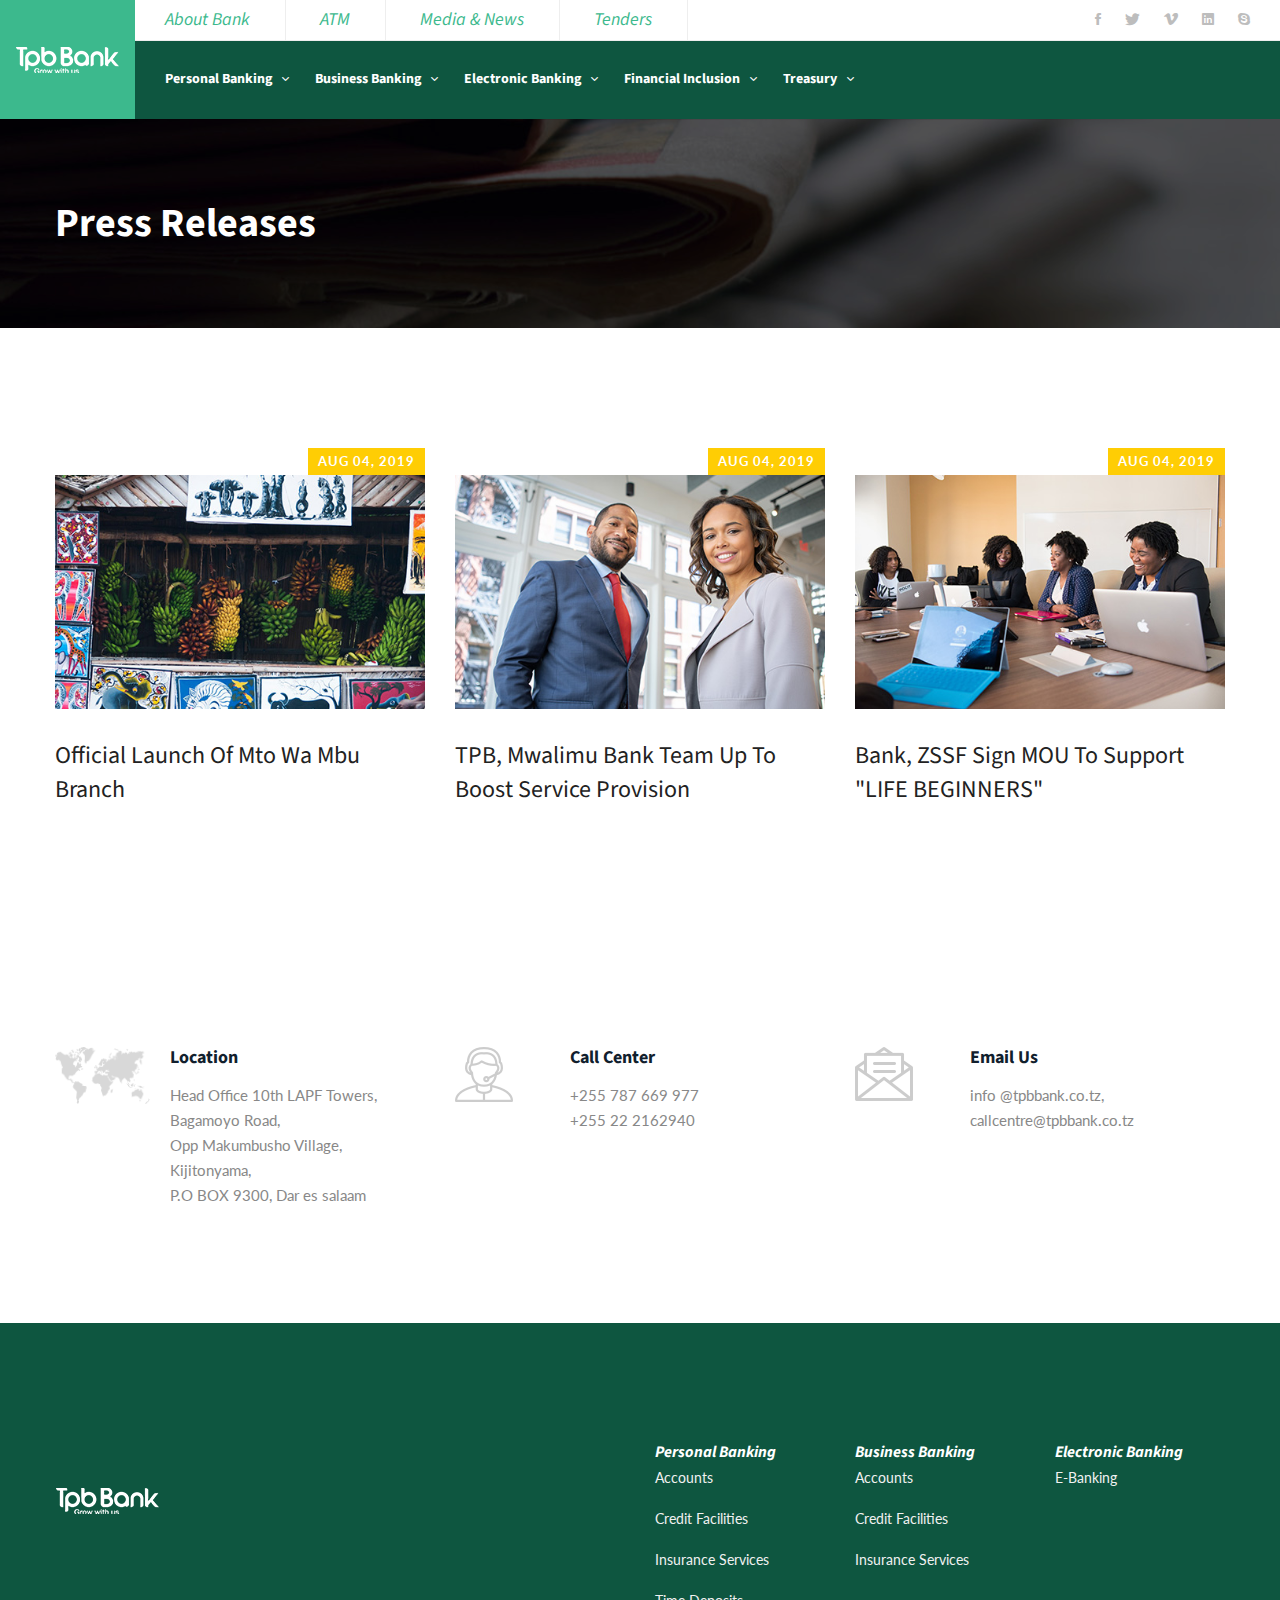
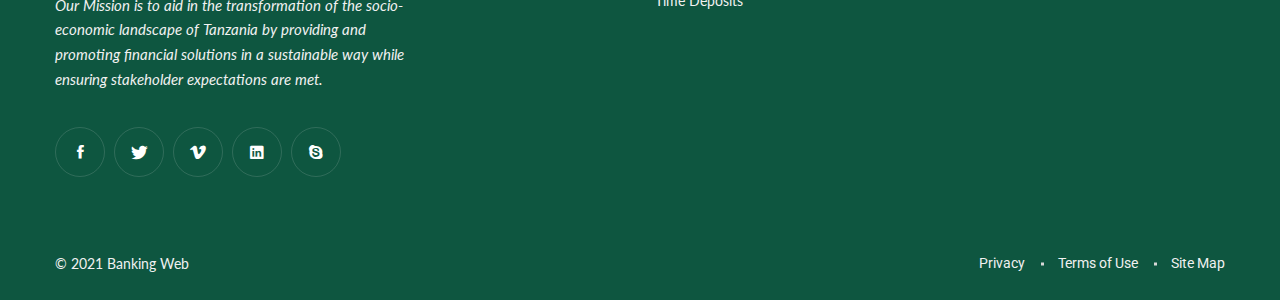
<file: news_overview.html>
<!DOCTYPE html>
<html class="no-js" lang="zxx">

<head>
    <meta charset="utf-8">
    <meta http-equiv="X-UA-Compatible" content="IE=edge">
    <title>Bank Update</title>
    <meta name="description" content="">
    <meta name="viewport" content="width=device-width, initial-scale=1">
    <!-- Favicon -->
    <link rel="icon" href="assets/img/favicon.png">

    <!-- CSS
    ============================================ -->

    <!-- Bootstrap CSS -->
    <link rel="stylesheet" href="assets/css/vendor/bootstrap.min.css">

    <!-- FontAwesome CSS -->
    <link rel="stylesheet" href="assets/css/vendor/font-awesome.min.css">

    <!-- Ionicons CSS -->
    <link rel="stylesheet" href="assets/css/vendor/ionicons.min.css">

    <!-- Flaticon CSS -->
    <link rel="stylesheet" href="assets/css/vendor/flaticon.min.css">

    <!-- Icomoon CSS -->
    <link rel="stylesheet" href="assets/css/vendor/icomoon.min.css">

    <!-- Tractor icon CSS -->
    <link rel="stylesheet" href="assets/css/vendor/tractor-icon.min.css">

    <!-- Swiper slider CSS -->
    <link rel="stylesheet" href="assets/css/plugins/swiper.min.css">

    <!-- Animate CSS -->
    <link rel="stylesheet" href="assets/css/plugins/animate.min.css">

    <!-- Light gallery CSS -->
    <link rel="stylesheet" href="assets/css/plugins/lightgallery.min.css">


    <!--GFonts-->
    <link rel="preconnect" href="https://fonts.gstatic.com">
    <link href="https://fonts.googleapis.com/css2?family=Lato:wght@200..900&family=Source+Sans+Pro:wght@200..900&display=swap" rel="stylesheet">





    <!-- Main Style CSS -->
    <link rel="stylesheet" href="assets/css/style-bank.css">
    <link rel="stylesheet" href="assets/css/bank.css">









    <!-- Revolution Slider CSS -->
    <link href="assets/revolution/css/settings.css" rel="stylesheet">
    <link href="assets/revolution/css/navigation.css" rel="stylesheet">
    <link href="assets/revolution/custom-setting.css" rel="stylesheet">


</head>

<body>
    <!--====================  End of preloader  ====================-->
    <!--====================  heaer area ====================-->
    <div class="header-area">
        <div class="header-area__desktop header-area__desktop--style3 position-relative">
            <!-- header wrapper -->
            <div class="header-wrapper header-wrapper--style3">
                <div class="header-wrapper--style3__logo">
                    <a href="#"><img src="assets/img/logo/logo-icon.png" class="img-fluid" alt=""></a>
                </div>
                <div class="header-wrapper--style3__header-right">
                    <div class="navigation-top--style3 border-bottom">
                        <div class="navigation-top--style3__left">
                            <ul class="topbar-info topbar-info--style2">
                                <li><a href="#" class="headerfont"  style="font-size: 12px"><i> About Bank</i></a>
                                </li>
                                <li><a href="#" class="headerfont"  style="font-size: 12px"><i> ATM </i></a>
                                </li>
                                <li><a href="#" class="headerfont"  style="font-size: 12px"><i> Media & News </i></a>
                                </li>
                                <li><a href="#" class="headerfont"  style="font-size: 12px"><i> Tenders </i></a>
                                </li>
                            </ul>
                        </div>
                        <div class="navigation-top--style3__right">
                            <div class="social-links social-links--white-topbar d-inline-block">
                                <ul>
                                    <li><a href="//facebook.com"><i class="ion-social-facebook"></i></a></li>
                                    <li><a href="//twitter.com"><i class="ion-social-twitter"></i></a></li>
                                    <li><a href="//vimeo.com"><i class="ion-social-vimeo"></i></a></li>
                                    <li><a href="//linkedin.com"><i class="ion-social-linkedin"></i></a></li>
                                    <li><a href="//skype.com"><i class="ion-social-skype"></i></a></li>
                                </ul>
                            </div>
                        </div>
                    </div>
                    <div class="header-navigation-wrapper header-navigation-wrapper--style3">
                        <div class="header-navigation-wrapper--style3__left">
                            <div class="header-navigation__nav header-navigation__nav--style3 position-static">
                                <nav>
                                    <ul>
                                        <li class="has-children">
                                            <a href="#" class="headerfont"  style="font-size: 14px">Personal Banking</a>
                                            <ul class="megamenu megamenu--tab">
                                                <li class="megamenu--tab__menu bg-img bg-img--menu" data-bg="assets/img/banks/nav_personal.jpg">
                                                    <nav>
                                                        <div class="nav nav-tabs flex-column" id="nav-tab" role="tablist">
                                                            <a class="nav-item nav-link active headerfont" id="item1-tab" data-toggle="tab" href="#item1" role="tab" aria-selected="true"><i>Personal Banking</i></a>
                                                            
                                                        </div>
                                                    </nav>
                                                </li>
                                                <li class="megamenu--tab__content tab-content">
                                                    <div class="tab-pane show active" id="item1" role="tabpanel" aria-labelledby="item1-tab">
                                                        <ul class="megamenu-tab-wrapper">
                                                            <li>
                                                                <h2 class="page-list-title headerfont">Accounts</h2>
                                                                <ul>
                                                                    <li><a href="#" class="reg_text" style="font-style:italic">Salary Account</a>
                                                                    </li>
                                                                    <li><a href="#" class="reg_text" style="font-style:italic">Quick Account
                                                                            </a></li>
                                                                    <li><a href="#" class="reg_text" style="font-style:italic">Minor Account</a></li>
                                                                    <li><a href="#" class="reg_text" style="font-style:italic">Students Account
                                                                        </a></li>
                                                                    <li><a href="#" class="reg_text" style="font-style:italic">Call Account
                                                                            </a></li>
                                                                    <li><a href="#" class="reg_text" style="font-style:italic">Sports Account
                                                                            </a></li>
                                                                    <li><a href="#" class="reg_text" style="font-style:italic">Tabasamu Account
                                                                            </a></li>
                                                                </ul>
                                                            </li>

                                                             <li>
                                                                <h2 class="page-list-title headerfont">Credit Facilities</h2>
                                                                <ul>
                                                                    <li><a href="#" class="reg_text" style="font-style:italic">Micro Loans</a>
                                                                    </li>
                                                                    <li><a href="#" class="reg_text" style="font-style:italic">Personal Loans
                                                                            </a></li>
                                                                </ul>
                                                            </li>

                                                             <li>
                                                                <h2 class="page-list-title headerfont">Insurance Services</h2>
                                                                <ul>
                                                                    <li><a href="#" class="reg_text" style="font-style:italic">Domestic Package</a>
                                                                    </li>
                                                                    <li><a href="#" class="reg_text" style="font-style:italic">Personal Insurance
                                                                            </a></li>
                                                                    <li><a href="#" class="reg_text" style="font-style:italic">Public Liability</a></li>
                                                                    <li><a href="#" class="reg_text" style="font-style:italic">Motor Policy
                                                                        </a></li>
                                                                   
                                                                </ul>
                                                            </li>

                                                             <li>
                                                                <h2 class="page-list-title headerfont">Time Deposits</h2>
                                                                <ul>
                                                                    <li><a href="#" class="reg_text" style="font-style:italic">WADU Plus</a>
                                                                    </li>
                                                                    <li><a href="#" class="reg_text" style="font-style:italic">Fixed Deposits
                                                                            </a></li>
                                                                </ul>
                                                            </li>

                                                           
                                                        </ul>
                                                    </div>
                                                </li>
                                            </ul>
                                        </li>

                                        <li class="has-children">
                                            <a href="#" class="headerfont"  style="font-size: 14px">Business Banking</a>
                                            <ul class="megamenu megamenu--tab">
                                                <li class="megamenu--tab__menu bg-img bg-img--menu" data-bg="assets/img/banks/nav_corporate.jpg">
                                                    <nav>
                                                        <div class="nav nav-tabs flex-column" id="nav-tab" role="tablist">
                                                            <a class="nav-item nav-link active headerfont" id="item1-tab" data-toggle="tab" href="#businessbank" role="tab" aria-selected="true"><i>Business Banking</i></a>
                                                            
                                                        </div>
                                                    </nav>
                                                </li>
                                                <li class="megamenu--tab__content tab-content">
                                                    <div class="tab-pane show active" id="businessbank" role="tabpanel" aria-labelledby="item1-tab">
                                                        <ul class="megamenu-tab-wrapper">
                                                            <li>
                                                                <h2 class="page-list-title headerfont">Accounts</h2>
                                                                <ul>
                                                                    <li><a href="#" class="reg_text" style="font-style:italic">Business Account</a>
                                                                    </li>
                                                                </ul>
                                                            </li>

                                                             <li>
                                                                <h2 class="page-list-title headerfont">Credit Facilities</h2>
                                                                <ul>
                                                                    <li><a href="#" class="reg_text" style="font-style:italic">SME Loans</a>
                                                                    </li>
                                                                </ul>
                                                            </li>

                                                             <li>
                                                                <h2 class="page-list-title headerfont">Insurance Services</h2>
                                                                <ul>
                                                                    <li><a href="#" class="reg_text" style="font-style:italic">Burglary Package</a>
                                                                    </li>
                                                                    <li><a href="#" class="reg_text" style="font-style:italic">Fidelity Guarantee Insurance
                                                                            </a></li>
                                                                    <li><a href="#" class="reg_text" style="font-style:italic">Money Insurance</a></li>
                                                                    <li><a href="#" class="reg_text" style="font-style:italic">Fire Insurance
                                                                        </a></li>
                                                                   
                                                                </ul>
                                                            </li>
                                                        </ul>
                                                    </div>
                                                </li>
                                            </ul>
                                        </li>

                                        <li class="has-children">
                                            <a href="#" class="headerfont"  style="font-size: 14px">Electronic Banking</a>
                                            <ul class="megamenu megamenu--tab">
                                                <li class="megamenu--tab__menu bg-img bg-img--menu" data-bg="assets/img/banks/nav_electronic_1.jpg">
                                                    <nav>
                                                        <div class="nav nav-tabs flex-column" id="nav-tab" role="tablist">
                                                            <a class="nav-item nav-link active headerfont" id="item1-tab" data-toggle="tab" href="#electronicbank" role="tab" aria-selected="true"><i>Electronic Banking</i></a>
                                                            
                                                        </div>
                                                    </nav>
                                                </li>
                                                <li class="megamenu--tab__content tab-content">
                                                    <div class="tab-pane show active" id="electronicbank" role="tabpanel" aria-labelledby="item1-tab">
                                                        <ul class="megamenu-tab-wrapper">
                                                            <li>
                                                                <h2 class="page-list-title headerfont">E-Banking</h2>
                                                                <ul>
                                                                    <li><a href="#" class="reg_text" style="font-style:italic">TPB POPOTE Mobile Banking</a>
                                                                    </li>
                                                                    <li><a href="#" class="reg_text" style="font-style:italic">TPB POPOTE Agency Banking</a>
                                                                    </li>
                                                                    <li><a href="#" class="reg_text" style="font-style:italic">TPB POPOTE ATMS</a>
                                                                    </li>
                                                                    <li><a href="#" class="reg_text" style="font-style:italic">TPB POPOTE Cards</a>
                                                                    </li>
                                                                    <li><a href="#" class="reg_text" style="font-style:italic">Internet Banking</a>
                                                                    </li>
                                                                </ul>
                                                            </li>

                                                             <li>
                                                                <h2 class="page-list-title headerfont">Bill Payment</h2>
                                                                <ul>
                                                                    <li><a href="#" class="reg_text" style="font-style:italic">TRA Tax Collection</a>
                                                                    </li>
                                                                    <li><a href="#" class="reg_text" style="font-style:italic">Fees Payment</a>
                                                                    </li>
                                                                </ul>
                                                            </li>

                                                             <li>
                                                                <h2 class="page-list-title headerfont">Money Transafer</h2>
                                                                <ul>
                                                                    <li><a href="#" class="reg_text" style="font-style:italic">Western Union</a>
                                                                    </li>
                                                                    <li><a href="#" class="reg_text" style="font-style:italic">TISS
                                                                            </a></li>
                                                                    <li><a href="#" class="reg_text" style="font-style:italic">Telegraphic Transfer - TT</a></li>
                                                                    <li><a href="#" class="reg_text" style="font-style:italic">EFT
                                                                        </a></li>
                                                                   
                                                                </ul>
                                                            </li>
                                                        </ul>
                                                    </div>
                                                </li>
                                            </ul>
                                        </li>

                                        <li class="has-children">
                                            <a href="#" class="headerfont"  style="font-size: 14px">Financial Inclusion</a>
                                            <ul class="megamenu megamenu--tab">
                                                <li class="megamenu--tab__menu bg-img bg-img--menu" data-bg="assets/img/banks/nav_fin_inc.jpg">
                                                    <nav>
                                                        <div class="nav nav-tabs flex-column" id="nav-tab" role="tablist">
                                                            <a class="nav-item nav-link active headerfont" id="item1-tab" data-toggle="tab" href="#financialinclusion" role="tab" aria-selected="true"><i>Financial Inclusion</i></a>
                                                            
                                                        </div>
                                                    </nav>
                                                </li>
                                                <li class="megamenu--tab__content tab-content">
                                                    <div class="tab-pane show active" id="financialinclusion" role="tabpanel" aria-labelledby="item1-tab">
                                                        <ul class="megamenu-tab-wrapper">
                                                            <li>
                                                                <h2 class="page-list-title headerfont">Group Banking</h2>
                                                                <ul>
                                                                    <li><a href="#" class="reg_text" style="font-style:italic">Informal Groups Account</a>
                                                                    </li>
                                                                    <li><a href="#" class="reg_text" style="font-style:italic">TPB POPOTE Agency Banking</a>
                                                                    </li>
                                                                    <li><a href="#" class="reg_text" style="font-style:italic">TPB VICCOBA Account</a>
                                                                    </li>
                                                                    <li><a href="#" class="reg_text" style="font-style:italic">TPB VSLA Account</a>
                                                                    </li>
                                                                    <li><a href="#" class="reg_text" style="font-style:italic">M-KOBA</a>
                                                                    </li>
                                                                </ul>
                                                            </li>
                                                        </ul>
                                                    </div>
                                                </li>
                                            </ul>
                                        </li>

                                        <li class="has-children">
                                            <a href="#" class="headerfont"  style="font-size: 14px">Treasury</a>
                                            <ul class="megamenu megamenu--tab">
                                                <li class="megamenu--tab__menu bg-img bg-img--menu" data-bg="assets/img/banks/nav_treasury.jpg">
                                                    <nav>
                                                        <div class="nav nav-tabs flex-column" id="nav-tab" role="tablist">
                                                            <a class="nav-item nav-link active headerfont" id="item1-tab" data-toggle="tab" href="#treasury" role="tab" aria-selected="true"><i>Treasury</i></a>
                                                            
                                                        </div>
                                                    </nav>
                                                </li>
                                                <li class="megamenu--tab__content tab-content">
                                                    <div class="tab-pane show active" id="treasury" role="tabpanel" aria-labelledby="item1-tab">
                                                        <ul class="megamenu-tab-wrapper">
                                                            <li>
                                                                <h2 class="page-list-title headerfont">Treasury Services</h2>
                                                                <ul>
                                                                    <li><a href="#" class="reg_text" style="font-style:italic">Foreign Exchange</a>
                                                                    </li>
                                                                    <li><a href="#" class="reg_text" style="font-style:italic">Notice Deposits</a>
                                                                    </li>
                                                                </ul>
                                                            </li>
                                                        </ul>
                                                    </div>
                                                </li>
                                            </ul>
                                        </li>
                                    </ul>
                                </nav>
                            </div>
                        </div>
                    </div>
                </div>
            </div>
        </div>

    </div>
    <!--====================  End of heaer area  ====================-->



   <!--====================  breadcrumb area ====================-->
    <div class="breadcrumb-area breadcrumb-area-bg section-space--inner--80 bg-img" data-bg="assets/img/banks/news_banner.jpg">
        <div class="container">
            <div class="row align-items-center">
                <div class="col-sm-6">
                    <h2 class="breadcrumb-page-title headerfont">Press Releases</h2>
                </div>
                
            </div>
        </div>
    </div>
    <!--====================  End of breadcrumb area  ====================-->
    <!--====================  page content wrapper ====================-->
    <div class="page-content-wrapper section-space--inner--120">
        <div class="container">
            <div class="row">
                <div class="col-lg-12">
                    <!-- blog grid wrapper -->
                    <div class="blog-grid-wrapper blog-grid-wrapper--style5">
                        <div class="row">
                            <div class="col-lg-4 col-md-6">
                                <div class="single-grid-blog-post single-grid-blog-post--style2">
                                    <div class="single-grid-blog-post__image">
                                        <span class="post-date reg_text">AUG 04, 2019</span>
                                        <div class="post-image">
                                            <a href="blog-post-image.html">
                                                <img src="assets/img/banks/mto_thumb.jpg" class="img-fluid" alt="">
                                            </a>
                                        </div>
                                    </div>
                                    <div class="single-grid-blog-post__content">
                                        
                                        <h3 class="post-title headerfont" style="font-weight: 400"><a href="#">Official Launch Of Mto Wa Mbu Branch</a></h3>
                                    </div>
                                </div>
                            </div>
                            <div class="col-lg-4 col-md-6">
                                <div class="single-grid-blog-post single-grid-blog-post--style2">
                                    <div class="single-grid-blog-post__image">
                                        <span class="post-date reg_text">Aug 04, 2019</span>
                                        <div class="post-image">
                                            <a href="blog-post-image.html">
                                                <img src="assets/img/banks/corp_2.jpg" class="img-fluid" alt="">
                                            </a>
                                        </div>
                                    </div>
                                    <div class="single-grid-blog-post__content">
                                        
                                        <h3 class="post-title headerfont" style="font-weight: 400"><a href="#">TPB, Mwalimu Bank Team Up To Boost Service Provision</a></h3>
                                    </div>
                                </div>
                            </div>
                            <div class="col-lg-4 col-md-6">
                                <div class="single-grid-blog-post single-grid-blog-post--style2">
                                    <div class="single-grid-blog-post__image">
                                        <span class="post-date reg_text">Aug 04, 2019</span>
                                        <div class="post-image">
                                            <a href="blog-post-image.html">
                                                <img src="assets/img/banks/corp_3.jpg" class="img-fluid" alt="">
                                            </a>
                                        </div>
                                    </div>
                                    <div class="single-grid-blog-post__content">
                                        
                                        <h3 class="post-title headerfont" style="font-weight: 400"><a href="#">Bank, ZSSF Sign MOU To Support "LIFE BEGINNERS"</a></h3>
                                    </div>
                                </div>
                            </div>
                        </div>
                    </div>
                </div>
            </div>
        </div>
    </div>
    <!--====================  End of page content wrapper  ====================-->












   <!--====================  icon info area ====================-->
    <div class="icon-info-area section-space--inner--120">
        <div class="container">
            <div class="row">
                <div class="col-lg-12">
                    <div class="icon-info-wrapper">
                        <div class="row">
                            <div class="col-lg-4">
                                <div class="single-icon-info">
                                    <div class="single-icon-info__image">
                                        <img src="assets/img/icons/location.png" class="img-fluid" alt="">
                                    </div>
                                    <div class="single-icon-info__content">
                                        <h4 class="single-icon-info__title single-icon-info__title--black2 headerfont">Location</h4>
                                        <p class="single-icon-info__text reg_text">Head Office 10th LAPF Towers,<br>Bagamoyo Road, <br>Opp Makumbusho Village, Kijitonyama,<br>P.O BOX 9300, Dar es salaam</p>
                                    </div>
                                </div>
                            </div>
                            <div class="col-lg-4">
                                <div class="single-icon-info">
                                    <div class="single-icon-info__image">
                                        <img src="assets/img/icons/support-dark.png" class="img-fluid" alt="">
                                    </div>
                                    <div class="single-icon-info__content">
                                        <h4 class="single-icon-info__title single-icon-info__title--black2 headerfont">Call Center</h4>
                                        <p class="single-icon-info__text reg_text">+255 787 669 977<br> +255 22 2162940</p>
                                    </div>
                                </div>
                            </div>
                            <div class="col-lg-4">
                                <div class="single-icon-info">
                                    <div class="single-icon-info__image">
                                        <img src="assets/img/icons/message-dark.png" class="img-fluid" alt="">
                                    </div>
                                    <div class="single-icon-info__content">
                                        <h4 class="single-icon-info__title single-icon-info__title--black2 headerfont">Email Us</h4>
                                        <p class="single-icon-info__text reg_text">info @tpbbank.co.tz, <br> callcentre@tpbbank.co.tz</p>
                                    </div>
                                </div>
                            </div>
                        </div>
                    </div>
                </div>
            </div>
        </div>
    </div>
    <!--====================  End of icon info area  ====================-->

    <!--====================  footer area ====================-->
    <div class="footer-area section-space--inner--top--120 dark-bg--style2">
        <div class="container">
            <div class="row">
                <div class="col-lg-12">
                    <div class="footer-content-wrapper">
                        <div class="row">
                            <div class="col-lg-6 col-md-12">
                                <!-- footer intro wrapper -->
                                <div class="footer-intro-wrapper">
                                    <div class="footer-logo">
                                        <a href="#">
                                            <img src="assets/img/logo/logo-icon.png" class="img-fluid" alt="">
                                        </a>
                                    </div>
                                    <div class="footer-desc reg_text"><i>
                                        Our Mission is to aid in the transformation of the socio-economic landscape of Tanzania by providing and promoting financial solutions in a sustainable way while ensuring stakeholder expectations are met.</i>
                                    </div>
                                    <div class="social-links social-links--round-style">
                                        <ul>
                                            <li><a href="//facebook.com" data-tippy="Facebook" data-tippy-inertia="false" data-tippy-animation="shift-away" data-tippy-delay="50" data-tippy-arrow="true" data-tippy-theme="sharpborder__black" data-tippy-placement="top"><i class="ion-social-facebook"></i></a></li>
                                            <li><a href="//twitter.com" data-tippy="Twitter" data-tippy-inertia="false" data-tippy-animation="shift-away" data-tippy-delay="50" data-tippy-arrow="true" data-tippy-theme="sharpborder__black" data-tippy-placement="top"><i class="ion-social-twitter"></i></a></li>
                                            <li><a href="//vimeo.com" data-tippy="Vimeo" data-tippy-inertia="false" data-tippy-animation="shift-away" data-tippy-delay="50" data-tippy-arrow="true" data-tippy-theme="sharpborder__black" data-tippy-placement="top"><i class="ion-social-vimeo"></i></a></li>
                                            <li><a href="//linkedin.com" data-tippy="Linkedin" data-tippy-inertia="false" data-tippy-animation="shift-away" data-tippy-delay="50" data-tippy-arrow="true" data-tippy-theme="sharpborder__black" data-tippy-placement="top"><i class="ion-social-linkedin"></i></a></li>
                                            <li><a href="//skype.com" data-tippy="Skype" data-tippy-inertia="false" data-tippy-animation="shift-away" data-tippy-delay="50" data-tippy-arrow="true" data-tippy-theme="sharpborder__black" data-tippy-placement="top"><i class="ion-social-skype"></i></a></li>
                                        </ul>
                                    </div>
                                </div>
                            </div>
                            <div class="col-lg-2 col-md-4">
                                <!-- footer widget -->
                                <div class="footer-widget">
                                    <h3 class="headerfont" style="color: #fff;font-size: 16px"><i>Personal Banking</i></h3>
                                    <ul class="footer-widget__navigation">
                                        <li><a href="#" class="reg_text" style="font-size: 14px">Accounts</a></li>
                                        <li><a href="#" class="reg_text" style="font-size: 14px">Credit Facilities</a></li>
                                        <li><a href="#" class="reg_text" style="font-size: 14px">Insurance Services</a></li>
                                        <li><a href="#" class="reg_text" style="font-size: 14px">Time Deposits</a></li>
                                    </ul>
                                </div>
                            </div>
                            <div class="col-lg-2 col-md-4">
                                <!-- footer widget -->
                                <div class="footer-widget">
                                    <h3 class="headerfont" style="color: #fff;font-size: 16px"><i>Business Banking</i></h3>
                                    <ul class="footer-widget__navigation">
                                        <li><a href="#" class="reg_text" style="font-size: 14px">Accounts</a></li>
                                        <li><a href="#" class="reg_text" style="font-size: 14px">Credit Facilities</a></li>
                                        <li><a href="#" class="reg_text" style="font-size: 14px">Insurance Services</a></li>
                                    </ul>
                                </div>
                            </div>
                             <div class="col-lg-2 col-md-4">
                                <!-- footer widget -->
                                <div class="footer-widget">
                                    <h3 class="headerfont" style="color: #fff;font-size: 16px"><i>Electronic Banking</i></h3>
                                    <ul class="footer-widget__navigation">
                                        <li><a href="#" class="reg_text" style="font-size: 14px">E-Banking</a></li>
                                    </ul>
                                </div>
                            </div>
                        </div>
                    </div>
                </div>
            </div>
            <div class="row">
                <div class="col-lg-12">
                    <div class="footer-copyright-wrapper">
                        <div class="row">
                            <div class="col-md-6">
                                <div class="footer-copyright-left reg_text">
                                    &copy; 2021 Banking Web
                                </div>
                            </div>
                            <div class="col-md-6">
                                <div class="footer-copyright-right">
                                    <ul class="footer-copyright-right__navigation">
                                        <li><a href="#">Privacy</a></li>
                                        <li><a href="#">Terms of Use</a></li>
                                        <li><a href="#">Site Map</a></li>
                                    </ul>
                                </div>
                            </div>
                        </div>
                    </div>
                </div>
            </div>
        </div>
    </div>
    <!--====================  End of footer area  ====================-->
    <!--=======  overlay-navigation-menu  =======-->


    <!--=======  End of overlay-navigation-menu  =======-->
    <!--====================  scroll top ====================-->
    <a href="#" class="scroll-top" id="scroll-top">
        <i class="ion-android-arrow-up"></i>
    </a>
    <!--====================  End of scroll top  ====================-->
    <!-- JS
============================================ -->

    <!-- Modernizer JS -->
    <script src="assets/js/vendor/modernizr-2.8.3.min.js"></script>

    <!-- jQuery JS -->
    <script src="assets/js/vendor/jquery-3.5.1.min.js"></script>

    <!-- Bootstrap JS -->
    <script src="assets/js/vendor/bootstrap.min.js"></script>

    <!-- Popper JS -->
    <script src="assets/js/vendor/popper.min.js"></script>

    <!-- Swiper Slider JS -->
    <script src="assets/js/plugins/swiper.min.js"></script>

    <!-- Tippy JS -->
    <script src="assets/js/plugins/tippy.min.js"></script>

    <!-- Light gallery JS -->
    <script src="assets/js/plugins/lightgallery.min.js"></script>

    <!-- Light gallery video JS -->
    <script src="assets/js/plugins/lg-video.min.js"></script>

    <!-- Waypoints JS -->
    <script src="assets/js/plugins/waypoints.min.js"></script>

    <!-- Counter up JS -->
    <script src="assets/js/plugins/counterup.min.js"></script>

    <!-- Isotope JS -->
    <script src="assets/js/plugins/isotope.min.js"></script>

    <!-- Appear JS -->
    <script src="assets/js/plugins/appear.min.js"></script>

    <!-- Gmap3 JS -->
    <script src="assets/js/plugins/gmap3.min.js"></script>

    <!-- Mailchimp JS -->
    <script src="assets/js/plugins/mailchimp-ajax-submit.min.js"></script>


    <!-- Main JS -->
    <script src="assets/js/main.js"></script>


    <!-- Revolution Slider JS -->
    <script src="assets/revolution/js/jquery.themepunch.revolution.min.js"></script>
    <script src="assets/revolution/js/jquery.themepunch.tools.min.js"></script>
    <script src="assets/revolution/revolution-active.js"></script>

    <!-- SLIDER REVOLUTION 5.0 EXTENSIONS  (Load Extensions only on Local File Systems !  The following part can be removed on Server for On Demand Loading) -->
    <script src="assets/revolution/js/extensions/revolution.extension.kenburn.min.js"></script>
    <script src="assets/revolution/js/extensions/revolution.extension.slideanims.min.js"></script>
    <script src="assets/revolution/js/extensions/revolution.extension.actions.min.js"></script>
    <script src="assets/revolution/js/extensions/revolution.extension.layeranimation.min.js"></script>
    <script src="assets/revolution/js/extensions/revolution.extension.navigation.min.js"></script>
    <script src="assets/revolution/js/extensions/revolution.extension.parallax.min.js"></script>

</body>

</html>
</file>
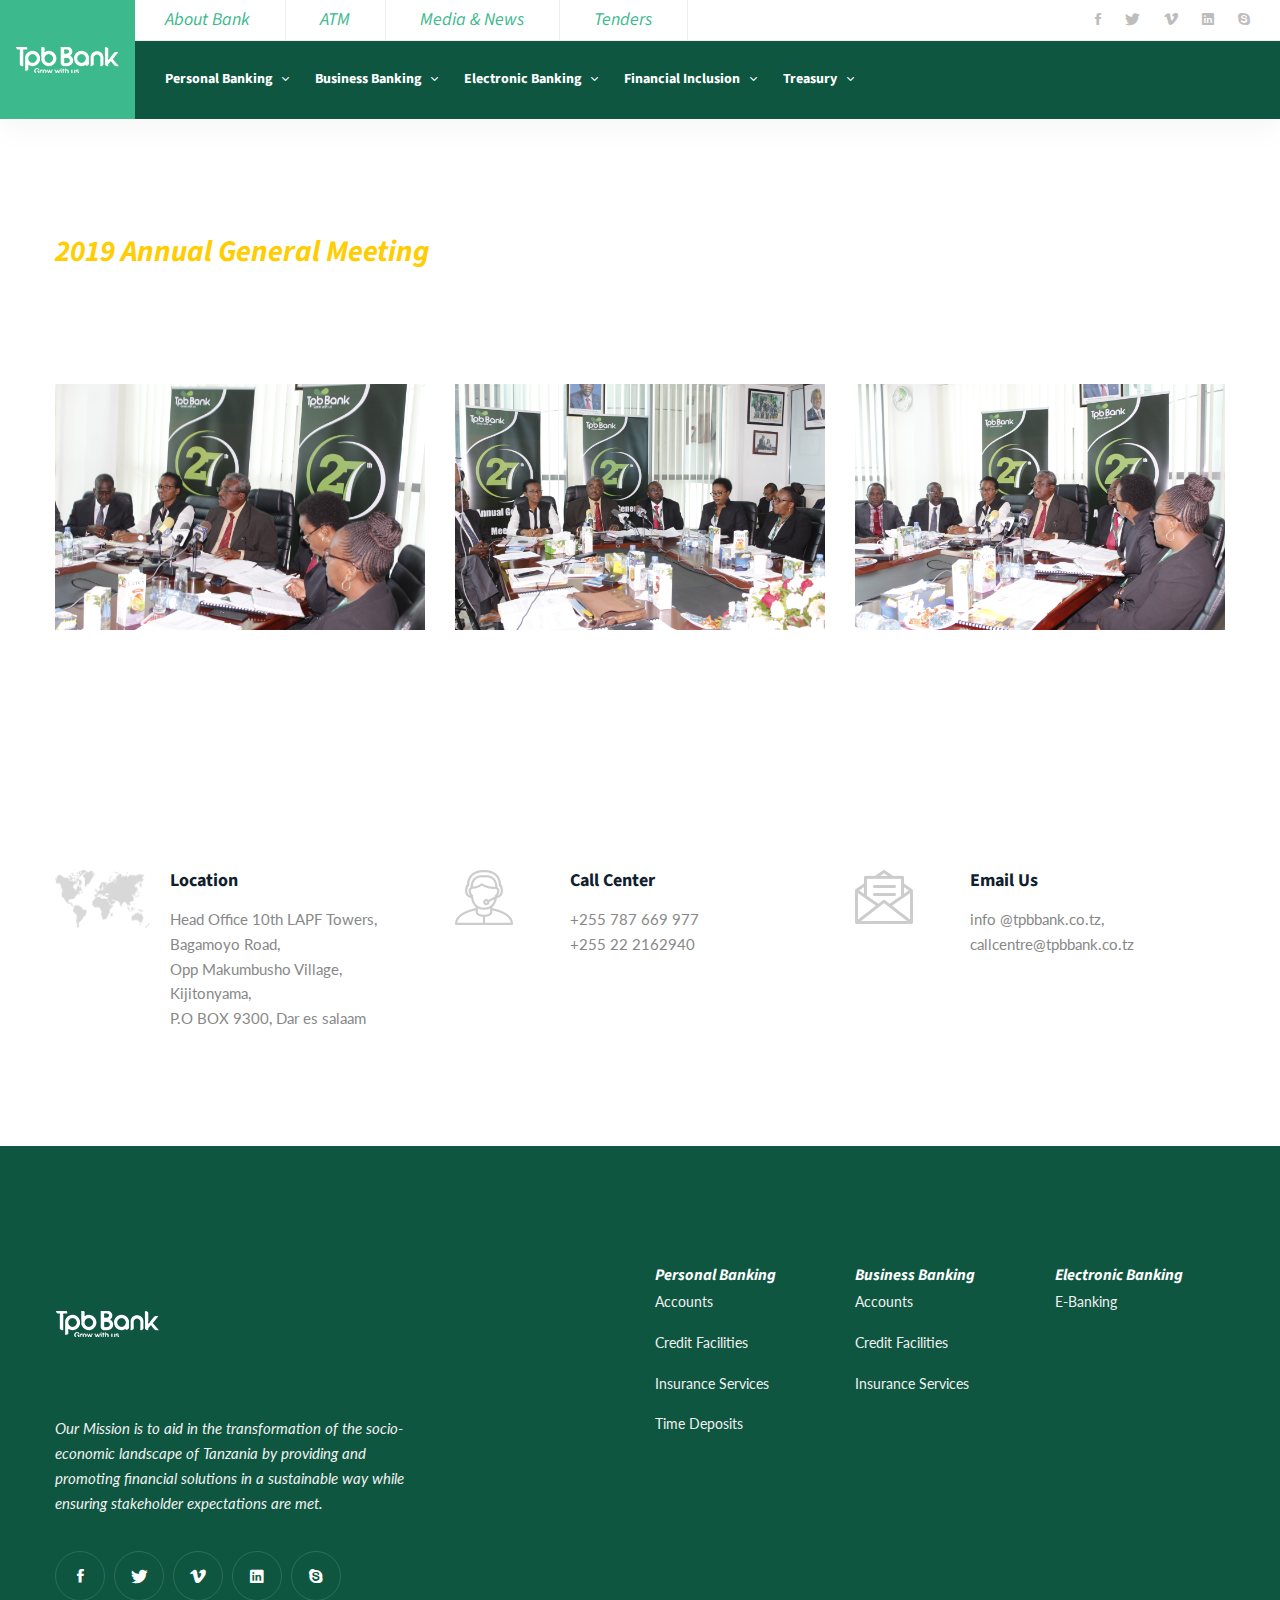
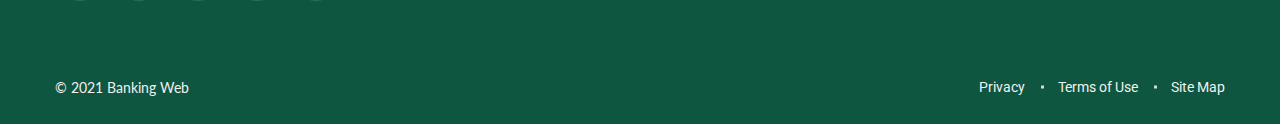
<file: selected_gallery.html>
<!DOCTYPE html>
<html class="no-js" lang="zxx">

<head>
    <meta charset="utf-8">
    <meta http-equiv="X-UA-Compatible" content="IE=edge">
    <title>Bank Update</title>
    <meta name="description" content="">
    <meta name="viewport" content="width=device-width, initial-scale=1">
    <!-- Favicon -->
    <link rel="icon" href="assets/img/favicon.png">

    <!-- CSS
    ============================================ -->

    <!-- Bootstrap CSS -->
    <link rel="stylesheet" href="assets/css/vendor/bootstrap.min.css">

    <!-- FontAwesome CSS -->
    <link rel="stylesheet" href="assets/css/vendor/font-awesome.min.css">

    <!-- Ionicons CSS -->
    <link rel="stylesheet" href="assets/css/vendor/ionicons.min.css">

    <!-- Flaticon CSS -->
    <link rel="stylesheet" href="assets/css/vendor/flaticon.min.css">

    <!-- Icomoon CSS -->
    <link rel="stylesheet" href="assets/css/vendor/icomoon.min.css">

    <!-- Tractor icon CSS -->
    <link rel="stylesheet" href="assets/css/vendor/tractor-icon.min.css">

    <!-- Swiper slider CSS -->
    <link rel="stylesheet" href="assets/css/plugins/swiper.min.css">

    <!-- Animate CSS -->
    <link rel="stylesheet" href="assets/css/plugins/animate.min.css">

    <!-- Light gallery CSS -->
    <link rel="stylesheet" href="assets/css/plugins/lightgallery.min.css">


    <!--GFonts-->
    <link rel="preconnect" href="https://fonts.gstatic.com">
    <link href="https://fonts.googleapis.com/css2?family=Lato:wght@200..900&family=Source+Sans+Pro:wght@200..900&display=swap" rel="stylesheet">





    <!-- Main Style CSS -->
    <link rel="stylesheet" href="assets/css/style-bank.css">
    <link rel="stylesheet" href="assets/css/bank.css">









    <!-- Revolution Slider CSS -->
    <link href="assets/revolution/css/settings.css" rel="stylesheet">
    <link href="assets/revolution/css/navigation.css" rel="stylesheet">
    <link href="assets/revolution/custom-setting.css" rel="stylesheet">


</head>

<body>
    <!--====================  End of preloader  ====================-->
    <!--====================  heaer area ====================-->
    <div class="header-area">
        <div class="header-area__desktop header-area__desktop--style3 position-relative">
            <!-- header wrapper -->
            <div class="header-wrapper header-wrapper--style3">
                <div class="header-wrapper--style3__logo">
                    <a href="#"><img src="assets/img/logo/logo-icon.png" class="img-fluid" alt=""></a>
                </div>
                <div class="header-wrapper--style3__header-right">
                    <div class="navigation-top--style3 border-bottom">
                        <div class="navigation-top--style3__left">
                            <ul class="topbar-info topbar-info--style2">
                                <li><a href="#" class="headerfont"  style="font-size: 12px"><i> About Bank</i></a>
                                </li>
                                <li><a href="#" class="headerfont"  style="font-size: 12px"><i> ATM </i></a>
                                </li>
                                <li><a href="#" class="headerfont"  style="font-size: 12px"><i> Media & News </i></a>
                                </li>
                                <li><a href="#" class="headerfont"  style="font-size: 12px"><i> Tenders </i></a>
                                </li>
                            </ul>
                        </div>
                        <div class="navigation-top--style3__right">
                            <div class="social-links social-links--white-topbar d-inline-block">
                                <ul>
                                    <li><a href="//facebook.com"><i class="ion-social-facebook"></i></a></li>
                                    <li><a href="//twitter.com"><i class="ion-social-twitter"></i></a></li>
                                    <li><a href="//vimeo.com"><i class="ion-social-vimeo"></i></a></li>
                                    <li><a href="//linkedin.com"><i class="ion-social-linkedin"></i></a></li>
                                    <li><a href="//skype.com"><i class="ion-social-skype"></i></a></li>
                                </ul>
                            </div>
                        </div>
                    </div>
                    <div class="header-navigation-wrapper header-navigation-wrapper--style3">
                        <div class="header-navigation-wrapper--style3__left">
                            <div class="header-navigation__nav header-navigation__nav--style3 position-static">
                                <nav>
                                    <ul>
                                        <li class="has-children">
                                            <a href="#" class="headerfont"  style="font-size: 14px">Personal Banking</a>
                                            <ul class="megamenu megamenu--tab">
                                                <li class="megamenu--tab__menu bg-img bg-img--menu" data-bg="assets/img/banks/nav_personal.jpg">
                                                    <nav>
                                                        <div class="nav nav-tabs flex-column" id="nav-tab" role="tablist">
                                                            <a class="nav-item nav-link active headerfont" id="item1-tab" data-toggle="tab" href="#item1" role="tab" aria-selected="true"><i>Personal Banking</i></a>
                                                            
                                                        </div>
                                                    </nav>
                                                </li>
                                                <li class="megamenu--tab__content tab-content">
                                                    <div class="tab-pane show active" id="item1" role="tabpanel" aria-labelledby="item1-tab">
                                                        <ul class="megamenu-tab-wrapper">
                                                            <li>
                                                                <h2 class="page-list-title headerfont">Accounts</h2>
                                                                <ul>
                                                                    <li><a href="#" class="reg_text" style="font-style:italic">Salary Account</a>
                                                                    </li>
                                                                    <li><a href="#" class="reg_text" style="font-style:italic">Quick Account
                                                                            </a></li>
                                                                    <li><a href="#" class="reg_text" style="font-style:italic">Minor Account</a></li>
                                                                    <li><a href="#" class="reg_text" style="font-style:italic">Students Account
                                                                        </a></li>
                                                                    <li><a href="#" class="reg_text" style="font-style:italic">Call Account
                                                                            </a></li>
                                                                    <li><a href="#" class="reg_text" style="font-style:italic">Sports Account
                                                                            </a></li>
                                                                    <li><a href="#" class="reg_text" style="font-style:italic">Tabasamu Account
                                                                            </a></li>
                                                                </ul>
                                                            </li>

                                                             <li>
                                                                <h2 class="page-list-title headerfont">Credit Facilities</h2>
                                                                <ul>
                                                                    <li><a href="#" class="reg_text" style="font-style:italic">Micro Loans</a>
                                                                    </li>
                                                                    <li><a href="#" class="reg_text" style="font-style:italic">Personal Loans
                                                                            </a></li>
                                                                </ul>
                                                            </li>

                                                             <li>
                                                                <h2 class="page-list-title headerfont">Insurance Services</h2>
                                                                <ul>
                                                                    <li><a href="#" class="reg_text" style="font-style:italic">Domestic Package</a>
                                                                    </li>
                                                                    <li><a href="#" class="reg_text" style="font-style:italic">Personal Insurance
                                                                            </a></li>
                                                                    <li><a href="#" class="reg_text" style="font-style:italic">Public Liability</a></li>
                                                                    <li><a href="#" class="reg_text" style="font-style:italic">Motor Policy
                                                                        </a></li>
                                                                   
                                                                </ul>
                                                            </li>

                                                             <li>
                                                                <h2 class="page-list-title headerfont">Time Deposits</h2>
                                                                <ul>
                                                                    <li><a href="#" class="reg_text" style="font-style:italic">WADU Plus</a>
                                                                    </li>
                                                                    <li><a href="#" class="reg_text" style="font-style:italic">Fixed Deposits
                                                                            </a></li>
                                                                </ul>
                                                            </li>

                                                           
                                                        </ul>
                                                    </div>
                                                </li>
                                            </ul>
                                        </li>

                                        <li class="has-children">
                                            <a href="#" class="headerfont"  style="font-size: 14px">Business Banking</a>
                                            <ul class="megamenu megamenu--tab">
                                                <li class="megamenu--tab__menu bg-img bg-img--menu" data-bg="assets/img/banks/nav_corporate.jpg">
                                                    <nav>
                                                        <div class="nav nav-tabs flex-column" id="nav-tab" role="tablist">
                                                            <a class="nav-item nav-link active headerfont" id="item1-tab" data-toggle="tab" href="#businessbank" role="tab" aria-selected="true"><i>Business Banking</i></a>
                                                            
                                                        </div>
                                                    </nav>
                                                </li>
                                                <li class="megamenu--tab__content tab-content">
                                                    <div class="tab-pane show active" id="businessbank" role="tabpanel" aria-labelledby="item1-tab">
                                                        <ul class="megamenu-tab-wrapper">
                                                            <li>
                                                                <h2 class="page-list-title headerfont">Accounts</h2>
                                                                <ul>
                                                                    <li><a href="#" class="reg_text" style="font-style:italic">Business Account</a>
                                                                    </li>
                                                                </ul>
                                                            </li>

                                                             <li>
                                                                <h2 class="page-list-title headerfont">Credit Facilities</h2>
                                                                <ul>
                                                                    <li><a href="#" class="reg_text" style="font-style:italic">SME Loans</a>
                                                                    </li>
                                                                </ul>
                                                            </li>

                                                             <li>
                                                                <h2 class="page-list-title headerfont">Insurance Services</h2>
                                                                <ul>
                                                                    <li><a href="#" class="reg_text" style="font-style:italic">Burglary Package</a>
                                                                    </li>
                                                                    <li><a href="#" class="reg_text" style="font-style:italic">Fidelity Guarantee Insurance
                                                                            </a></li>
                                                                    <li><a href="#" class="reg_text" style="font-style:italic">Money Insurance</a></li>
                                                                    <li><a href="#" class="reg_text" style="font-style:italic">Fire Insurance
                                                                        </a></li>
                                                                   
                                                                </ul>
                                                            </li>
                                                        </ul>
                                                    </div>
                                                </li>
                                            </ul>
                                        </li>

                                        <li class="has-children">
                                            <a href="#" class="headerfont"  style="font-size: 14px">Electronic Banking</a>
                                            <ul class="megamenu megamenu--tab">
                                                <li class="megamenu--tab__menu bg-img bg-img--menu" data-bg="assets/img/banks/nav_electronic_1.jpg">
                                                    <nav>
                                                        <div class="nav nav-tabs flex-column" id="nav-tab" role="tablist">
                                                            <a class="nav-item nav-link active headerfont" id="item1-tab" data-toggle="tab" href="#electronicbank" role="tab" aria-selected="true"><i>Electronic Banking</i></a>
                                                            
                                                        </div>
                                                    </nav>
                                                </li>
                                                <li class="megamenu--tab__content tab-content">
                                                    <div class="tab-pane show active" id="electronicbank" role="tabpanel" aria-labelledby="item1-tab">
                                                        <ul class="megamenu-tab-wrapper">
                                                            <li>
                                                                <h2 class="page-list-title headerfont">E-Banking</h2>
                                                                <ul>
                                                                    <li><a href="#" class="reg_text" style="font-style:italic">TPB POPOTE Mobile Banking</a>
                                                                    </li>
                                                                    <li><a href="#" class="reg_text" style="font-style:italic">TPB POPOTE Agency Banking</a>
                                                                    </li>
                                                                    <li><a href="#" class="reg_text" style="font-style:italic">TPB POPOTE ATMS</a>
                                                                    </li>
                                                                    <li><a href="#" class="reg_text" style="font-style:italic">TPB POPOTE Cards</a>
                                                                    </li>
                                                                    <li><a href="#" class="reg_text" style="font-style:italic">Internet Banking</a>
                                                                    </li>
                                                                </ul>
                                                            </li>

                                                             <li>
                                                                <h2 class="page-list-title headerfont">Bill Payment</h2>
                                                                <ul>
                                                                    <li><a href="#" class="reg_text" style="font-style:italic">TRA Tax Collection</a>
                                                                    </li>
                                                                    <li><a href="#" class="reg_text" style="font-style:italic">Fees Payment</a>
                                                                    </li>
                                                                </ul>
                                                            </li>

                                                             <li>
                                                                <h2 class="page-list-title headerfont">Money Transafer</h2>
                                                                <ul>
                                                                    <li><a href="#" class="reg_text" style="font-style:italic">Western Union</a>
                                                                    </li>
                                                                    <li><a href="#" class="reg_text" style="font-style:italic">TISS
                                                                            </a></li>
                                                                    <li><a href="#" class="reg_text" style="font-style:italic">Telegraphic Transfer - TT</a></li>
                                                                    <li><a href="#" class="reg_text" style="font-style:italic">EFT
                                                                        </a></li>
                                                                   
                                                                </ul>
                                                            </li>
                                                        </ul>
                                                    </div>
                                                </li>
                                            </ul>
                                        </li>

                                        <li class="has-children">
                                            <a href="#" class="headerfont"  style="font-size: 14px">Financial Inclusion</a>
                                            <ul class="megamenu megamenu--tab">
                                                <li class="megamenu--tab__menu bg-img bg-img--menu" data-bg="assets/img/banks/nav_fin_inc.jpg">
                                                    <nav>
                                                        <div class="nav nav-tabs flex-column" id="nav-tab" role="tablist">
                                                            <a class="nav-item nav-link active headerfont" id="item1-tab" data-toggle="tab" href="#financialinclusion" role="tab" aria-selected="true"><i>Financial Inclusion</i></a>
                                                            
                                                        </div>
                                                    </nav>
                                                </li>
                                                <li class="megamenu--tab__content tab-content">
                                                    <div class="tab-pane show active" id="financialinclusion" role="tabpanel" aria-labelledby="item1-tab">
                                                        <ul class="megamenu-tab-wrapper">
                                                            <li>
                                                                <h2 class="page-list-title headerfont">Group Banking</h2>
                                                                <ul>
                                                                    <li><a href="#" class="reg_text" style="font-style:italic">Informal Groups Account</a>
                                                                    </li>
                                                                    <li><a href="#" class="reg_text" style="font-style:italic">TPB POPOTE Agency Banking</a>
                                                                    </li>
                                                                    <li><a href="#" class="reg_text" style="font-style:italic">TPB VICCOBA Account</a>
                                                                    </li>
                                                                    <li><a href="#" class="reg_text" style="font-style:italic">TPB VSLA Account</a>
                                                                    </li>
                                                                    <li><a href="#" class="reg_text" style="font-style:italic">M-KOBA</a>
                                                                    </li>
                                                                </ul>
                                                            </li>
                                                        </ul>
                                                    </div>
                                                </li>
                                            </ul>
                                        </li>

                                        <li class="has-children">
                                            <a href="#" class="headerfont"  style="font-size: 14px">Treasury</a>
                                            <ul class="megamenu megamenu--tab">
                                                <li class="megamenu--tab__menu bg-img bg-img--menu" data-bg="assets/img/banks/nav_treasury.jpg">
                                                    <nav>
                                                        <div class="nav nav-tabs flex-column" id="nav-tab" role="tablist">
                                                            <a class="nav-item nav-link active headerfont" id="item1-tab" data-toggle="tab" href="#treasury" role="tab" aria-selected="true"><i>Treasury</i></a>
                                                            
                                                        </div>
                                                    </nav>
                                                </li>
                                                <li class="megamenu--tab__content tab-content">
                                                    <div class="tab-pane show active" id="treasury" role="tabpanel" aria-labelledby="item1-tab">
                                                        <ul class="megamenu-tab-wrapper">
                                                            <li>
                                                                <h2 class="page-list-title headerfont">Treasury Services</h2>
                                                                <ul>
                                                                    <li><a href="#" class="reg_text" style="font-style:italic">Foreign Exchange</a>
                                                                    </li>
                                                                    <li><a href="#" class="reg_text" style="font-style:italic">Notice Deposits</a>
                                                                    </li>
                                                                </ul>
                                                            </li>
                                                        </ul>
                                                    </div>
                                                </li>
                                            </ul>
                                        </li>
                                    </ul>
                                </nav>
                            </div>
                        </div>
                    </div>
                </div>
            </div>
        </div>

    </div>
    <!--====================  End of heaer area  ====================-->








    <!--====================  page content wrapper ====================-->
    <div class="page-content-wrapper section-space--inner--120">
        <div class="container">
            <div class="row">
                <div class="col-lg-8">
                    <div class="case-study__page-content-wrapper">
                        <h3 class="case-study__page-content-title headerfont" style="font-weight: 700;color:#ffcd04"><i>2019 Annual General Meeting</i>
                    </div>
                </div>
            </div>

            <div class="row">
                <div class="col-lg-12">
                    <div class="case-study__image-gallery-wrapper section-space--top--80">
                        <div class="row image-popup">
                            <div class="col-lg-4 col-md-6 col-sm-6">
                                <div class="case-study__single-gallery-image">
                                    <a href="assets/img/banks/gallery/img1.jpeg" class="single-gallery-thumb">
                                        <img src="assets/img/banks/gallery/img1.jpeg" class="img-fluid" alt="">
                                    </a>
                                </div>
                            </div>
                            <div class="col-lg-4 col-md-6 col-sm-6">
                                <div class="case-study__single-gallery-image">
                                    <a href="assets/img/banks/gallery/img2.jpeg" class="single-gallery-thumb">
                                        <img src="assets/img/banks/gallery/img2.jpeg" class="img-fluid" alt="">
                                    </a>
                                </div>
                            </div>
                            <div class="col-lg-4 col-md-6 col-sm-6">
                                <div class="case-study__single-gallery-image">
                                    <a href="assets/img/banks/gallery/img3.jpeg" class="single-gallery-thumb">
                                        <img src="assets/img/banks/gallery/img3.jpeg" class="img-fluid" alt="">
                                    </a>
                                </div>
                            </div>
                        </div>
                    </div>
                </div>
            </div>
        </div>
    </div>
    <!--====================  End of page content wrapper  ====================-->





















   <!--====================  icon info area ====================-->
    <div class="icon-info-area section-space--inner--120">
        <div class="container">
            <div class="row">
                <div class="col-lg-12">
                    <div class="icon-info-wrapper">
                        <div class="row">
                            <div class="col-lg-4">
                                <div class="single-icon-info">
                                    <div class="single-icon-info__image">
                                        <img src="assets/img/icons/location.png" class="img-fluid" alt="">
                                    </div>
                                    <div class="single-icon-info__content">
                                        <h4 class="single-icon-info__title single-icon-info__title--black2 headerfont">Location</h4>
                                        <p class="single-icon-info__text reg_text">Head Office 10th LAPF Towers,<br>Bagamoyo Road, <br>Opp Makumbusho Village, Kijitonyama,<br>P.O BOX 9300, Dar es salaam</p>
                                    </div>
                                </div>
                            </div>
                            <div class="col-lg-4">
                                <div class="single-icon-info">
                                    <div class="single-icon-info__image">
                                        <img src="assets/img/icons/support-dark.png" class="img-fluid" alt="">
                                    </div>
                                    <div class="single-icon-info__content">
                                        <h4 class="single-icon-info__title single-icon-info__title--black2 headerfont">Call Center</h4>
                                        <p class="single-icon-info__text reg_text">+255 787 669 977<br> +255 22 2162940</p>
                                    </div>
                                </div>
                            </div>
                            <div class="col-lg-4">
                                <div class="single-icon-info">
                                    <div class="single-icon-info__image">
                                        <img src="assets/img/icons/message-dark.png" class="img-fluid" alt="">
                                    </div>
                                    <div class="single-icon-info__content">
                                        <h4 class="single-icon-info__title single-icon-info__title--black2 headerfont">Email Us</h4>
                                        <p class="single-icon-info__text reg_text">info @tpbbank.co.tz, <br> callcentre@tpbbank.co.tz</p>
                                    </div>
                                </div>
                            </div>
                        </div>
                    </div>
                </div>
            </div>
        </div>
    </div>
    <!--====================  End of icon info area  ====================-->

    <!--====================  footer area ====================-->
    <div class="footer-area section-space--inner--top--120 dark-bg--style2">
        <div class="container">
            <div class="row">
                <div class="col-lg-12">
                    <div class="footer-content-wrapper">
                        <div class="row">
                            <div class="col-lg-6 col-md-12">
                                <!-- footer intro wrapper -->
                                <div class="footer-intro-wrapper">
                                    <div class="footer-logo">
                                        <a href="#">
                                            <img src="assets/img/logo/logo-icon.png" class="img-fluid" alt="">
                                        </a>
                                    </div>
                                    <div class="footer-desc reg_text"><i>
                                        Our Mission is to aid in the transformation of the socio-economic landscape of Tanzania by providing and promoting financial solutions in a sustainable way while ensuring stakeholder expectations are met.</i>
                                    </div>
                                    <div class="social-links social-links--round-style">
                                        <ul>
                                            <li><a href="//facebook.com" data-tippy="Facebook" data-tippy-inertia="false" data-tippy-animation="shift-away" data-tippy-delay="50" data-tippy-arrow="true" data-tippy-theme="sharpborder__black" data-tippy-placement="top"><i class="ion-social-facebook"></i></a></li>
                                            <li><a href="//twitter.com" data-tippy="Twitter" data-tippy-inertia="false" data-tippy-animation="shift-away" data-tippy-delay="50" data-tippy-arrow="true" data-tippy-theme="sharpborder__black" data-tippy-placement="top"><i class="ion-social-twitter"></i></a></li>
                                            <li><a href="//vimeo.com" data-tippy="Vimeo" data-tippy-inertia="false" data-tippy-animation="shift-away" data-tippy-delay="50" data-tippy-arrow="true" data-tippy-theme="sharpborder__black" data-tippy-placement="top"><i class="ion-social-vimeo"></i></a></li>
                                            <li><a href="//linkedin.com" data-tippy="Linkedin" data-tippy-inertia="false" data-tippy-animation="shift-away" data-tippy-delay="50" data-tippy-arrow="true" data-tippy-theme="sharpborder__black" data-tippy-placement="top"><i class="ion-social-linkedin"></i></a></li>
                                            <li><a href="//skype.com" data-tippy="Skype" data-tippy-inertia="false" data-tippy-animation="shift-away" data-tippy-delay="50" data-tippy-arrow="true" data-tippy-theme="sharpborder__black" data-tippy-placement="top"><i class="ion-social-skype"></i></a></li>
                                        </ul>
                                    </div>
                                </div>
                            </div>
                            <div class="col-lg-2 col-md-4">
                                <!-- footer widget -->
                                <div class="footer-widget">
                                    <h3 class="headerfont" style="color: #fff;font-size: 16px"><i>Personal Banking</i></h3>
                                    <ul class="footer-widget__navigation">
                                        <li><a href="#" class="reg_text" style="font-size: 14px">Accounts</a></li>
                                        <li><a href="#" class="reg_text" style="font-size: 14px">Credit Facilities</a></li>
                                        <li><a href="#" class="reg_text" style="font-size: 14px">Insurance Services</a></li>
                                        <li><a href="#" class="reg_text" style="font-size: 14px">Time Deposits</a></li>
                                    </ul>
                                </div>
                            </div>
                            <div class="col-lg-2 col-md-4">
                                <!-- footer widget -->
                                <div class="footer-widget">
                                    <h3 class="headerfont" style="color: #fff;font-size: 16px"><i>Business Banking</i></h3>
                                    <ul class="footer-widget__navigation">
                                        <li><a href="#" class="reg_text" style="font-size: 14px">Accounts</a></li>
                                        <li><a href="#" class="reg_text" style="font-size: 14px">Credit Facilities</a></li>
                                        <li><a href="#" class="reg_text" style="font-size: 14px">Insurance Services</a></li>
                                    </ul>
                                </div>
                            </div>
                             <div class="col-lg-2 col-md-4">
                                <!-- footer widget -->
                                <div class="footer-widget">
                                    <h3 class="headerfont" style="color: #fff;font-size: 16px"><i>Electronic Banking</i></h3>
                                    <ul class="footer-widget__navigation">
                                        <li><a href="#" class="reg_text" style="font-size: 14px">E-Banking</a></li>
                                    </ul>
                                </div>
                            </div>
                        </div>
                    </div>
                </div>
            </div>
            <div class="row">
                <div class="col-lg-12">
                    <div class="footer-copyright-wrapper">
                        <div class="row">
                            <div class="col-md-6">
                                <div class="footer-copyright-left reg_text">
                                    &copy; 2021 Banking Web
                                </div>
                            </div>
                            <div class="col-md-6">
                                <div class="footer-copyright-right">
                                    <ul class="footer-copyright-right__navigation">
                                        <li><a href="#">Privacy</a></li>
                                        <li><a href="#">Terms of Use</a></li>
                                        <li><a href="#">Site Map</a></li>
                                    </ul>
                                </div>
                            </div>
                        </div>
                    </div>
                </div>
            </div>
        </div>
    </div>
    <!--====================  End of footer area  ====================-->
    <!--=======  overlay-navigation-menu  =======-->


    <!--=======  End of overlay-navigation-menu  =======-->
    <!--====================  scroll top ====================-->
    <a href="#" class="scroll-top" id="scroll-top">
        <i class="ion-android-arrow-up"></i>
    </a>
    <!--====================  End of scroll top  ====================-->
    <!-- JS
============================================ -->

    <!-- Modernizer JS -->
    <script src="assets/js/vendor/modernizr-2.8.3.min.js"></script>

    <!-- jQuery JS -->
    <script src="assets/js/vendor/jquery-3.5.1.min.js"></script>

    <!-- Bootstrap JS -->
    <script src="assets/js/vendor/bootstrap.min.js"></script>

    <!-- Popper JS -->
    <script src="assets/js/vendor/popper.min.js"></script>

    <!-- Swiper Slider JS -->
    <script src="assets/js/plugins/swiper.min.js"></script>

    <!-- Tippy JS -->
    <script src="assets/js/plugins/tippy.min.js"></script>

    <!-- Light gallery JS -->
    <script src="assets/js/plugins/lightgallery.min.js"></script>

    <!-- Light gallery video JS -->
    <script src="assets/js/plugins/lg-video.min.js"></script>

    <!-- Waypoints JS -->
    <script src="assets/js/plugins/waypoints.min.js"></script>

    <!-- Counter up JS -->
    <script src="assets/js/plugins/counterup.min.js"></script>

    <!-- Isotope JS -->
    <script src="assets/js/plugins/isotope.min.js"></script>

    <!-- Appear JS -->
    <script src="assets/js/plugins/appear.min.js"></script>

    <!-- Gmap3 JS -->
    <script src="assets/js/plugins/gmap3.min.js"></script>

    <!-- Mailchimp JS -->
    <script src="assets/js/plugins/mailchimp-ajax-submit.min.js"></script>


    <!-- Main JS -->
    <script src="assets/js/main.js"></script>


    <!-- Revolution Slider JS -->
    <script src="assets/revolution/js/jquery.themepunch.revolution.min.js"></script>
    <script src="assets/revolution/js/jquery.themepunch.tools.min.js"></script>
    <script src="assets/revolution/revolution-active.js"></script>

    <!-- SLIDER REVOLUTION 5.0 EXTENSIONS  (Load Extensions only on Local File Systems !  The following part can be removed on Server for On Demand Loading) -->
    <script src="assets/revolution/js/extensions/revolution.extension.kenburn.min.js"></script>
    <script src="assets/revolution/js/extensions/revolution.extension.slideanims.min.js"></script>
    <script src="assets/revolution/js/extensions/revolution.extension.actions.min.js"></script>
    <script src="assets/revolution/js/extensions/revolution.extension.layeranimation.min.js"></script>
    <script src="assets/revolution/js/extensions/revolution.extension.navigation.min.js"></script>
    <script src="assets/revolution/js/extensions/revolution.extension.parallax.min.js"></script>

</body>

</html>
</file>
<file: assets/css/vendor/tractor-icon.min.css>
/*=============================================
=            tractor icon            =
=============================================*/

@font-face{font-family:'tractor';src:url("../../fonts/tractor.eot");src:url("../../fonts/tractor.eot#iefix") format('embedded-opentype'),url("../../fonts/tractor.ttf") format('truetype'),url("../../fonts/tractor.woff") format('woff'),url("../../fonts/tractor.svg#tractor") format('svg');font-weight:400;font-style:normal}[class^=tractor-],[class*=" tractor-"]{font-family:'tractor' !important;speak:none;font-style:normal;font-weight:400;font-variant:normal;text-transform:none;line-height:1;-webkit-font-smoothing:antialiased;-moz-osx-font-smoothing:grayscale}.tractor-chat:before{content:"\e900"}.tractor-plug:before{content:"\e901"}.tractor-printer:before{content:"\e902"}.tractor-attach:before{content:"\e903"}.tractor-network1:before{content:"\e904"}.tractor-zoom-in:before{content:"\e905"}.tractor-email:before{content:"\e906"}.tractor-battery:before{content:"\e907"}.tractor-brightness:before{content:"\e908"}.tractor-diagonal:before{content:"\e909"}.tractor-upload:before{content:"\e90a"}.tractor-microphone:before{content:"\e90b"}.tractor-padlock:before{content:"\e90c"}.tractor-browser-2:before{content:"\e90d"}.tractor-retweet:before{content:"\e90e"}.tractor-computer:before{content:"\e90f"}.tractor-swipe:before{content:"\e910"}.tractor-clock:before{content:"\e911"}.tractor-headphones:before{content:"\e912"}.tractor-photo-camera:before{content:"\e913"}.tractor-trash:before{content:"\e914"}.tractor-shop:before{content:"\e915"}.tractor-spider-web:before{content:"\e916"}.tractor-notification:before{content:"\e917"}.tractor-smartphone:before{content:"\e918"}.tractor-turn-right:before{content:"\e919"}.tractor-mute:before{content:"\e91a"}.tractor-browser-1:before{content:"\e91b"}.tractor-bookmark:before{content:"\e91c"}.tractor-add:before{content:"\e91d"}.tractor-close:before{content:"\e91e"}.tractor-at:before{content:"\e91f"}.tractor-refresh:before{content:"\e920"}.tractor-video-player:before{content:"\e921"}.tractor-levels:before{content:"\e922"}.tractor-share:before{content:"\e923"}.tractor-sort:before{content:"\e924"}.tractor-play-button:before{content:"\e925"}.tractor-file-1:before{content:"\e926"}.tractor-home:before{content:"\e927"}.tractor-browsers:before{content:"\e928"}.tractor-app:before{content:"\e929"}.tractor-browser:before{content:"\e92a"}.tractor-compass:before{content:"\e92b"}.tractor-file:before{content:"\e92c"}.tractor-radar:before{content:"\e92d"}.tractor-picture:before{content:"\e92e"}.tractor-open-book:before{content:"\e92f"}.tractor-history:before{content:"\e930"}.tractor-eyeglasses:before{content:"\e931"}.tractor-folder-1:before{content:"\e932"}.tractor-folder:before{content:"\e933"}.tractor-cloud-computing:before{content:"\e934"}.tractor-volume:before{content:"\e935"}.tractor-mouse:before{content:"\e936"}.tractor-push-pin:before{content:"\e937"}.tractor-favorite:before{content:"\e938"}.tractor-note:before{content:"\e939"}.tractor-arrows:before{content:"\e93a"}.tractor-user:before{content:"\e93b"}.tractor-network:before{content:"\e93c"}

/*=====  End of tractor icon  ======*/
</file>
<file: assets/css/plugins/lightgallery.min.css>
/*=============================================
=            light gallery            =
=============================================*/

.lg-sub-html,.lg-toolbar{background-color:rgba(0,0,0,.45)}@font-face{font-family:lg;src:url(../../fonts/lg.eot?n1z373);src:url(../../fonts/lg.eot?#iefixn1z373) format("embedded-opentype"),url(../../fonts/lg.woff?n1z373) format("woff"),url(../../fonts/lg.ttf?n1z373) format("truetype"),url(../../fonts/lg.svg?n1z373#lg) format("svg");font-weight:400;font-style:normal}.lg-icon{font-family:lg;speak:none;font-style:normal;font-weight:400;font-variant:normal;text-transform:none;line-height:1;-webkit-font-smoothing:antialiased;-moz-osx-font-smoothing:grayscale}.lg-actions .lg-next,.lg-actions .lg-prev{background-color:rgba(0,0,0,.45);border-radius:2px;color:#999;cursor:pointer;display:block;font-size:22px;margin-top:-10px;padding:8px 10px 9px;position:absolute;top:50%;z-index:1080;border:none;outline:0}.lg-actions .lg-next.disabled,.lg-actions .lg-prev.disabled{pointer-events:none;opacity:.5}.lg-actions .lg-next:hover,.lg-actions .lg-prev:hover{color:#FFF}.lg-actions .lg-next{right:20px}.lg-actions .lg-next:before{content:"\e095"}.lg-actions .lg-prev{left:20px}.lg-actions .lg-prev:after{content:"\e094"}@-webkit-keyframes lg-right-end{0%,100%{left:0}50%{left:-30px}}@-moz-keyframes lg-right-end{0%,100%{left:0}50%{left:-30px}}@-ms-keyframes lg-right-end{0%,100%{left:0}50%{left:-30px}}@keyframes lg-right-end{0%,100%{left:0}50%{left:-30px}}@-webkit-keyframes lg-left-end{0%,100%{left:0}50%{left:30px}}@-moz-keyframes lg-left-end{0%,100%{left:0}50%{left:30px}}@-ms-keyframes lg-left-end{0%,100%{left:0}50%{left:30px}}@keyframes lg-left-end{0%,100%{left:0}50%{left:30px}}.lg-outer.lg-right-end .lg-object{-webkit-animation:lg-right-end .3s;-o-animation:lg-right-end .3s;animation:lg-right-end .3s;position:relative}.lg-outer.lg-left-end .lg-object{-webkit-animation:lg-left-end .3s;-o-animation:lg-left-end .3s;animation:lg-left-end .3s;position:relative}.lg-toolbar{z-index:1082;left:0;position:absolute;top:0;width:100%}.lg-toolbar .lg-icon{color:#999;cursor:pointer;float:right;font-size:24px;height:47px;line-height:27px;padding:10px 0;text-align:center;width:50px;text-decoration:none!important;outline:0;-webkit-transition:color .2s linear;-o-transition:color .2s linear;transition:color .2s linear}.lg-toolbar .lg-icon:hover{color:#FFF}.lg-toolbar .lg-close:after{content:"\e070"}.lg-toolbar .lg-download:after{content:"\e0f2"}.lg-sub-html{bottom:0;color:#EEE;font-size:16px;left:0;padding:10px 40px;position:fixed;right:0;text-align:center;z-index:1080}.lg-sub-html h4{margin:0;font-size:13px;font-weight:700}.lg-sub-html p{font-size:12px;margin:5px 0 0}#lg-counter{color:#999;display:inline-block;font-size:16px;padding-left:20px;padding-top:12px;vertical-align:middle}.lg-next,.lg-prev,.lg-toolbar{opacity:1;-webkit-transition:-webkit-transform .35s cubic-bezier(0,0,.25,1) 0s,opacity .35s cubic-bezier(0,0,.25,1) 0s,color .2s linear;-moz-transition:-moz-transform .35s cubic-bezier(0,0,.25,1) 0s,opacity .35s cubic-bezier(0,0,.25,1) 0s,color .2s linear;-o-transition:-o-transform .35s cubic-bezier(0,0,.25,1) 0s,opacity .35s cubic-bezier(0,0,.25,1) 0s,color .2s linear;transition:transform .35s cubic-bezier(0,0,.25,1) 0s,opacity .35s cubic-bezier(0,0,.25,1) 0s,color .2s linear}.lg-hide-items .lg-prev{opacity:0;-webkit-transform:translate3d(-10px,0,0);transform:translate3d(-10px,0,0)}.lg-hide-items .lg-next{opacity:0;-webkit-transform:translate3d(10px,0,0);transform:translate3d(10px,0,0)}.lg-hide-items .lg-toolbar{opacity:0;-webkit-transform:translate3d(0,-10px,0);transform:translate3d(0,-10px,0)}body:not(.lg-from-hash) .lg-outer.lg-start-zoom .lg-object{-webkit-transform:scale3d(.5,.5,.5);transform:scale3d(.5,.5,.5);opacity:0;-webkit-transition:-webkit-transform 250ms cubic-bezier(0,0,.25,1) 0s,opacity 250ms cubic-bezier(0,0,.25,1)!important;-moz-transition:-moz-transform 250ms cubic-bezier(0,0,.25,1) 0s,opacity 250ms cubic-bezier(0,0,.25,1)!important;-o-transition:-o-transform 250ms cubic-bezier(0,0,.25,1) 0s,opacity 250ms cubic-bezier(0,0,.25,1)!important;transition:transform 250ms cubic-bezier(0,0,.25,1) 0s,opacity 250ms cubic-bezier(0,0,.25,1)!important;-webkit-transform-origin:50% 50%;-moz-transform-origin:50% 50%;-ms-transform-origin:50% 50%;transform-origin:50% 50%}body:not(.lg-from-hash) .lg-outer.lg-start-zoom .lg-item.lg-complete .lg-object{-webkit-transform:scale3d(1,1,1);transform:scale3d(1,1,1);opacity:1}.lg-outer .lg-thumb-outer{background-color:#0D0A0A;bottom:0;position:absolute;width:100%;z-index:1080;max-height:350px;-webkit-transform:translate3d(0,100%,0);transform:translate3d(0,100%,0);-webkit-transition:-webkit-transform .25s cubic-bezier(0,0,.25,1) 0s;-moz-transition:-moz-transform .25s cubic-bezier(0,0,.25,1) 0s;-o-transition:-o-transform .25s cubic-bezier(0,0,.25,1) 0s;transition:transform .25s cubic-bezier(0,0,.25,1) 0s}.lg-outer .lg-thumb-outer.lg-grab .lg-thumb-item{cursor:-webkit-grab;cursor:-moz-grab;cursor:-o-grab;cursor:-ms-grab;cursor:grab}.lg-outer .lg-thumb-outer.lg-grabbing .lg-thumb-item{cursor:move;cursor:-webkit-grabbing;cursor:-moz-grabbing;cursor:-o-grabbing;cursor:-ms-grabbing;cursor:grabbing}.lg-outer .lg-thumb-outer.lg-dragging .lg-thumb{-webkit-transition-duration:0s!important;transition-duration:0s!important}.lg-outer.lg-thumb-open .lg-thumb-outer{-webkit-transform:translate3d(0,0,0);transform:translate3d(0,0,0)}.lg-outer .lg-thumb{padding:10px 0;height:100%;margin-bottom:-5px}.lg-outer .lg-thumb-item{cursor:pointer;float:left;overflow:hidden;height:100%;border:2px solid #FFF;border-radius:4px;margin-bottom:5px}@media (min-width:1025px){.lg-outer .lg-thumb-item{-webkit-transition:border-color .25s ease;-o-transition:border-color .25s ease;transition:border-color .25s ease}}.lg-outer .lg-thumb-item.active,.lg-outer .lg-thumb-item:hover{border-color:#a90707}.lg-outer .lg-thumb-item img{width:100%;height:100%;object-fit:cover}.lg-outer.lg-has-thumb .lg-item{padding-bottom:120px}.lg-outer.lg-can-toggle .lg-item{padding-bottom:0}.lg-outer.lg-pull-caption-up .lg-sub-html{-webkit-transition:bottom .25s ease;-o-transition:bottom .25s ease;transition:bottom .25s ease}.lg-outer.lg-pull-caption-up.lg-thumb-open .lg-sub-html{bottom:100px}.lg-outer .lg-toogle-thumb{background-color:#0D0A0A;border-radius:2px 2px 0 0;color:#999;cursor:pointer;font-size:24px;height:39px;line-height:27px;padding:5px 0;position:absolute;right:20px;text-align:center;top:-39px;width:50px}.lg-outer .lg-toogle-thumb:hover,.lg-outer.lg-dropdown-active #lg-share{color:#FFF}.lg-outer .lg-toogle-thumb:after{content:"\e1ff"}.lg-outer .lg-video-cont{display:inline-block;vertical-align:middle;max-width:1140px;max-height:100%;width:100%;padding:0 5px}.lg-outer .lg-video{width:100%;height:0;padding-bottom:56.25%;overflow:hidden;position:relative}.lg-outer .lg-video .lg-object{display:inline-block;position:absolute;top:0;left:0;width:100%!important;height:100%!important}.lg-outer .lg-video .lg-video-play{width:84px;height:59px;position:absolute;left:50%;top:50%;margin-left:-42px;margin-top:-30px;z-index:1080;cursor:pointer}.lg-outer .lg-has-iframe .lg-video{-webkit-overflow-scrolling:touch;overflow:auto}.lg-outer .lg-has-vimeo .lg-video-play{background:url(../img/vimeo-play.png) no-repeat}.lg-outer .lg-has-vimeo:hover .lg-video-play{background:url(../img/vimeo-play.png) 0 -58px no-repeat}.lg-outer .lg-has-html5 .lg-video-play{background:url(../img/video-play.png) no-repeat;height:64px;margin-left:-32px;margin-top:-32px;width:64px;opacity:.8}.lg-outer .lg-has-html5:hover .lg-video-play{opacity:1}.lg-outer .lg-has-youtube .lg-video-play{background:url(../img/youtube-play.png) no-repeat}.lg-outer .lg-has-youtube:hover .lg-video-play{background:url(../img/youtube-play.png) 0 -60px no-repeat}.lg-outer .lg-video-object{width:100%!important;height:100%!important;position:absolute;top:0;left:0}.lg-outer .lg-has-video .lg-video-object{visibility:hidden}.lg-outer .lg-has-video.lg-video-playing .lg-object,.lg-outer .lg-has-video.lg-video-playing .lg-video-play{display:none}.lg-outer .lg-has-video.lg-video-playing .lg-video-object{visibility:visible}.lg-progress-bar{background-color:#333;height:5px;left:0;position:absolute;top:0;width:100%;z-index:1083;opacity:0;-webkit-transition:opacity 80ms ease 0s;-moz-transition:opacity 80ms ease 0s;-o-transition:opacity 80ms ease 0s;transition:opacity 80ms ease 0s}.lg-progress-bar .lg-progress{background-color:#a90707;height:5px;width:0}.lg-progress-bar.lg-start .lg-progress{width:100%}.lg-show-autoplay .lg-progress-bar{opacity:1}.lg-autoplay-button:after{content:"\e01d"}.lg-show-autoplay .lg-autoplay-button:after{content:"\e01a"}.lg-outer.lg-css3.lg-zoom-dragging .lg-item.lg-complete.lg-zoomable .lg-image,.lg-outer.lg-css3.lg-zoom-dragging .lg-item.lg-complete.lg-zoomable .lg-img-wrap{-webkit-transition-duration:0s;transition-duration:0s}.lg-outer.lg-use-transition-for-zoom .lg-item.lg-complete.lg-zoomable .lg-img-wrap{-webkit-transition:-webkit-transform .3s cubic-bezier(0,0,.25,1) 0s;-moz-transition:-moz-transform .3s cubic-bezier(0,0,.25,1) 0s;-o-transition:-o-transform .3s cubic-bezier(0,0,.25,1) 0s;transition:transform .3s cubic-bezier(0,0,.25,1) 0s}.lg-outer.lg-use-left-for-zoom .lg-item.lg-complete.lg-zoomable .lg-img-wrap{-webkit-transition:left .3s cubic-bezier(0,0,.25,1) 0s,top .3s cubic-bezier(0,0,.25,1) 0s;-moz-transition:left .3s cubic-bezier(0,0,.25,1) 0s,top .3s cubic-bezier(0,0,.25,1) 0s;-o-transition:left .3s cubic-bezier(0,0,.25,1) 0s,top .3s cubic-bezier(0,0,.25,1) 0s;transition:left .3s cubic-bezier(0,0,.25,1) 0s,top .3s cubic-bezier(0,0,.25,1) 0s}.lg-outer .lg-item.lg-complete.lg-zoomable .lg-img-wrap{-webkit-transform:translate3d(0,0,0);transform:translate3d(0,0,0);-webkit-backface-visibility:hidden;-moz-backface-visibility:hidden;backface-visibility:hidden}.lg-outer .lg-item.lg-complete.lg-zoomable .lg-image{-webkit-transform:scale3d(1,1,1);transform:scale3d(1,1,1);-webkit-transition:-webkit-transform .3s cubic-bezier(0,0,.25,1) 0s,opacity .15s!important;-moz-transition:-moz-transform .3s cubic-bezier(0,0,.25,1) 0s,opacity .15s!important;-o-transition:-o-transform .3s cubic-bezier(0,0,.25,1) 0s,opacity .15s!important;transition:transform .3s cubic-bezier(0,0,.25,1) 0s,opacity .15s!important;-webkit-transform-origin:0 0;-moz-transform-origin:0 0;-ms-transform-origin:0 0;transform-origin:0 0;-webkit-backface-visibility:hidden;-moz-backface-visibility:hidden;backface-visibility:hidden}#lg-zoom-in:after{content:"\e311"}#lg-actual-size{font-size:20px}#lg-actual-size:after{content:"\e033"}#lg-zoom-out{opacity:.5;pointer-events:none}#lg-zoom-out:after{content:"\e312"}.lg-zoomed #lg-zoom-out{opacity:1;pointer-events:auto}.lg-outer .lg-pager-outer{bottom:60px;left:0;position:absolute;right:0;text-align:center;z-index:1080;height:10px}.lg-outer .lg-pager-outer.lg-pager-hover .lg-pager-cont{overflow:visible}.lg-outer .lg-pager-cont{cursor:pointer;display:inline-block;overflow:hidden;position:relative;vertical-align:top;margin:0 5px}.lg-outer .lg-pager-cont:hover .lg-pager-thumb-cont{opacity:1;-webkit-transform:translate3d(0,0,0);transform:translate3d(0,0,0)}.lg-outer .lg-pager-cont.lg-pager-active .lg-pager{box-shadow:0 0 0 2px #fff inset}.lg-outer .lg-pager-thumb-cont{background-color:#fff;color:#FFF;bottom:100%;height:83px;left:0;margin-bottom:20px;margin-left:-60px;opacity:0;padding:5px;position:absolute;width:120px;border-radius:3px;-webkit-transition:opacity .15s ease 0s,-webkit-transform .15s ease 0s;-moz-transition:opacity .15s ease 0s,-moz-transform .15s ease 0s;-o-transition:opacity .15s ease 0s,-o-transform .15s ease 0s;transition:opacity .15s ease 0s,transform .15s ease 0s;-webkit-transform:translate3d(0,5px,0);transform:translate3d(0,5px,0)}.lg-outer .lg-pager-thumb-cont img{width:100%;height:100%}.lg-outer .lg-pager{background-color:rgba(255,255,255,.5);border-radius:50%;box-shadow:0 0 0 8px rgba(255,255,255,.7) inset;display:block;height:12px;-webkit-transition:box-shadow .3s ease 0s;-o-transition:box-shadow .3s ease 0s;transition:box-shadow .3s ease 0s;width:12px}.lg-outer .lg-pager:focus,.lg-outer .lg-pager:hover{box-shadow:0 0 0 8px #fff inset}.lg-outer .lg-caret{border-left:10px solid transparent;border-right:10px solid transparent;border-top:10px dashed;bottom:-10px;display:inline-block;height:0;left:50%;margin-left:-5px;position:absolute;vertical-align:middle;width:0}.lg-fullscreen:after{content:"\e20c"}.lg-fullscreen-on .lg-fullscreen:after{content:"\e20d"}.lg-outer #lg-dropdown-overlay{background-color:rgba(0,0,0,.25);bottom:0;cursor:default;left:0;position:fixed;right:0;top:0;z-index:1081;opacity:0;visibility:hidden;-webkit-transition:visibility 0s linear .18s,opacity .18s linear 0s;-o-transition:visibility 0s linear .18s,opacity .18s linear 0s;transition:visibility 0s linear .18s,opacity .18s linear 0s}.lg-outer.lg-dropdown-active #lg-dropdown-overlay,.lg-outer.lg-dropdown-active .lg-dropdown{-webkit-transition-delay:0s;transition-delay:0s;-moz-transform:translate3d(0,0,0);-o-transform:translate3d(0,0,0);-ms-transform:translate3d(0,0,0);-webkit-transform:translate3d(0,0,0);transform:translate3d(0,0,0);opacity:1;visibility:visible}.lg-outer .lg-dropdown{background-color:#fff;border-radius:2px;font-size:14px;list-style-type:none;margin:0;padding:10px 0;position:absolute;right:0;text-align:left;top:50px;opacity:0;visibility:hidden;-moz-transform:translate3d(0,5px,0);-o-transform:translate3d(0,5px,0);-ms-transform:translate3d(0,5px,0);-webkit-transform:translate3d(0,5px,0);transform:translate3d(0,5px,0);-webkit-transition:-webkit-transform .18s linear 0s,visibility 0s linear .5s,opacity .18s linear 0s;-moz-transition:-moz-transform .18s linear 0s,visibility 0s linear .5s,opacity .18s linear 0s;-o-transition:-o-transform .18s linear 0s,visibility 0s linear .5s,opacity .18s linear 0s;transition:transform .18s linear 0s,visibility 0s linear .5s,opacity .18s linear 0s}.lg-outer .lg-dropdown:after{content:"";display:block;height:0;width:0;position:absolute;border:8px solid transparent;border-bottom-color:#FFF;right:16px;top:-16px}.lg-outer .lg-dropdown>li:last-child{margin-bottom:0}.lg-outer .lg-dropdown>li:hover .lg-icon,.lg-outer .lg-dropdown>li:hover a{color:#333}.lg-outer .lg-dropdown a{color:#333;display:block;white-space:pre;padding:4px 12px;font-family:"Open Sans","Helvetica Neue",Helvetica,Arial,sans-serif;font-size:12px}.lg-outer .lg-dropdown a:hover{background-color:rgba(0,0,0,.07)}.lg-outer .lg-dropdown .lg-dropdown-text{display:inline-block;line-height:1;margin-top:-3px;vertical-align:middle}.lg-outer .lg-dropdown .lg-icon{color:#333;display:inline-block;float:none;font-size:20px;height:auto;line-height:1;margin-right:8px;padding:0;vertical-align:middle;width:auto}.lg-outer,.lg-outer .lg,.lg-outer .lg-inner{width:100%;height:100%}.lg-outer #lg-share{position:relative}.lg-outer #lg-share:after{content:"\e80d"}.lg-outer #lg-share-facebook .lg-icon{color:#3b5998}.lg-outer #lg-share-facebook .lg-icon:after{content:"\e901"}.lg-outer #lg-share-twitter .lg-icon{color:#00aced}.lg-outer #lg-share-twitter .lg-icon:after{content:"\e904"}.lg-outer #lg-share-googleplus .lg-icon{color:#dd4b39}.lg-outer #lg-share-googleplus .lg-icon:after{content:"\e902"}.lg-outer #lg-share-pinterest .lg-icon{color:#cb2027}.lg-outer #lg-share-pinterest .lg-icon:after{content:"\e903"}.lg-group:after{content:"";display:table;clear:both}.lg-outer{position:fixed;top:0;left:0;z-index:1050;text-align:left;opacity:0;-webkit-transition:opacity .15s ease 0s;-o-transition:opacity .15s ease 0s;transition:opacity .15s ease 0s}.lg-outer *{-webkit-box-sizing:border-box;-moz-box-sizing:border-box;box-sizing:border-box}.lg-outer.lg-visible{opacity:1}.lg-outer.lg-css3 .lg-item.lg-current,.lg-outer.lg-css3 .lg-item.lg-next-slide,.lg-outer.lg-css3 .lg-item.lg-prev-slide{-webkit-transition-duration:inherit!important;transition-duration:inherit!important;-webkit-transition-timing-function:inherit!important;transition-timing-function:inherit!important}.lg-outer.lg-css3.lg-dragging .lg-item.lg-current,.lg-outer.lg-css3.lg-dragging .lg-item.lg-next-slide,.lg-outer.lg-css3.lg-dragging .lg-item.lg-prev-slide{-webkit-transition-duration:0s!important;transition-duration:0s!important;opacity:1}.lg-outer.lg-grab img.lg-object{cursor:-webkit-grab;cursor:-moz-grab;cursor:-o-grab;cursor:-ms-grab;cursor:grab}.lg-outer.lg-grabbing img.lg-object{cursor:move;cursor:-webkit-grabbing;cursor:-moz-grabbing;cursor:-o-grabbing;cursor:-ms-grabbing;cursor:grabbing}.lg-outer .lg{position:relative;overflow:hidden;margin-left:auto;margin-right:auto;max-width:100%;max-height:100%}.lg-outer .lg-inner{position:absolute;left:0;top:0;white-space:nowrap}.lg-outer .lg-item{background:url(../../img/loading.gif) center center no-repeat;display:none!important}.lg-outer.lg-css .lg-current,.lg-outer.lg-css3 .lg-current,.lg-outer.lg-css3 .lg-next-slide,.lg-outer.lg-css3 .lg-prev-slide{display:inline-block!important}.lg-outer .lg-img-wrap,.lg-outer .lg-item{display:inline-block;text-align:center;position:absolute;width:100%;height:100%}.lg-outer .lg-img-wrap:before,.lg-outer .lg-item:before{content:"";display:inline-block;height:50%;width:1px;margin-right:-1px}.lg-outer .lg-img-wrap{position:absolute;padding:0 5px;left:0;right:0;top:0;bottom:0}.lg-outer .lg-item.lg-complete{background-image:none}.lg-outer .lg-item.lg-current{z-index:1060}.lg-outer .lg-image{display:inline-block;vertical-align:middle;max-width:100%;max-height:100%;width:auto!important;height:auto!important}.lg-outer.lg-show-after-load .lg-item .lg-object,.lg-outer.lg-show-after-load .lg-item .lg-video-play{opacity:0;-webkit-transition:opacity .15s ease 0s;-o-transition:opacity .15s ease 0s;transition:opacity .15s ease 0s}.lg-outer.lg-show-after-load .lg-item.lg-complete .lg-object,.lg-outer.lg-show-after-load .lg-item.lg-complete .lg-video-play{opacity:1}.lg-outer .lg-empty-html,.lg-outer.lg-hide-download #lg-download{display:none}.lg-backdrop{position:fixed;top:0;left:0;right:0;bottom:0;z-index:1040;background-color:#000;opacity:0;-webkit-transition:opacity .15s ease 0s;-o-transition:opacity .15s ease 0s;transition:opacity .15s ease 0s}.lg-backdrop.in{opacity:1}.lg-css3.lg-no-trans .lg-current,.lg-css3.lg-no-trans .lg-next-slide,.lg-css3.lg-no-trans .lg-prev-slide{-webkit-transition:none 0s ease 0s!important;-moz-transition:none 0s ease 0s!important;-o-transition:none 0s ease 0s!important;transition:none 0s ease 0s!important}.lg-css3.lg-use-css3 .lg-item,.lg-css3.lg-use-left .lg-item{-webkit-backface-visibility:hidden;-moz-backface-visibility:hidden;backface-visibility:hidden}.lg-css3.lg-fade .lg-item{opacity:0}.lg-css3.lg-fade .lg-item.lg-current{opacity:1}.lg-css3.lg-fade .lg-item.lg-current,.lg-css3.lg-fade .lg-item.lg-next-slide,.lg-css3.lg-fade .lg-item.lg-prev-slide{-webkit-transition:opacity .1s ease 0s;-moz-transition:opacity .1s ease 0s;-o-transition:opacity .1s ease 0s;transition:opacity .1s ease 0s}.lg-css3.lg-slide.lg-use-css3 .lg-item{opacity:0}.lg-css3.lg-slide.lg-use-css3 .lg-item.lg-prev-slide{-webkit-transform:translate3d(-100%,0,0);transform:translate3d(-100%,0,0)}.lg-css3.lg-slide.lg-use-css3 .lg-item.lg-next-slide{-webkit-transform:translate3d(100%,0,0);transform:translate3d(100%,0,0)}.lg-css3.lg-slide.lg-use-css3 .lg-item.lg-current{-webkit-transform:translate3d(0,0,0);transform:translate3d(0,0,0);opacity:1}.lg-css3.lg-slide.lg-use-css3 .lg-item.lg-current,.lg-css3.lg-slide.lg-use-css3 .lg-item.lg-next-slide,.lg-css3.lg-slide.lg-use-css3 .lg-item.lg-prev-slide{-webkit-transition:-webkit-transform 1s cubic-bezier(0,0,.25,1) 0s,opacity .1s ease 0s;-moz-transition:-moz-transform 1s cubic-bezier(0,0,.25,1) 0s,opacity .1s ease 0s;-o-transition:-o-transform 1s cubic-bezier(0,0,.25,1) 0s,opacity .1s ease 0s;transition:transform 1s cubic-bezier(0,0,.25,1) 0s,opacity .1s ease 0s}.lg-css3.lg-slide.lg-use-left .lg-item{opacity:0;position:absolute;left:0}.lg-css3.lg-slide.lg-use-left .lg-item.lg-prev-slide{left:-100%}.lg-css3.lg-slide.lg-use-left .lg-item.lg-next-slide{left:100%}.lg-css3.lg-slide.lg-use-left .lg-item.lg-current{left:0;opacity:1}.lg-css3.lg-slide.lg-use-left .lg-item.lg-current,.lg-css3.lg-slide.lg-use-left .lg-item.lg-next-slide,.lg-css3.lg-slide.lg-use-left .lg-item.lg-prev-slide{-webkit-transition:left 1s cubic-bezier(0,0,.25,1) 0s,opacity .1s ease 0s;-moz-transition:left 1s cubic-bezier(0,0,.25,1) 0s,opacity .1s ease 0s;-o-transition:left 1s cubic-bezier(0,0,.25,1) 0s,opacity .1s ease 0s;transition:left 1s cubic-bezier(0,0,.25,1) 0s,opacity .1s ease 0s}

/*=====  End of light gallery  ======*/
</file>
